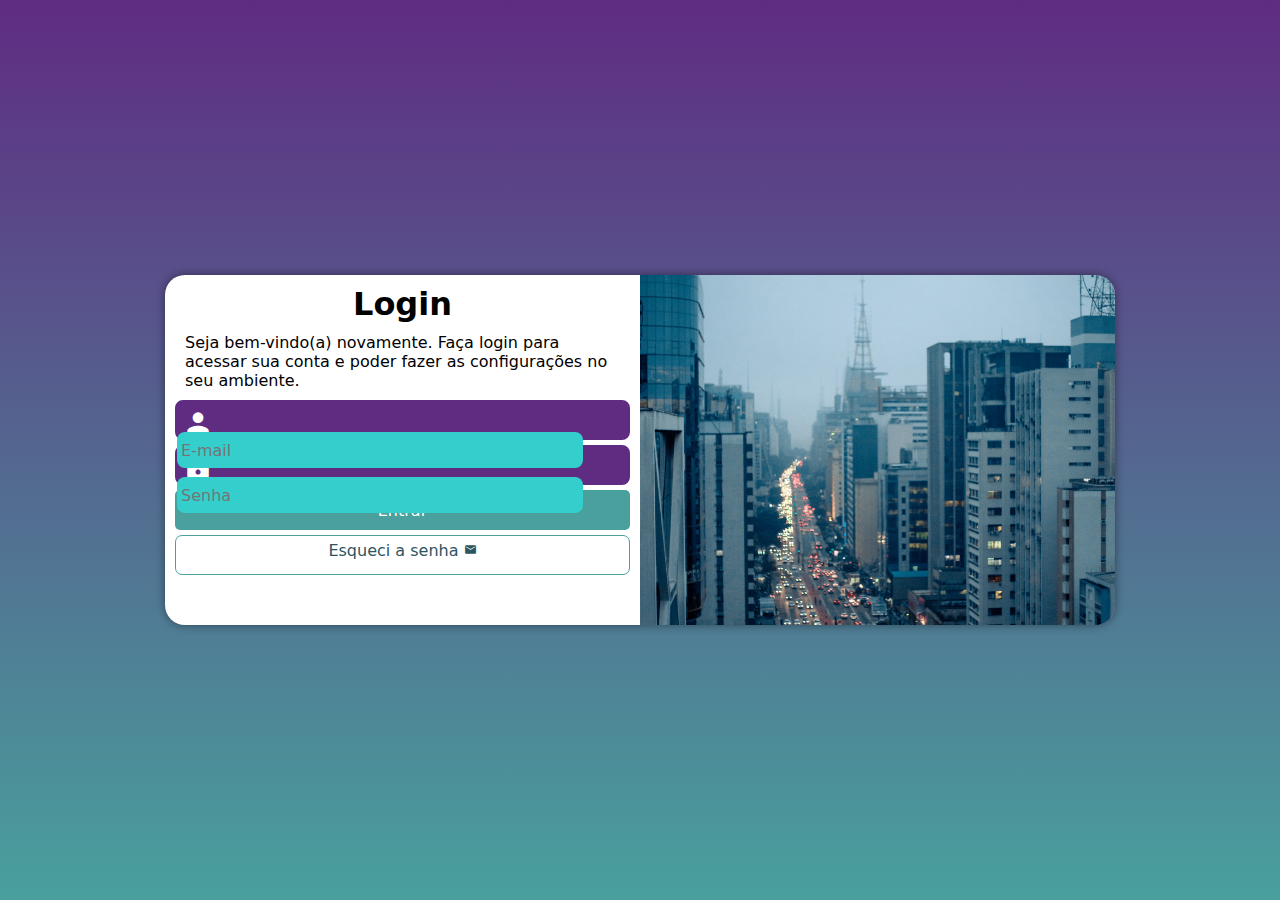
<file: projeto-login/index.html>
<!DOCTYPE html>
<html lang="pt-br">

<head>
    <meta charset="UTF-8">
    <meta http-equiv="X-UA-Compatible" content="IE=edge">
    <meta name="viewport" content="width=device-width, initial-scale=1.0">
    <title>Login</title>
    <link href="https://fonts.googleapis.com/icon?family=Material+Icons" rel="stylesheet">
    <link rel="stylesheet" href="css/style.css">
    <link rel="stylesheet" href="css/media-queries.css">
</head>

<body>

    <main>

        <section id="login">

            <div id="imagem"></div>

            <div id="formulario">

                <h1>Login</h1>
                <p>
                    Seja bem-vindo(a) novamente. Faça login para acessar sua conta e poder fazer as configurações no seu
                    ambiente.
                </p>

                <form action="PHP/projeto.php" method="post" autocomplete="on">

                    <div class="campo">

                        <i class="material-icons">person</i>
                        <input type="email" name="login" id="ilogin" placeholder="E-mail" autocomplete="email" required
                            maxlength="30">
                        <label for="ilogin">Login</label>

                    </div>

                    <div class="campo">

                        <i class="material-icons">lock</i>
                        <input type="password" name="senha" id="isenha" placeholder="Senha"
                            autocomplete="current-password" required minlength="8" maxlength="20">
                        <label for="isenha">Senha</label>

                    </div>

                    <input type="submit" value="Entrar">
                    <a href="esqueci.html" class="botao">Esqueci a senha <i class="material-icons">mail</i></a>

                </form>

            </div>

        </section>

    </main>

</body>

</html>
</file>
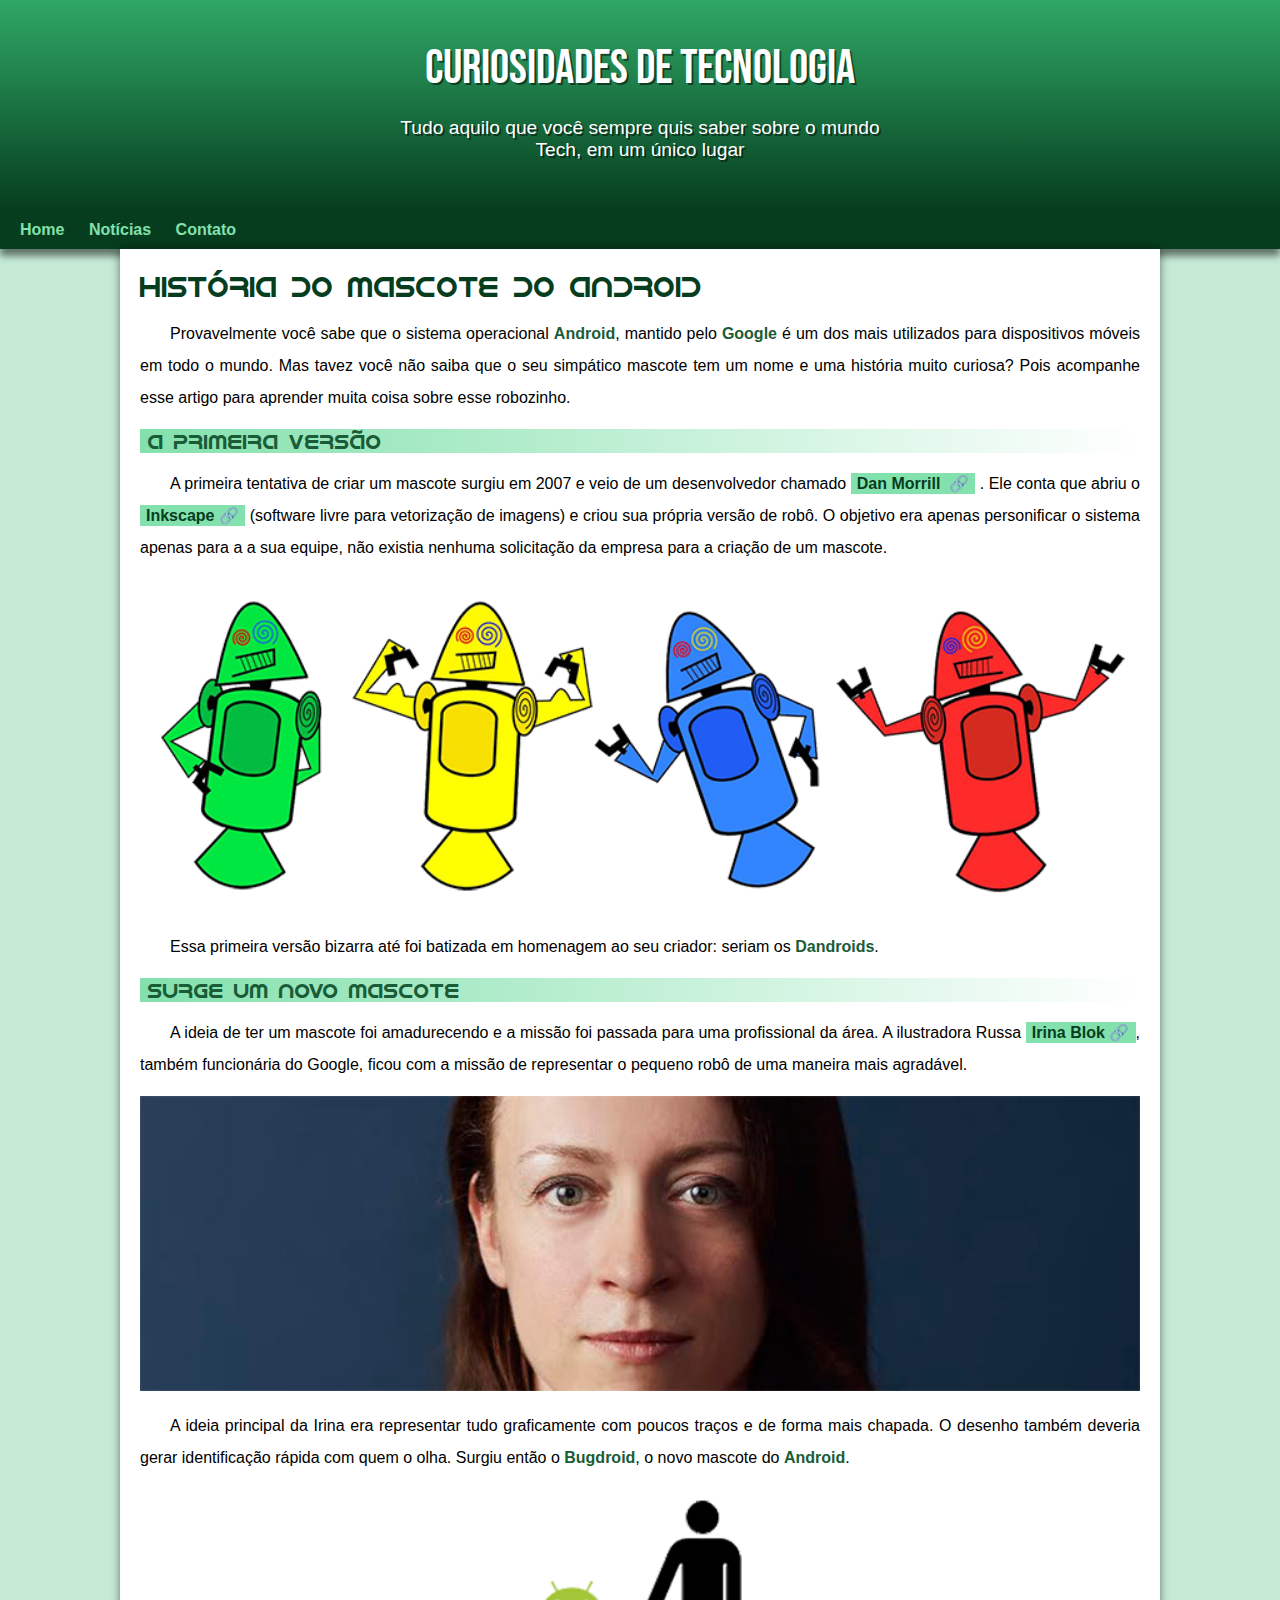
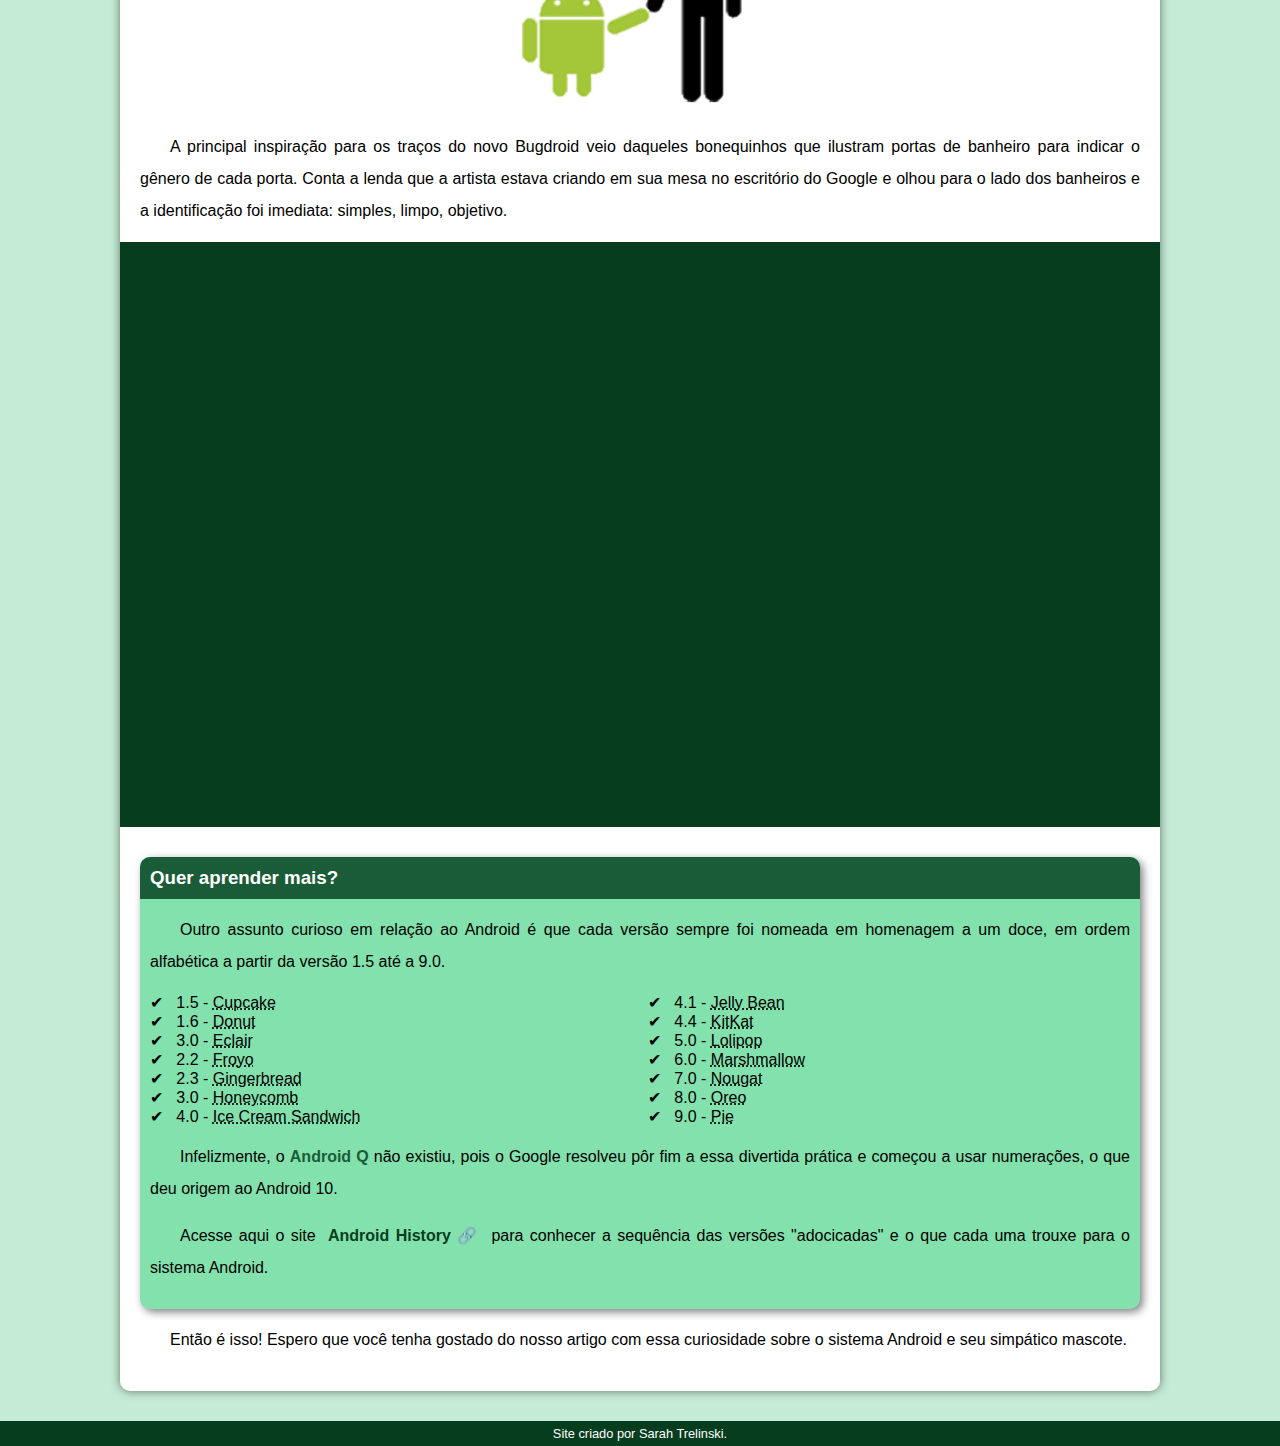
<file: projeto-android/projeto/index.html>
<!DOCTYPE html>
<html lang="pt-br">

<head>
    <meta charset="UTF-8">
    <meta http-equiv="X-UA-Compatible" content="IE=edge">
    <meta name="viewport" content="width=device-width, initial-scale=1.0">
    <title>Projeto</title>
    <link rel="shortcut icon" href="imagens/favicon.ico" type="image/x-icon">
    <link rel="stylesheet" href="css/style.css">
</head>

<body>

    <header>

        <h1>Curiosidades de Tecnologia</h1>

        <p>Tudo aquilo que você sempre quis saber sobre o mundo Tech, em um único lugar</p>

    </header>

    <nav>

        <a href="#">Home</a>
        <a href="#">Notícias</a>
        <a href="#">Contato</a>

    </nav>

    <main>

        <article>

            <h1>História do Mascote do Android</h1>

            <p>
                Provavelmente você sabe que o sistema operacional <strong>Android</strong>, mantido pelo
                <strong>Google</strong> é um dos mais utilizados para dispositivos móveis em todo o mundo. Mas tavez
                você não saiba que o seu simpático mascote tem um nome e uma história muito curiosa? Pois acompanhe esse
                artigo para aprender muita coisa sobre esse robozinho.
            </p>

            <h2>A primeira versão</h2>

            <p>
                A primeira tentativa de criar um mascote surgiu em 2007 e veio de um desenvolvedor chamado
                <a href="https://androidcommunity.com/dan-morrill-shows-us-the-android-mascot-that-almost-was-20130103/"
                    target="_blank" class="externo"> Dan Morrill
                </a>
                . Ele conta que abriu o <a href="https://inkscape.org/pt-br/" target="_blank" class="externo">
                    Inkscape</a> (software livre para vetorização de imagens) e criou sua própria versão de robô.
                O objetivo era apenas personificar o sistema apenas para a a sua equipe, não existia nenhuma solicitação
                da empresa para a criação de um mascote.
            </p>

            <picture>
                <source media="(max-width: 670px)" srcset="imagens/dan-droids-p.png">
                <img src="imagens/dan-droids.png" alt="Primeiro mascote do Android">
            </picture>

            <p>
                Essa primeira versão bizarra até foi batizada em homenagem ao seu criador: seriam os
                <strong>Dandroids</strong>.
            </p>

            <h2>Surge um novo mascote</h2>

            <p>
                A ideia de ter um mascote foi amadurecendo e a missão foi passada para uma profissional da área. A
                ilustradora Russa <a href="https://www.irinablok.com/android" target="_blank" class="externo">Irina
                    Blok</a>, também funcionária do Google, ficou com a missão de representar o pequeno robô de uma
                maneira mais agradável.
            </p>

            <picture>
                <source media="(max-width: 670px)" srcset="imagens/irina-blok-p.jpg">
                <img src="imagens/irina-blok.jpg" alt="Irina Blok criadora do Bugdroid">
            </picture>

            <p>
                A ideia principal da Irina era representar tudo graficamente com poucos traços e de forma mais
                chapada. O desenho também deveria gerar identificação rápida com quem o olha. Surgiu então o
                <strong>Bugdroid</strong>, o novo mascote do <strong>Android</strong>.
            </p>

            <img src="imagens/bugdroid.png" class="pequena" alt="Bugdroid">

            <p>
                A principal inspiração para os traços do novo Bugdroid veio daqueles bonequinhos que
                ilustram portas de banheiro para indicar o gênero de cada porta. Conta a lenda que a artista estava
                criando em sua mesa no escritório do Google e olhou para o lado dos banheiros e a
                identificação foi imediata: simples, limpo, objetivo.
            </p>

            <div class="video">
                <iframe width="560" height="315" src="https://www.youtube.com/embed/l2UDgpLz20M"
                    title="YouTube video player" frameborder="0"
                    allow="accelerometer; autoplay; clipboard-write; encrypted-media; gyroscope; picture-in-picture; web-share"
                    allowfullscreen>
                </iframe>
            </div>

            <aside>

                <h3>Quer aprender mais?</h3>

                <p>
                    Outro assunto curioso em relação ao Android é que cada versão sempre foi nomeada em
                    homenagem a um doce, em ordem alfabética a partir da versão 1.5 até a 9.0.
                </p>

                <ul>
                    <li>
                        1.5 - <abbr title="Bolo de Copo">Cupcake</abbr>
                    </li>
                    <li>
                        1.6 - <abbr title="Rosquinha">Donut</abbr>
                    </li>
                    <li>
                        3.0 - <abbr title="Bomba">Eclair</abbr>
                    </li>
                    <li>
                        2.2 - <abbr title="Iorgute Congelado"> Froyo</abbr>
                    </li>
                    <li>
                        2.3 - <abbr title="Biscoito de Gingibre">Gingerbread</abbr>
                    </li>
                    <li>
                        3.0 - <abbr title="Favo de Mel">Honeycomb</abbr>
                    </li>
                    <li>
                        4.0 - <abbr title="Sanduíche de Sorvete">Ice Cream Sandwich</abbr>
                    </li>
                    <li>
                        4.1 - <abbr title="Jujuba">Jelly Bean</abbr>
                    </li>
                    <li>
                        4.4 - <abbr title="KitKat">KitKat</abbr>
                    </li>
                    <li>
                        5.0 - <abbr title="Pirulito">Lolipop</abbr>
                    </li>
                    <li>
                        6.0 - <abbr title="Marshmallow">Marshmallow</abbr>
                    </li>
                    <li>
                        7.0 - <abbr title="Torrone">Nougat</abbr>
                    </li>
                    <li>
                        8.0 - <abbr title="Oreo">Oreo</abbr>
                    </li>
                    <li>
                        9.0 - <abbr title="Torta">Pie</abbr>
                    </li>
                </ul>

                <p>
                    Infelizmente, o <strong>Android Q</strong> não existiu, pois o Google resolveu pôr
                    fim a essa divertida prática e começou a usar numerações, o que deu origem ao Android 10.
                </p>

                <p>
                    Acesse aqui o site
                    <a href="https://www.android.com/inpl/en_uk/history" target="_blank" class="externo"> Android
                        History</a> para conhecer a sequência das versões "adocicadas" e o que cada uma trouxe para o
                    sistema Android.
                </p>

            </aside>

            <p>
                Então é isso! Espero que você tenha gostado do nosso artigo com essa curiosidade sobre o
                sistema Android e seu simpático mascote.
            </p>

        </article>

    </main>

    <footer>

        <p>Site criado por Sarah Trelinski.</p>

    </footer>

</body>

</html>
</file>
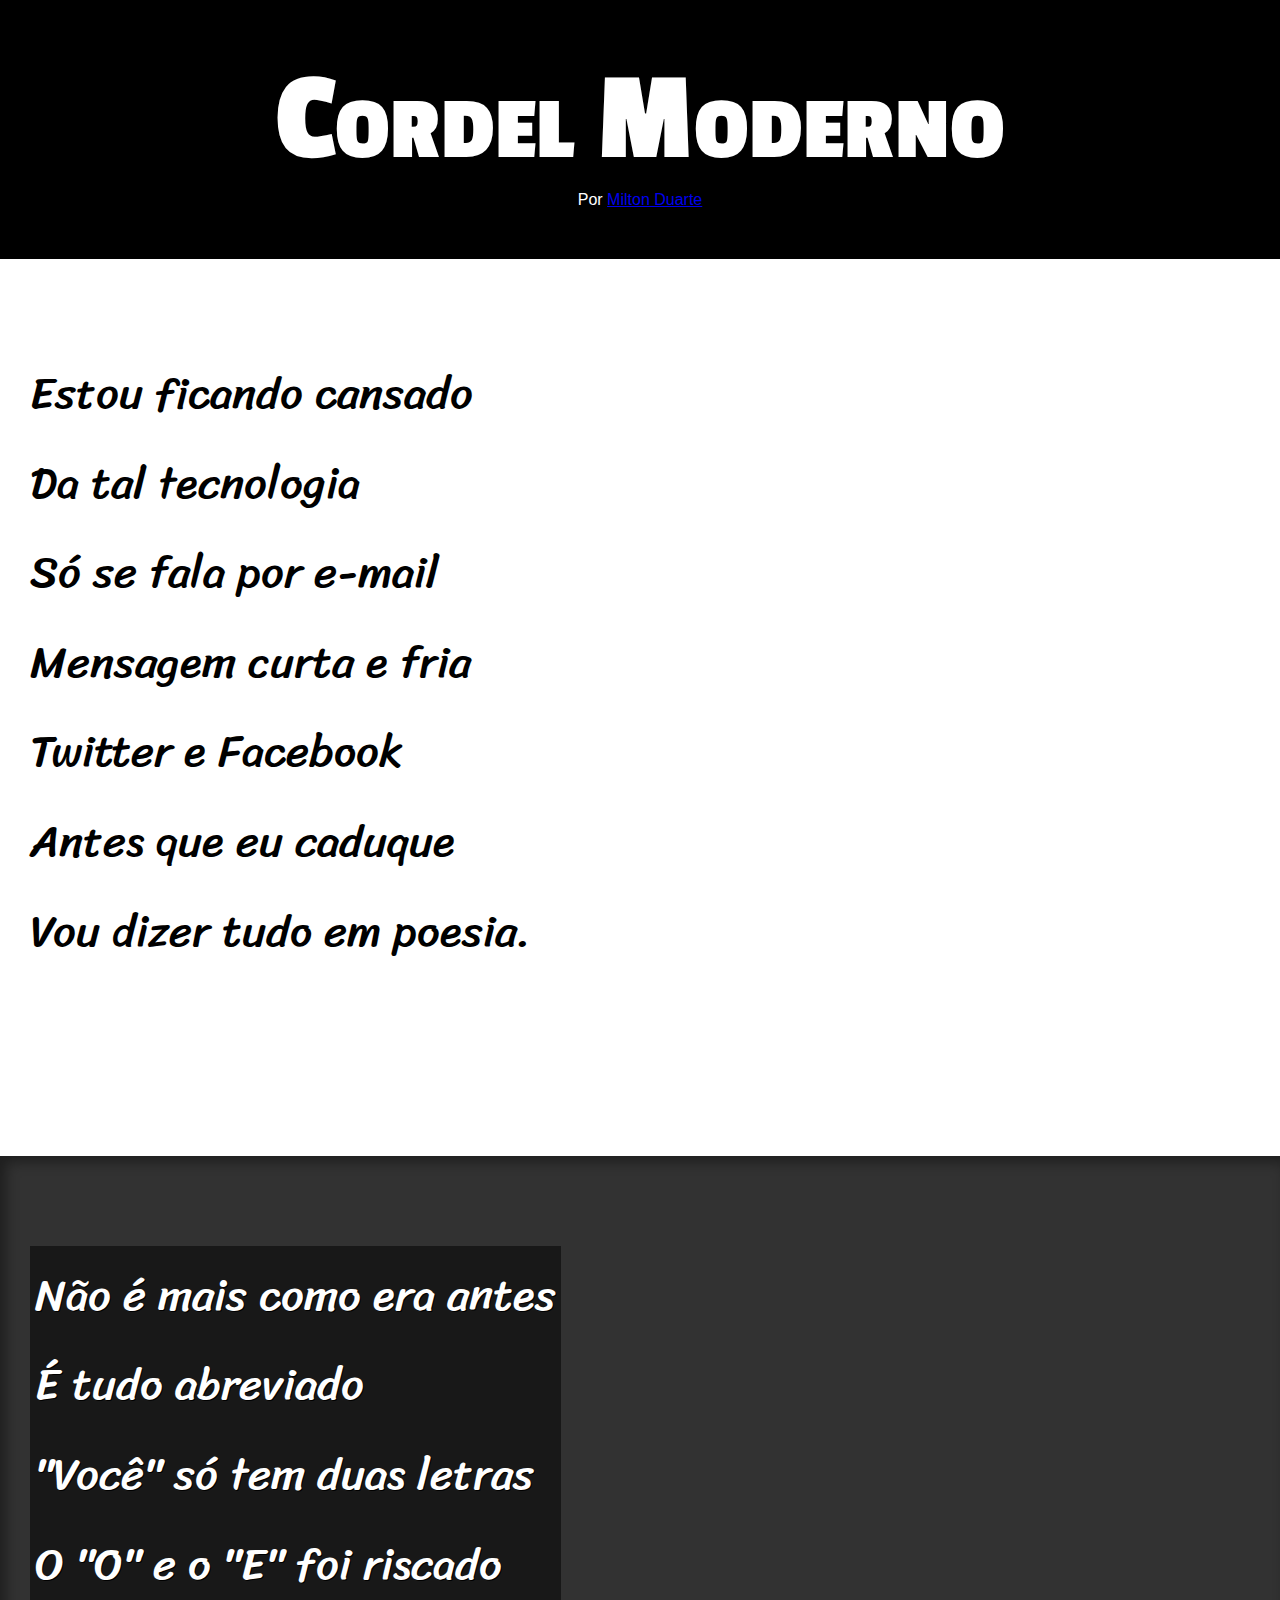
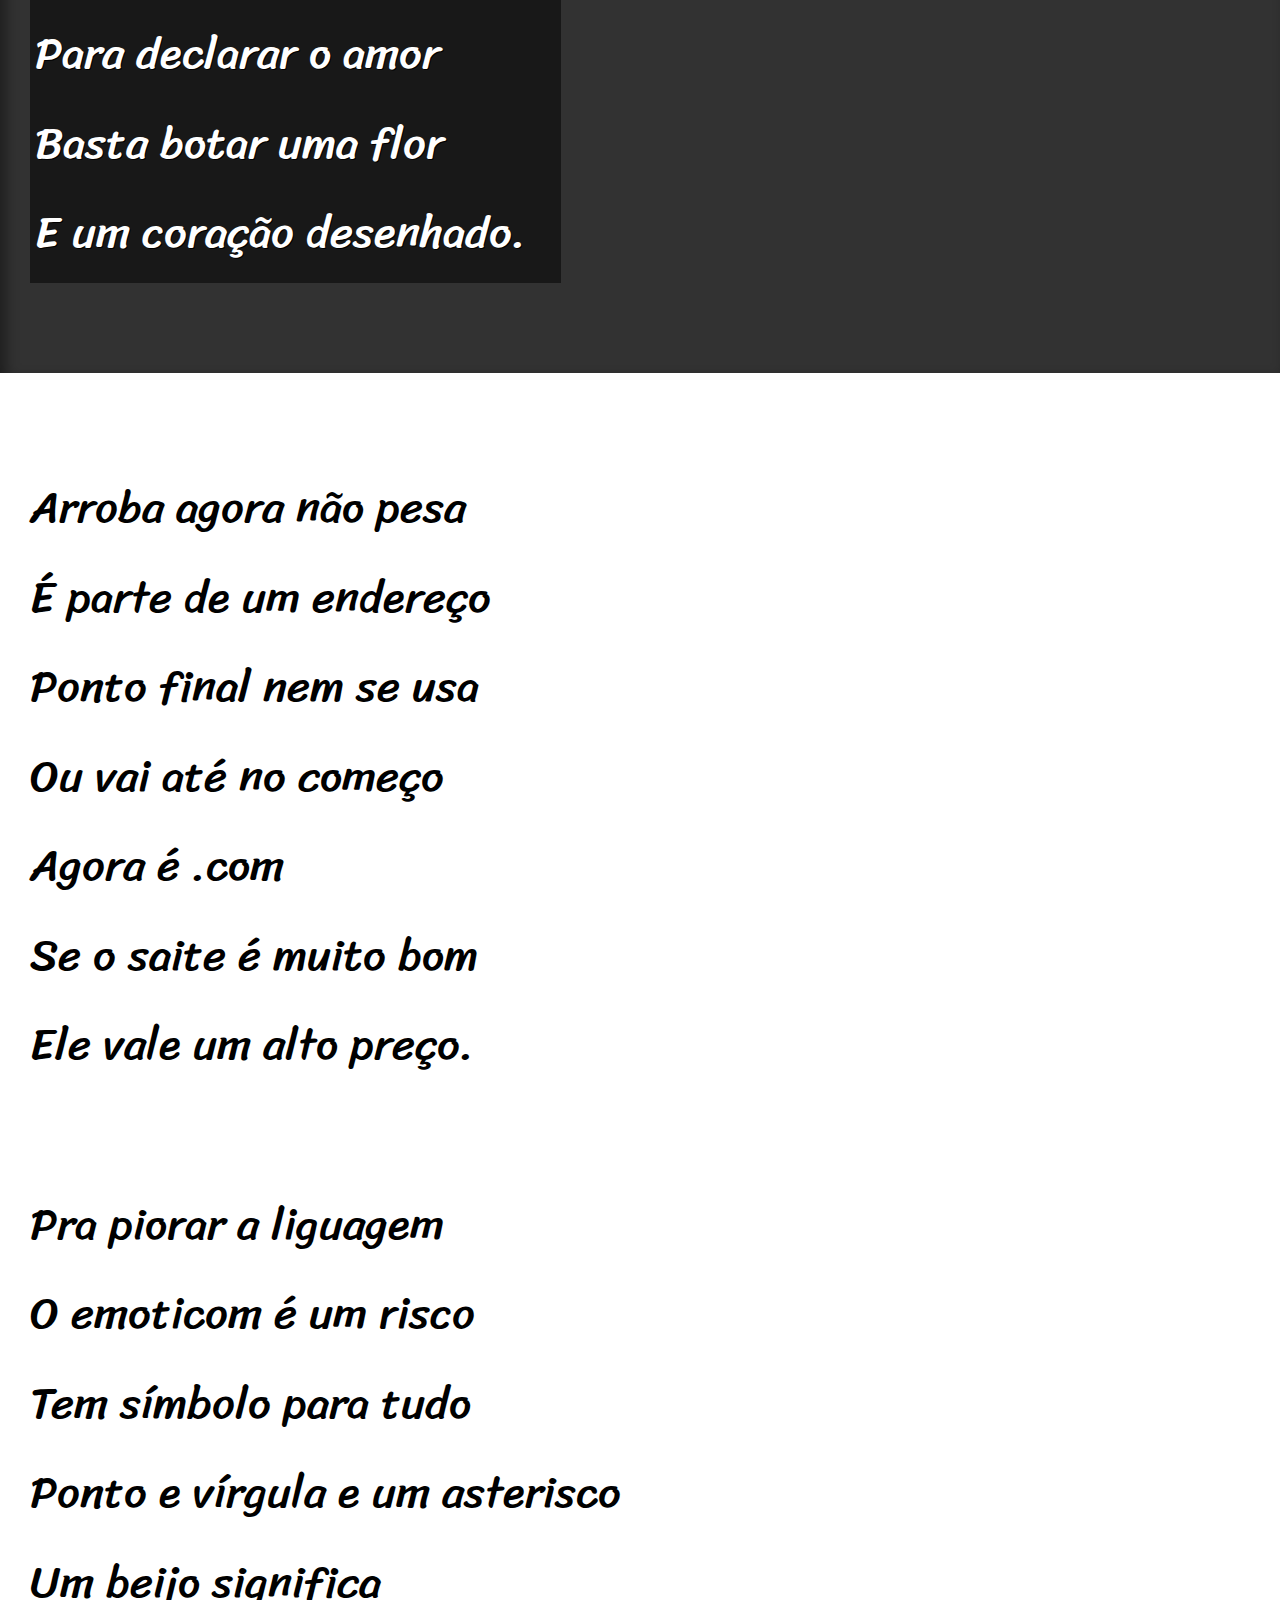
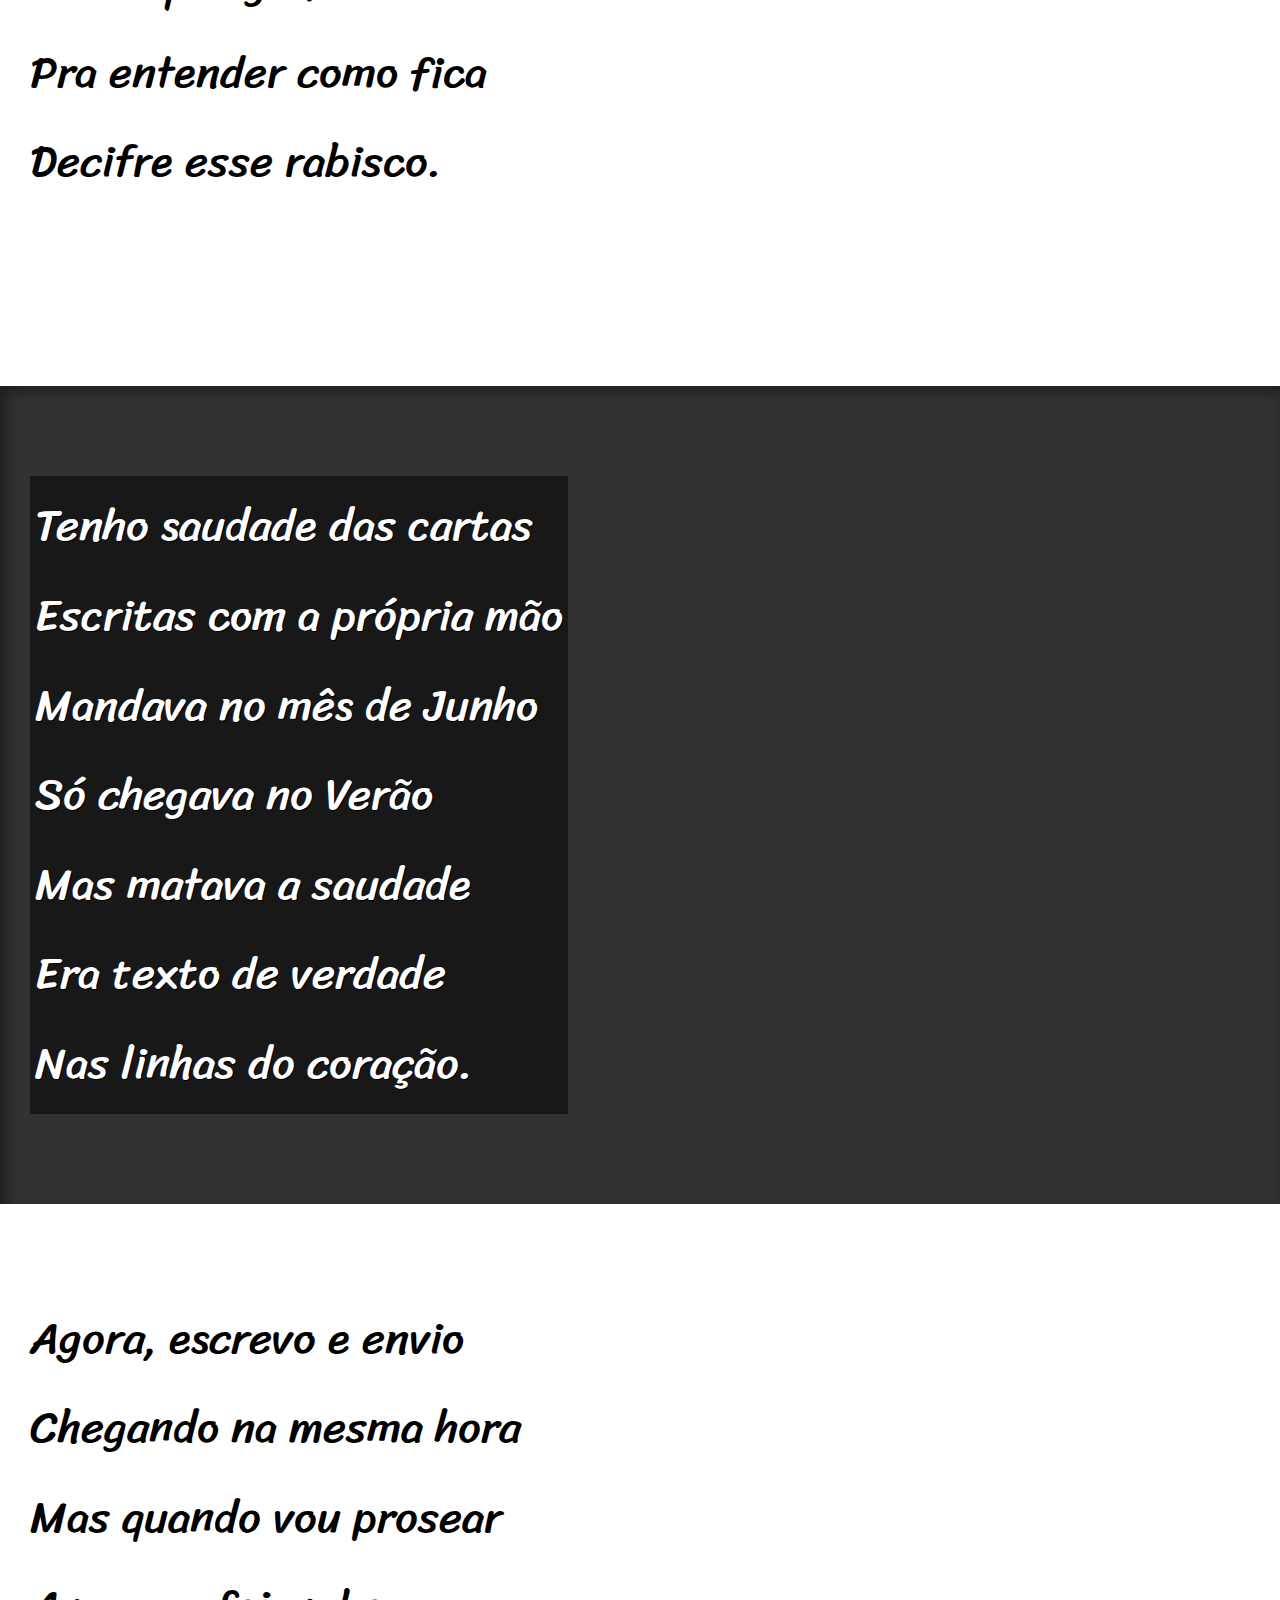
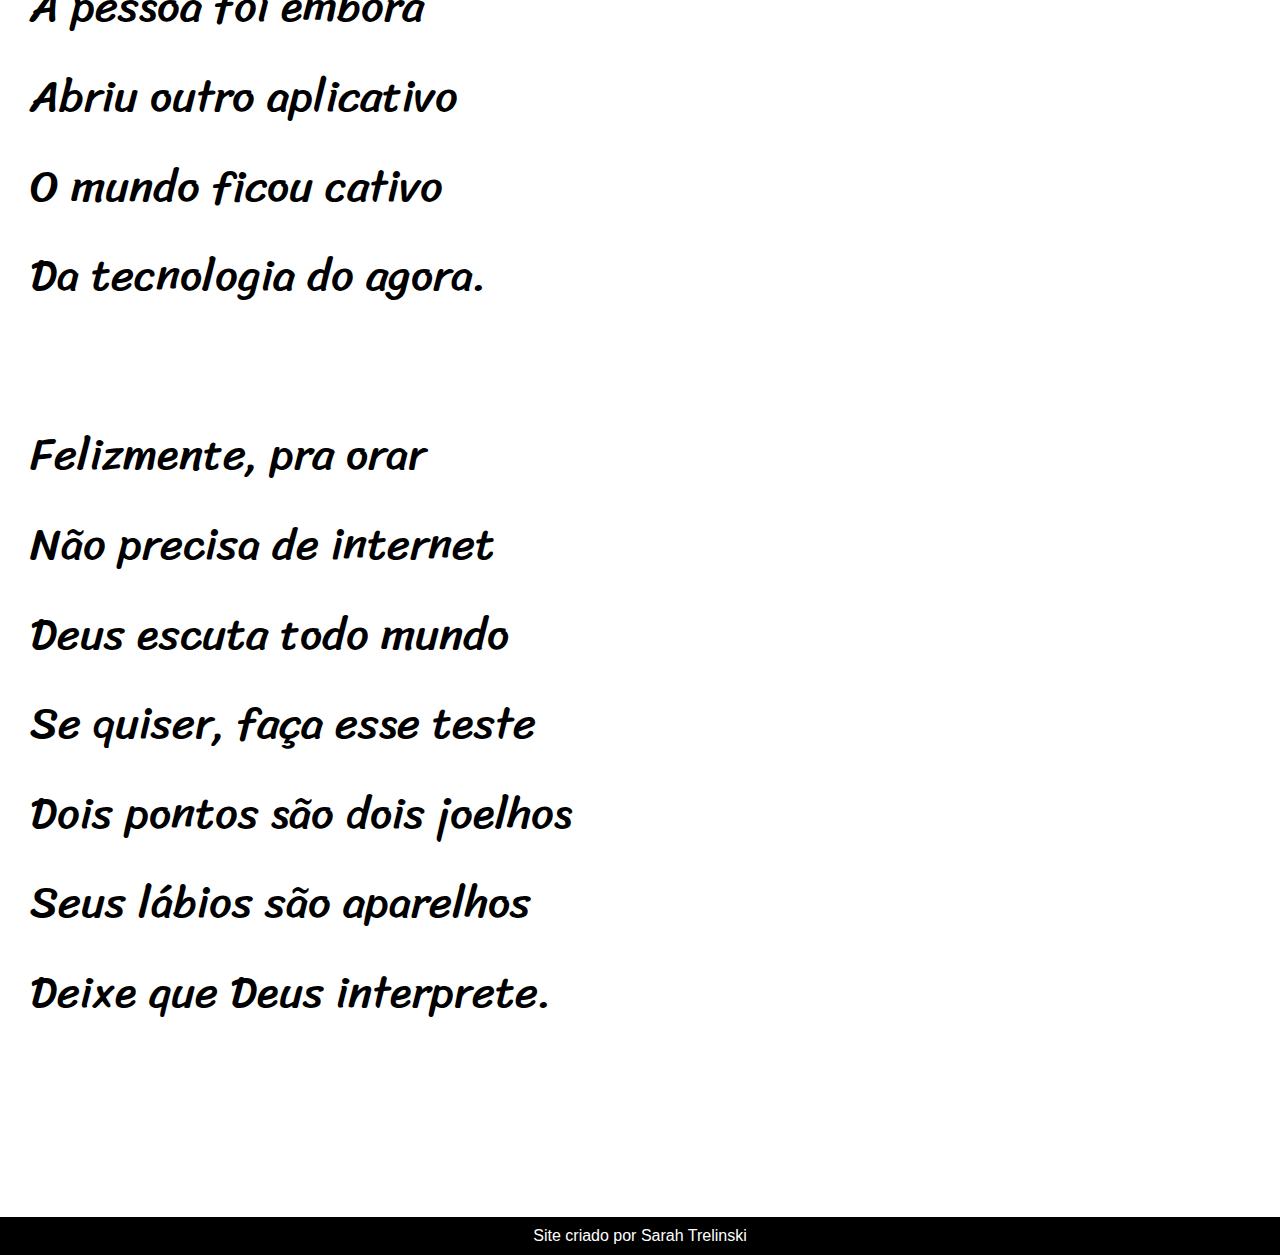
<file: projeto-cordel/projeto/index.html>
<!DOCTYPE html>
<html lang="pt-br">

<head>
    <meta charset="UTF-8">
    <meta http-equiv="X-UA-Compatible" content="IE=edge">
    <meta name="viewport" content="width=device-width, initial-scale=1.0">
    <title>Cordel Moderno</title>
    <link rel="stylesheet" href="css/style.css">
</head>

<body>

    <header>

        <h1>Cordel Moderno</h1>
        <p>
            Por <a href="https://www.recantodasletras.com.br/poesias/3186743" target="_blank">Milton Duarte</a>
        </p>


    </header>

    <section class="normal">

        <p>
            Estou ficando cansado <br>
            Da tal tecnologia <br>
            Só se fala por e-mail <br>
            Mensagem curta e fria <br>
            Twitter e Facebook <br>
            Antes que eu caduque <br>
            Vou dizer tudo em poesia.
        </p>

    </section>

    <section class="imagem" id="img01">

        <p>
            Não é mais como era antes <br>
            É tudo abreviado <br>
            "Você" só tem duas letras <br>
            O "O" e o "E" foi riscado <br>
            Para declarar o amor <br>
            Basta botar uma flor <br>
            E um coração desenhado.
        </p>

    </section>

    <section class="normal">

        <p>
            Arroba agora não pesa <br>
            É parte de um endereço <br>
            Ponto final nem se usa <br>
            Ou vai até no começo <br>
            Agora é .com <br>
            Se o saite é muito bom <br>
            Ele vale um alto preço.
        </p>

        <p>
            Pra piorar a liguagem <br>
            O emoticom é um risco <br>
            Tem símbolo para tudo <br>
            Ponto e vírgula e um asterisco <br>
            Um beijo significa <br>
            Pra entender como fica <br>
            Decifre esse rabisco.
        </p>

    </section>

    <section class="imagem" id="img02">

        <p>
            Tenho saudade das cartas <br>
            Escritas com a própria mão <br>
            Mandava no mês de Junho <br>
            Só chegava no Verão <br>
            Mas matava a saudade <br>
            Era texto de verdade <br>
            Nas linhas do coração.
        </p>

    </section>

    <section class="normal">

        <p>
            Agora, escrevo e envio <br>
            Chegando na mesma hora <br>
            Mas quando vou prosear <br>
            A pessoa foi embora <br>
            Abriu outro aplicativo <br>
            O mundo ficou cativo <br>
            Da tecnologia do agora.
        </p>

        <p>
            Felizmente, pra orar <br>
            Não precisa de internet <br>
            Deus escuta todo mundo <br>
            Se quiser, faça esse teste <br>
            Dois pontos são dois joelhos <br>
            Seus lábios são aparelhos <br>
            Deixe que Deus interprete.
        </p>

    </section>

    <footer>

        <p>Site criado por Sarah Trelinski</p>

    </footer>

</body>

</html>
</file>
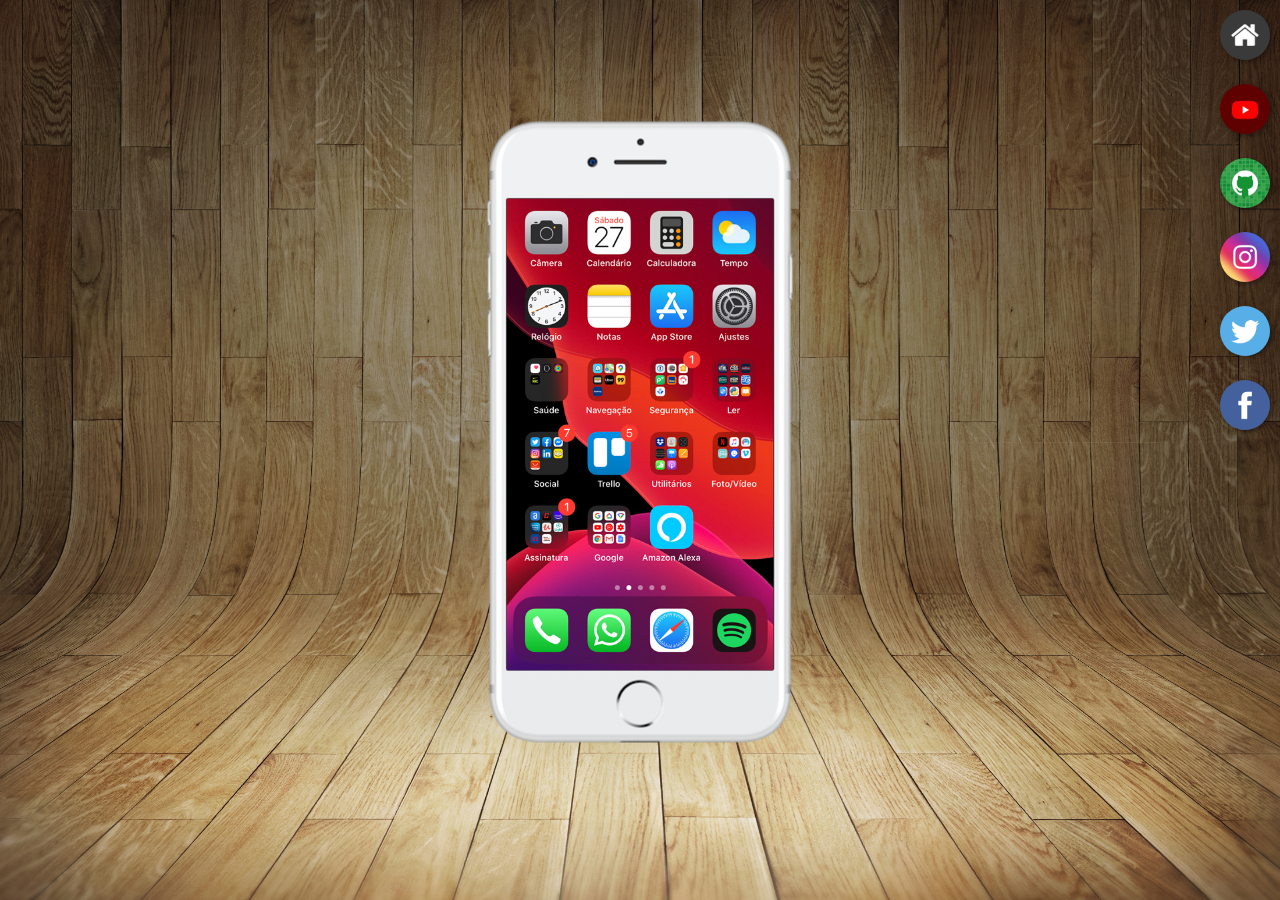
<file: projeto-redes-sociais/projeto/index.html>
<!DOCTYPE html>
<html lang="pt-br">

<head>
    <meta charset="UTF-8">
    <meta http-equiv="X-UA-Compatible" content="IE=edge">
    <meta name="viewport" content="width=device-width, initial-scale=1.0">
    <title>Redes Sociais</title>
    <link rel="stylesheet" href="css/projeto.css">
</head>

<body>

    <main>

        <section id="telefone">

            <iframe id="tela" src="home.html" name="tela" frameborder="0">
                Seu navegador não é compatível com isso.
            </iframe>

        </section>

        <section id="redes-sociais">

            <a href="home.html" target="tela"><img src="imagens/logo-home.jpg" alt=""></a> <br>
            <a href="youtube.html" target="tela"><img src="imagens/logo-youtube.jpg" alt=""></a> <br>
            <a href="github.html" target="tela"><img src="imagens/logo-github.jpg" alt=""></a> <br>
            <a href="instagram.html" target="tela"><img src="imagens/logo-instagram.jpg" alt=""></a> <br>
            <a href="twitter.html" target="tela"><img src="imagens/logo-twitter.jpg" alt=""></a> <br>
            <a href="facebook.html" target="tela"><img src="imagens/logo-facebook.jpg" alt=""></a> <br>

        </section>

    </main>
    <br>
</body>

</html>
</file>
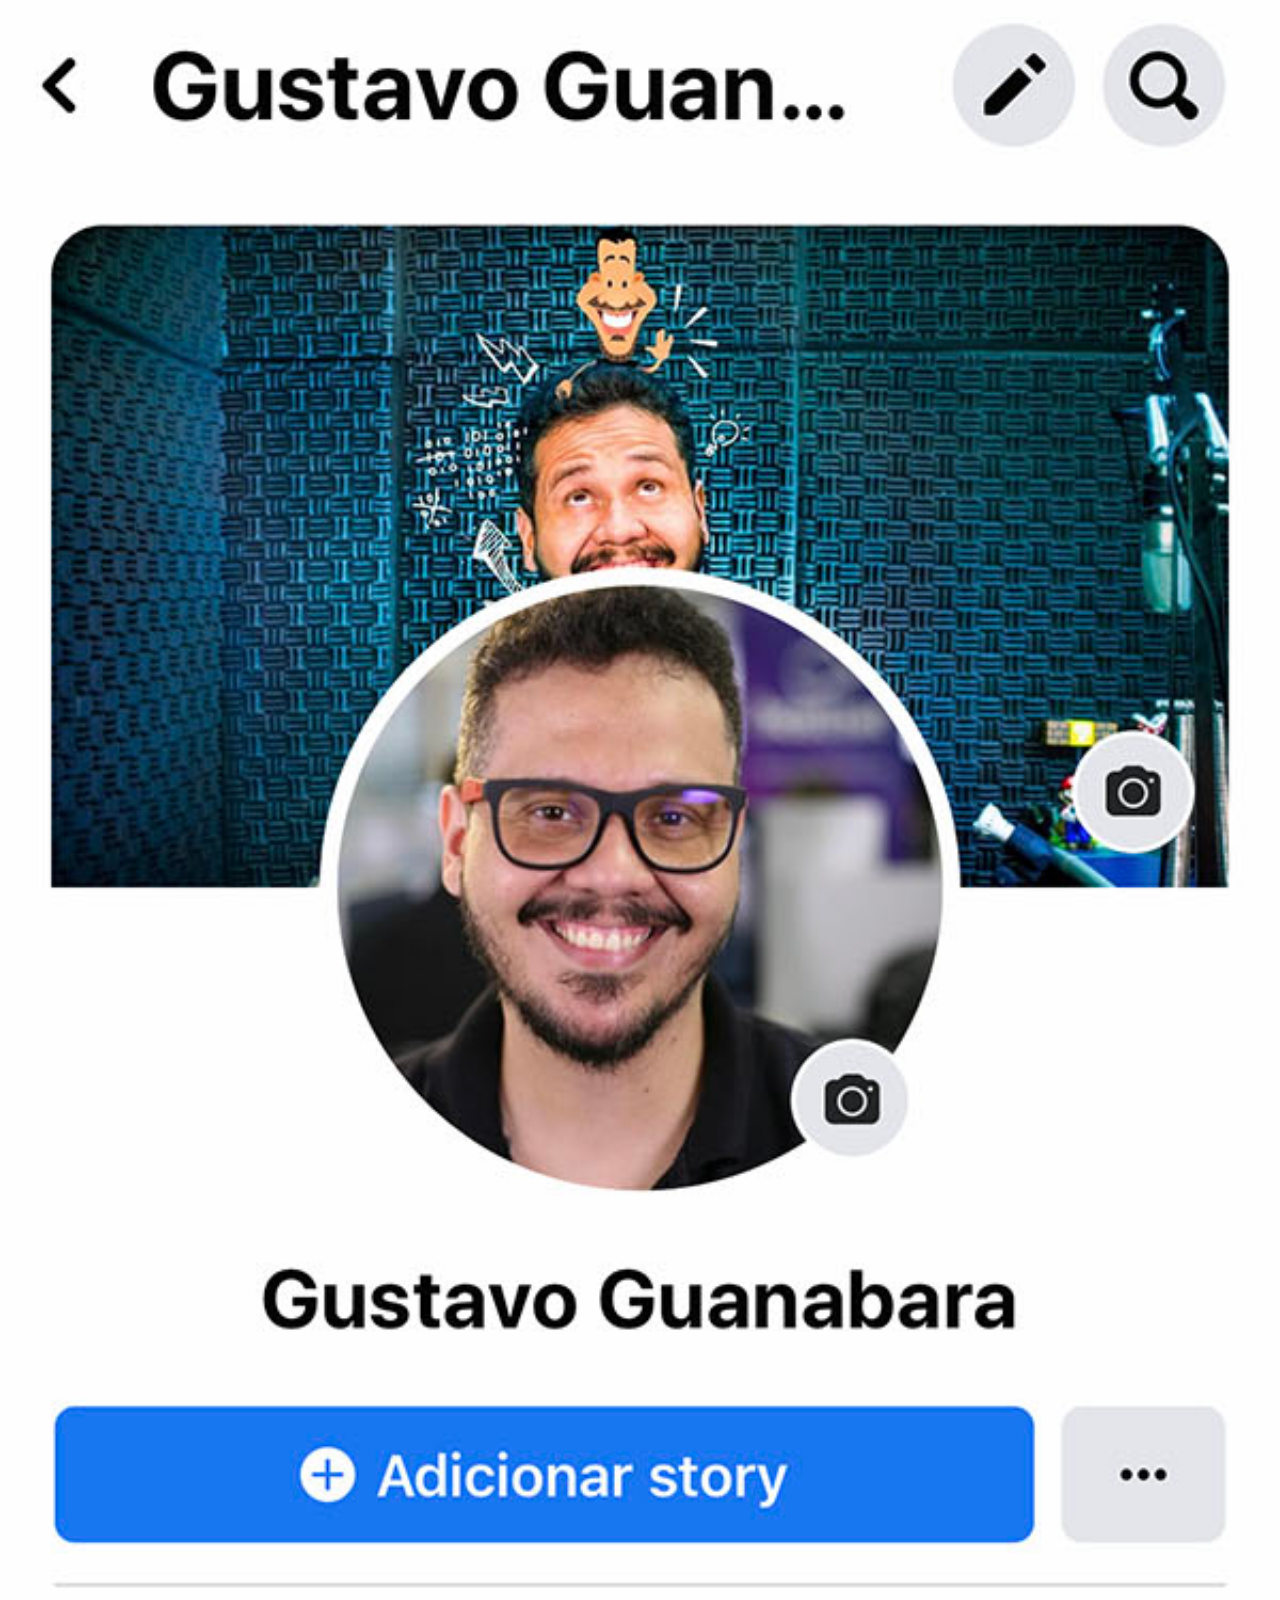
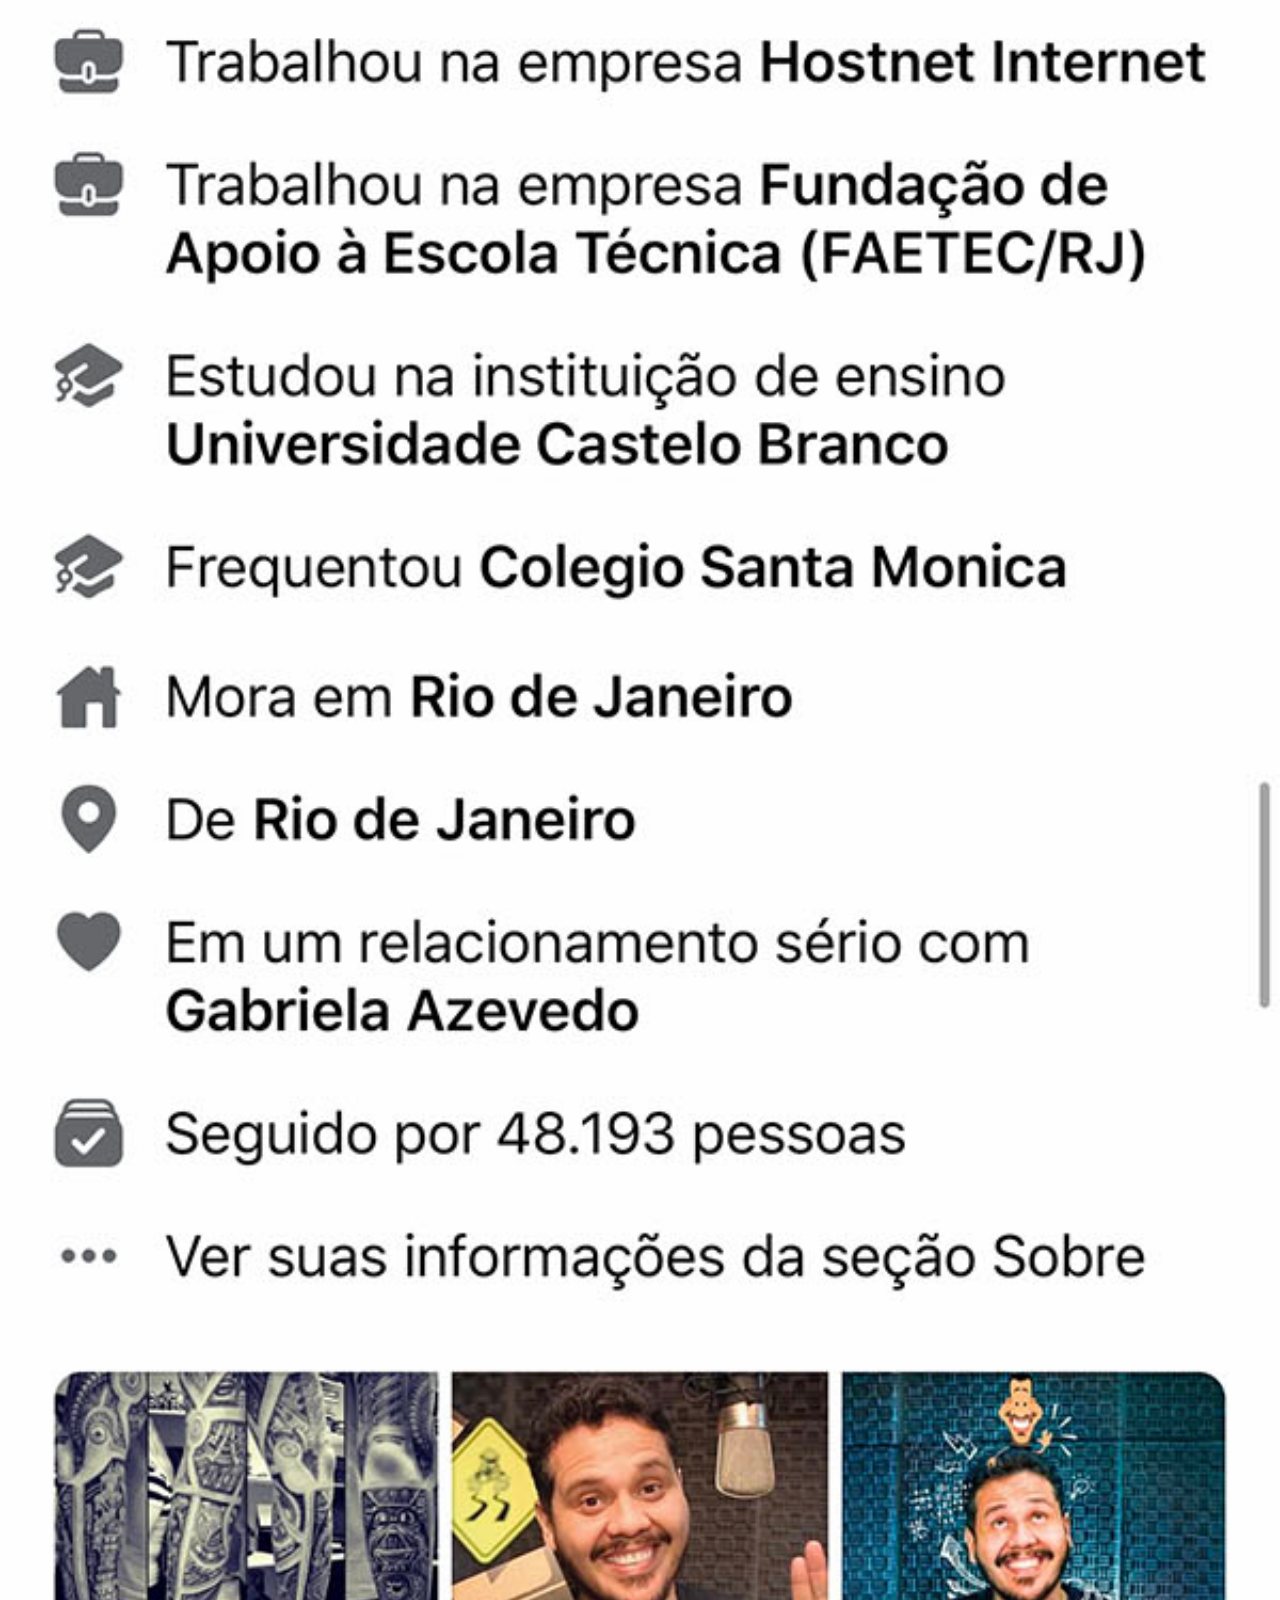
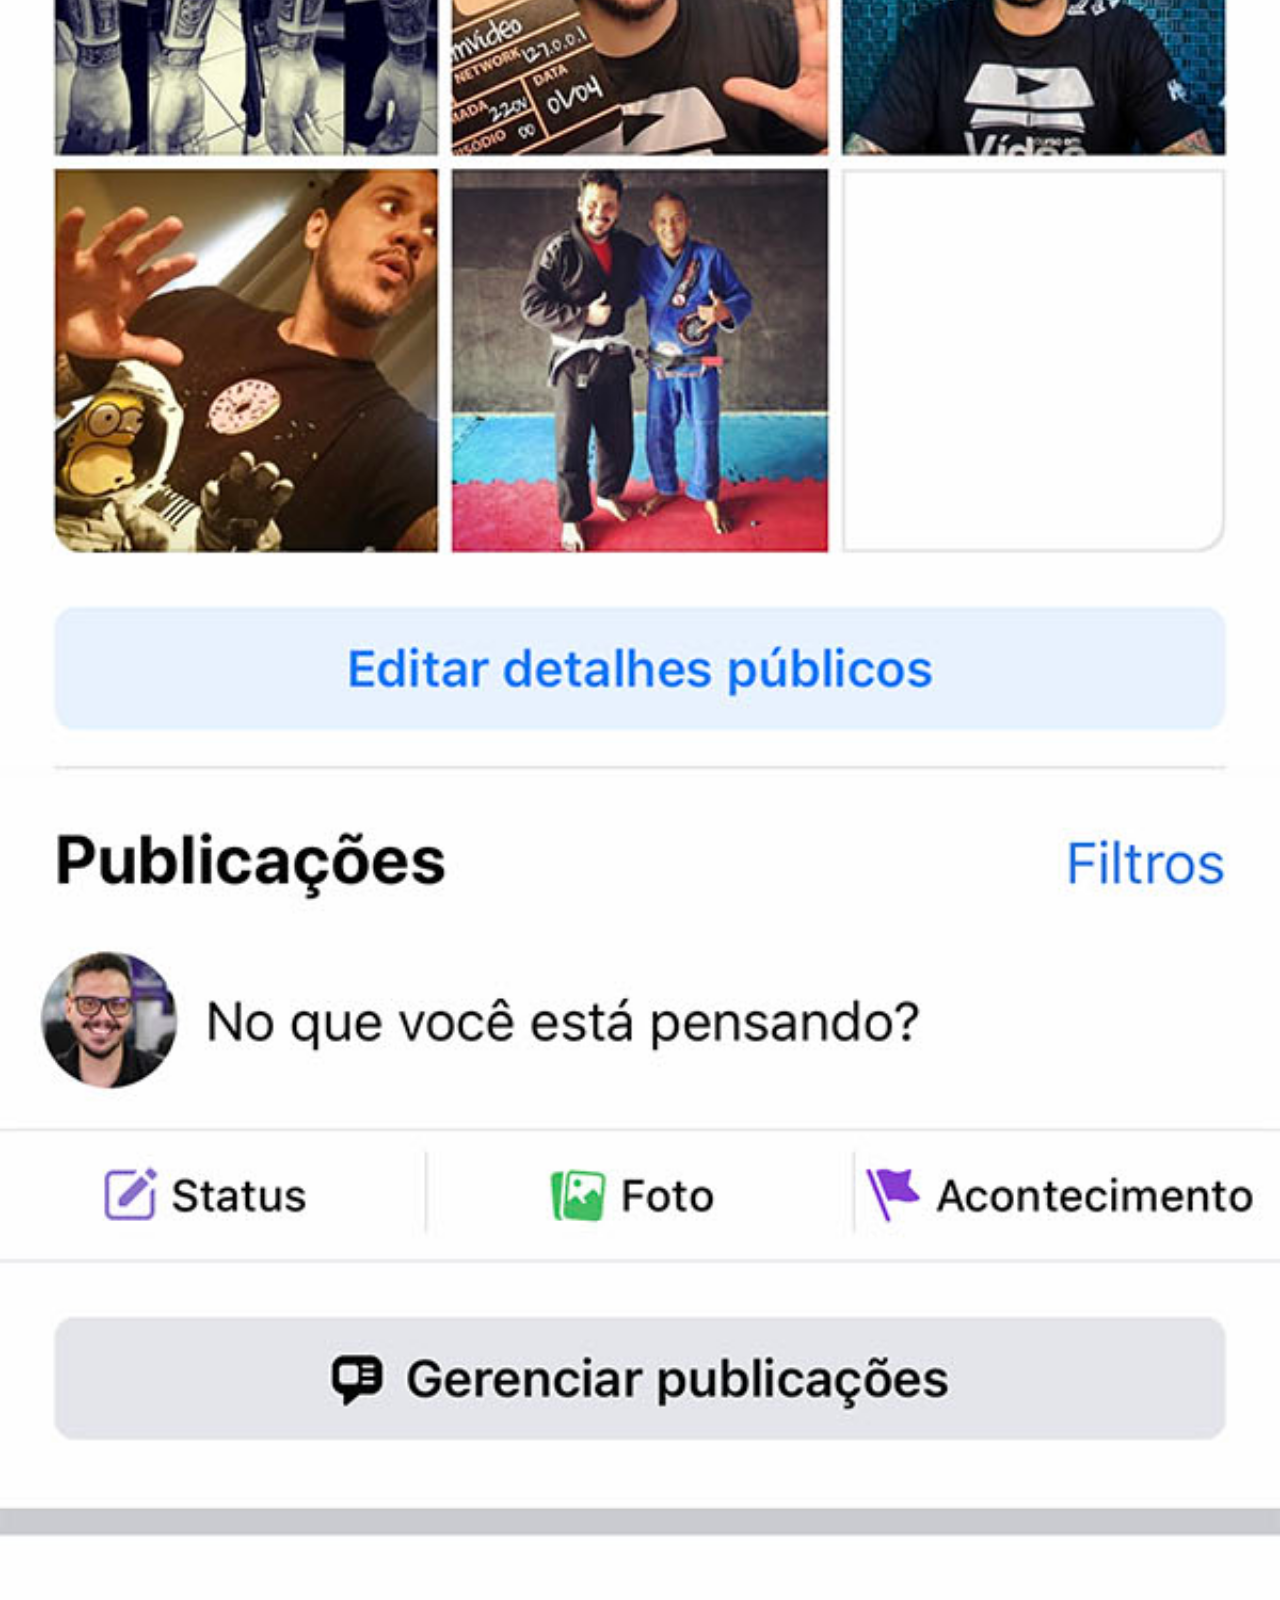
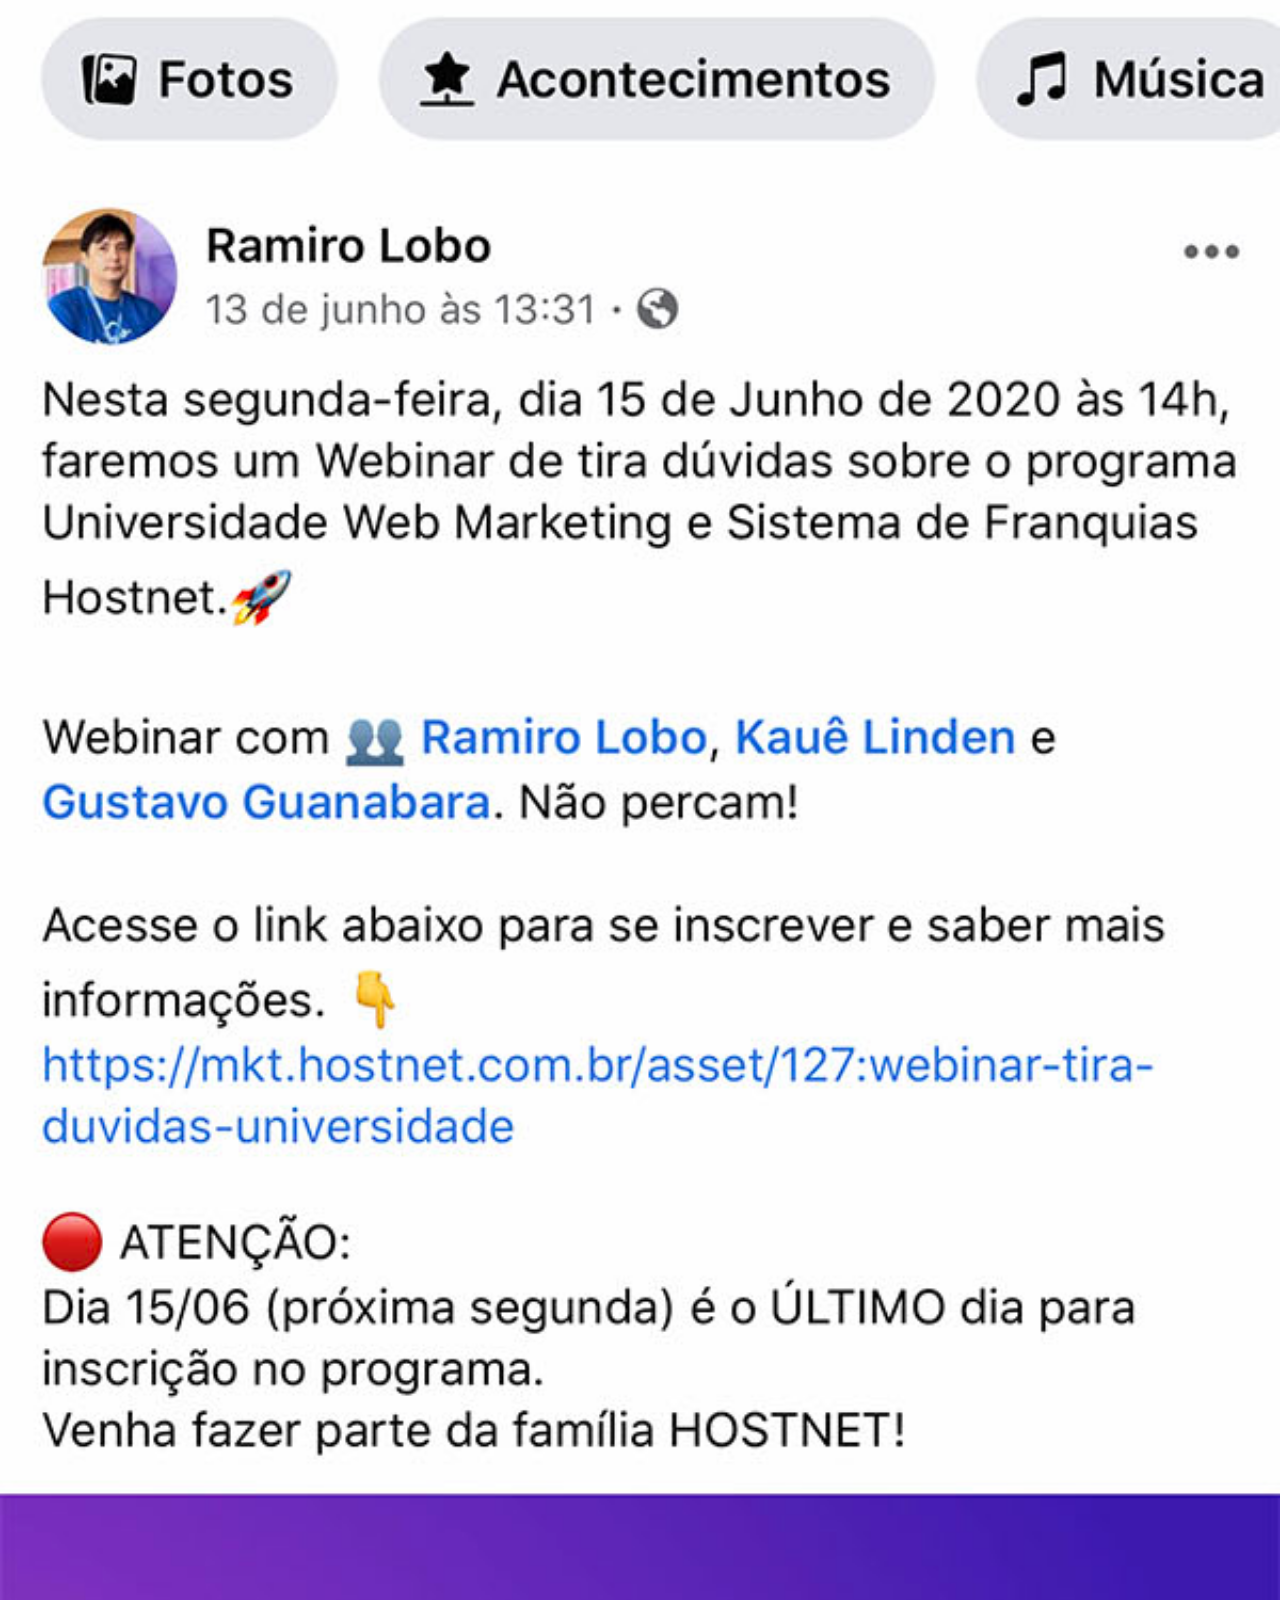
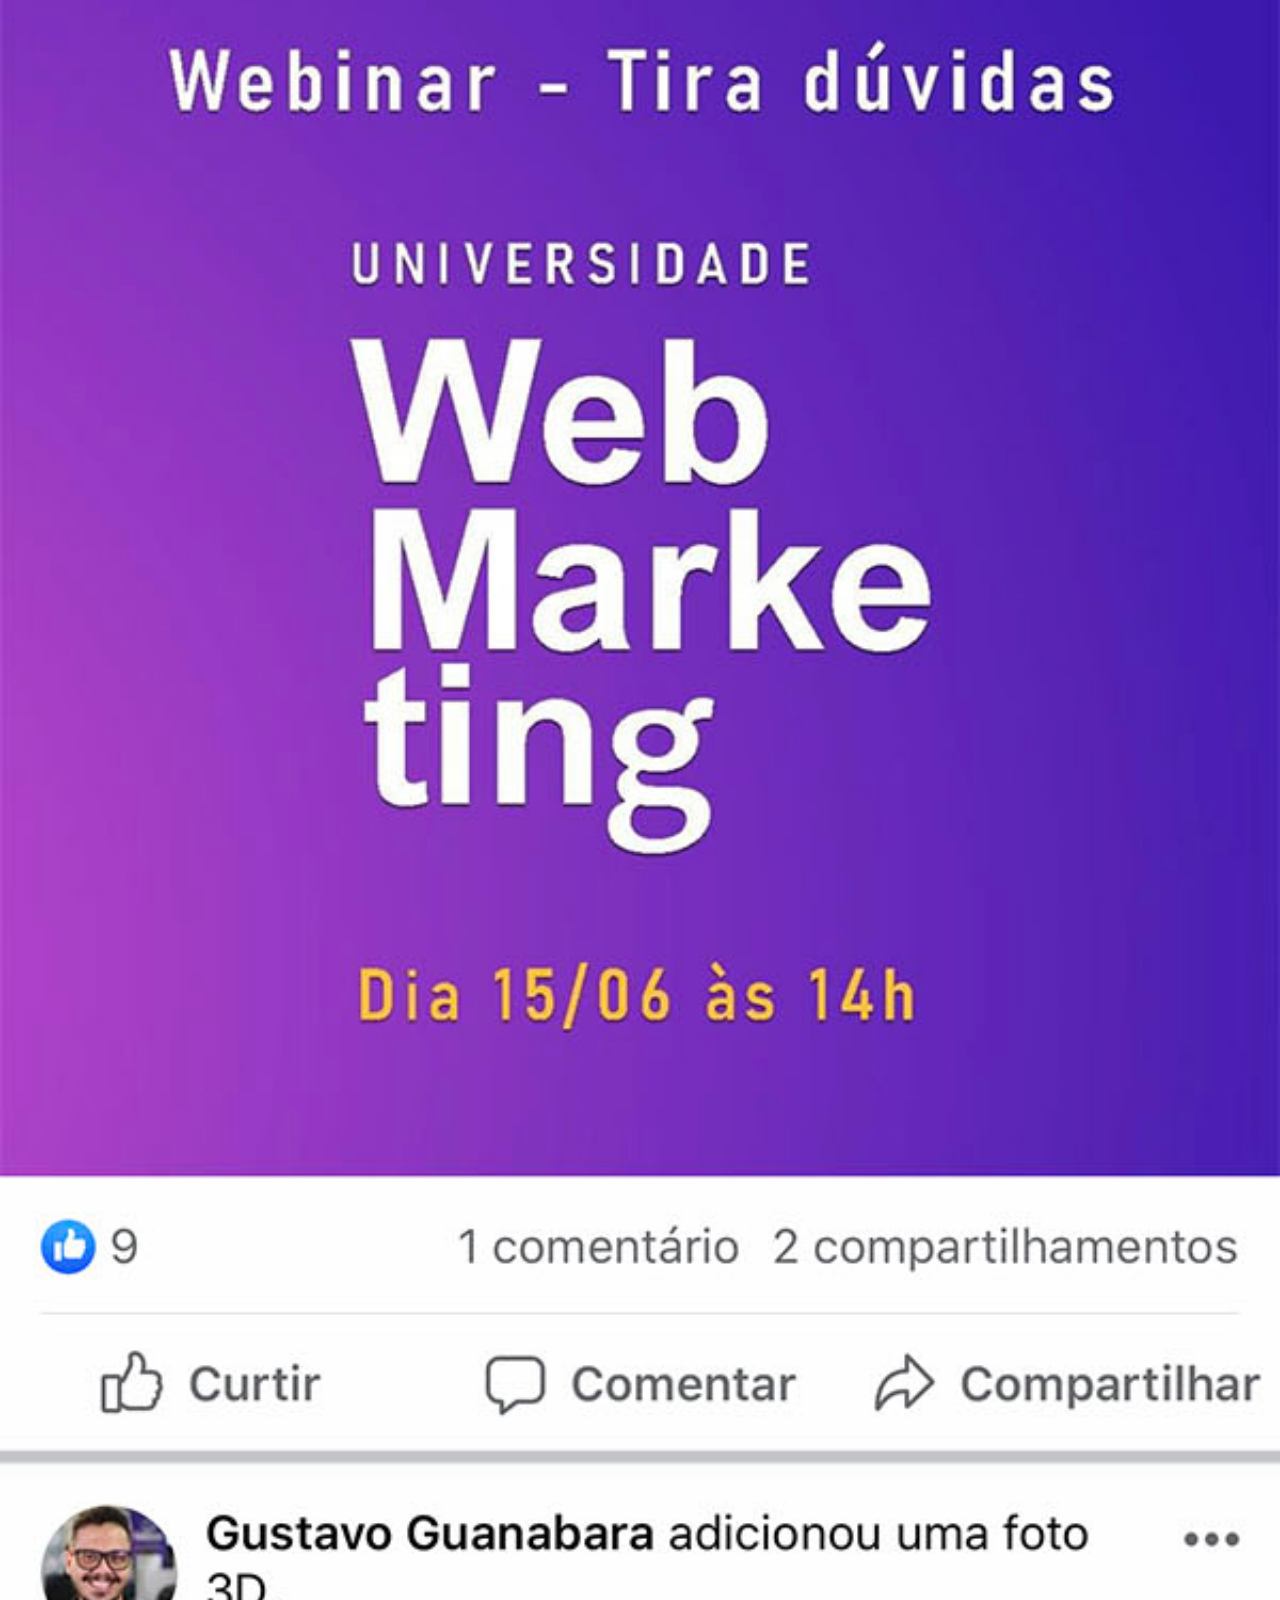
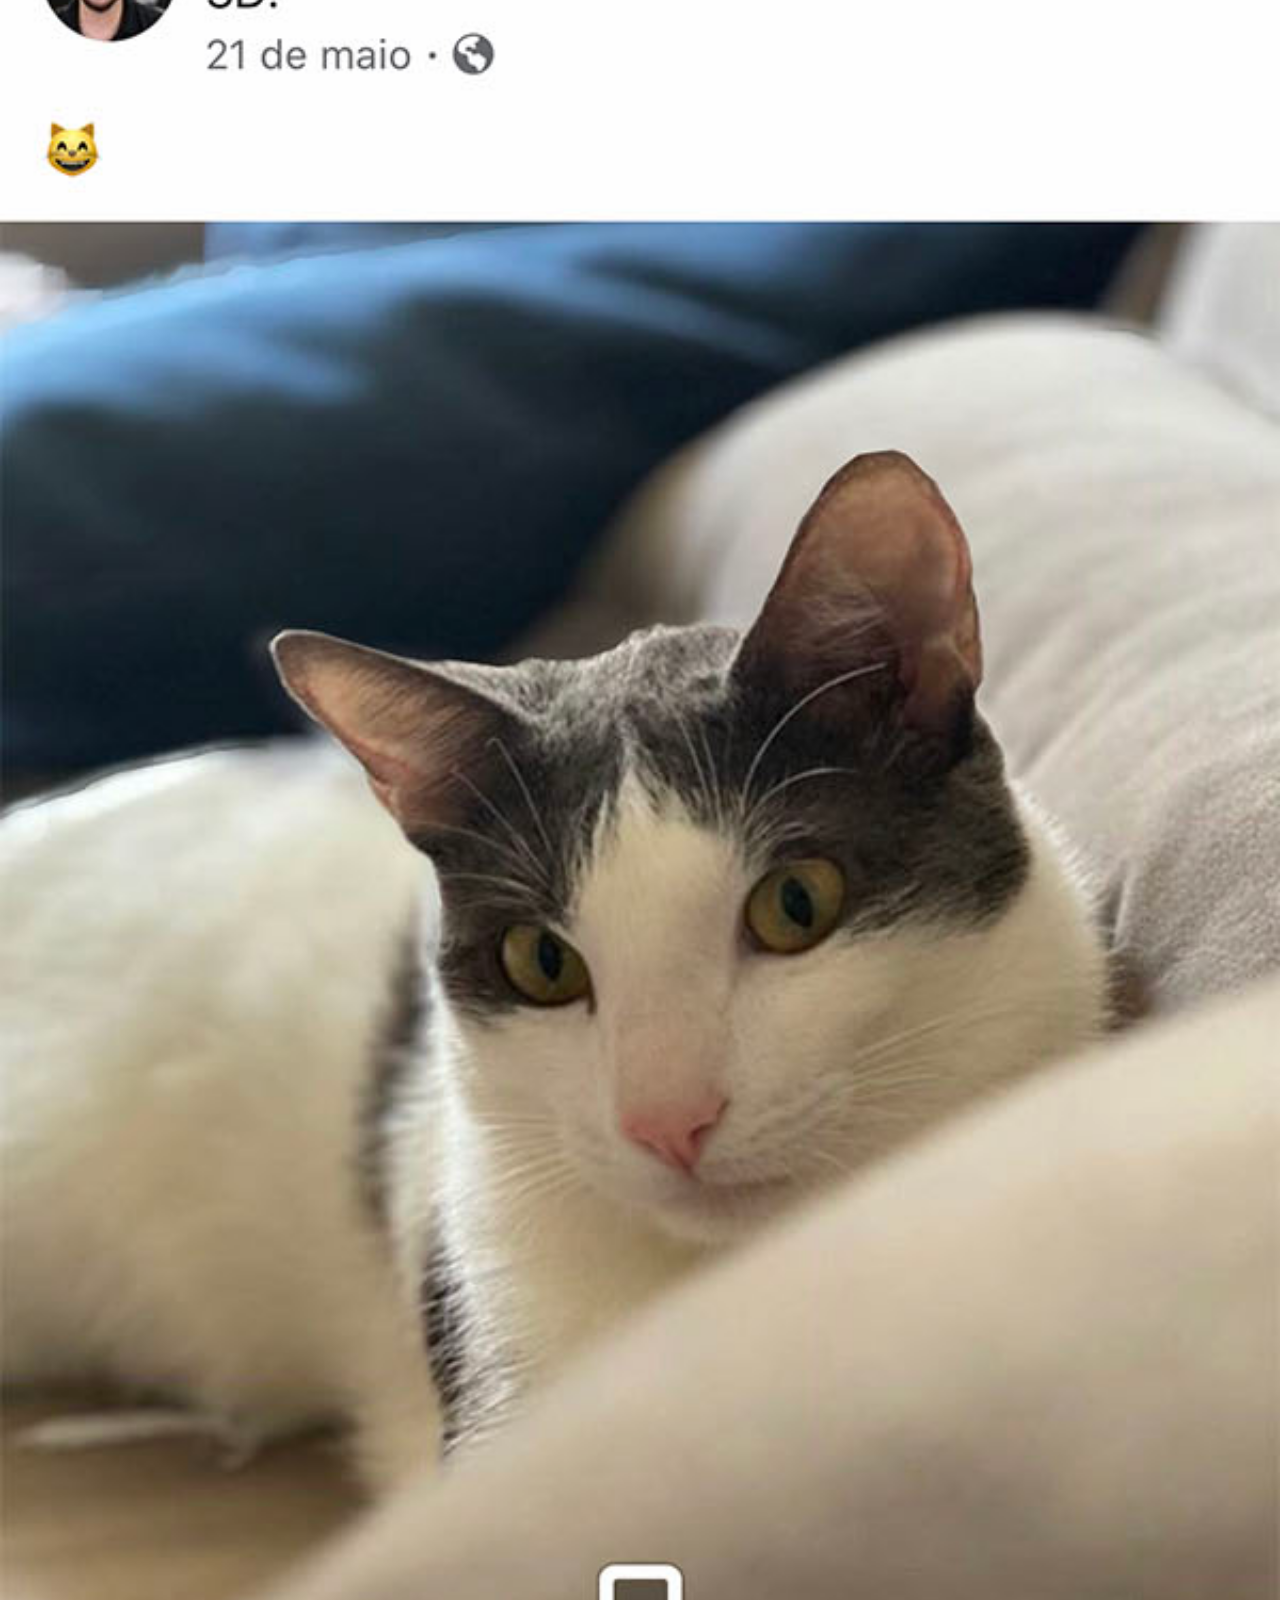
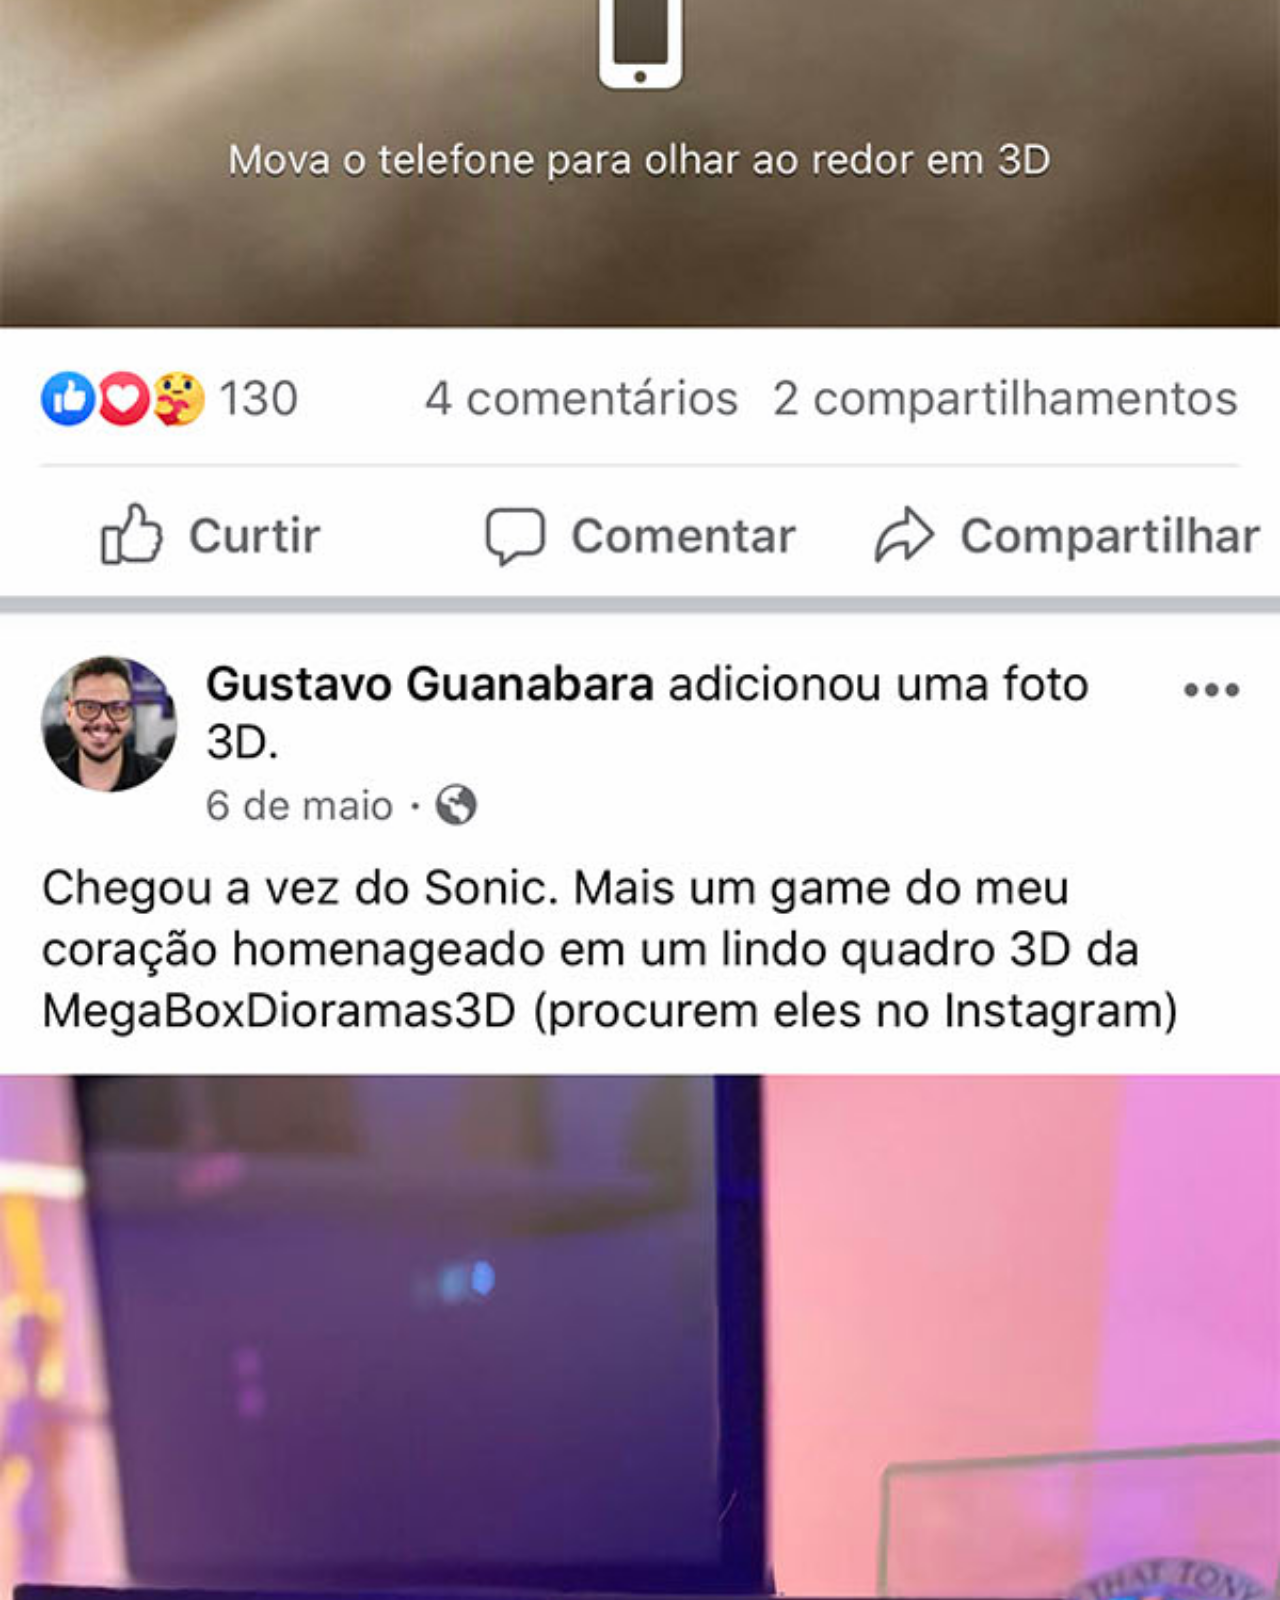
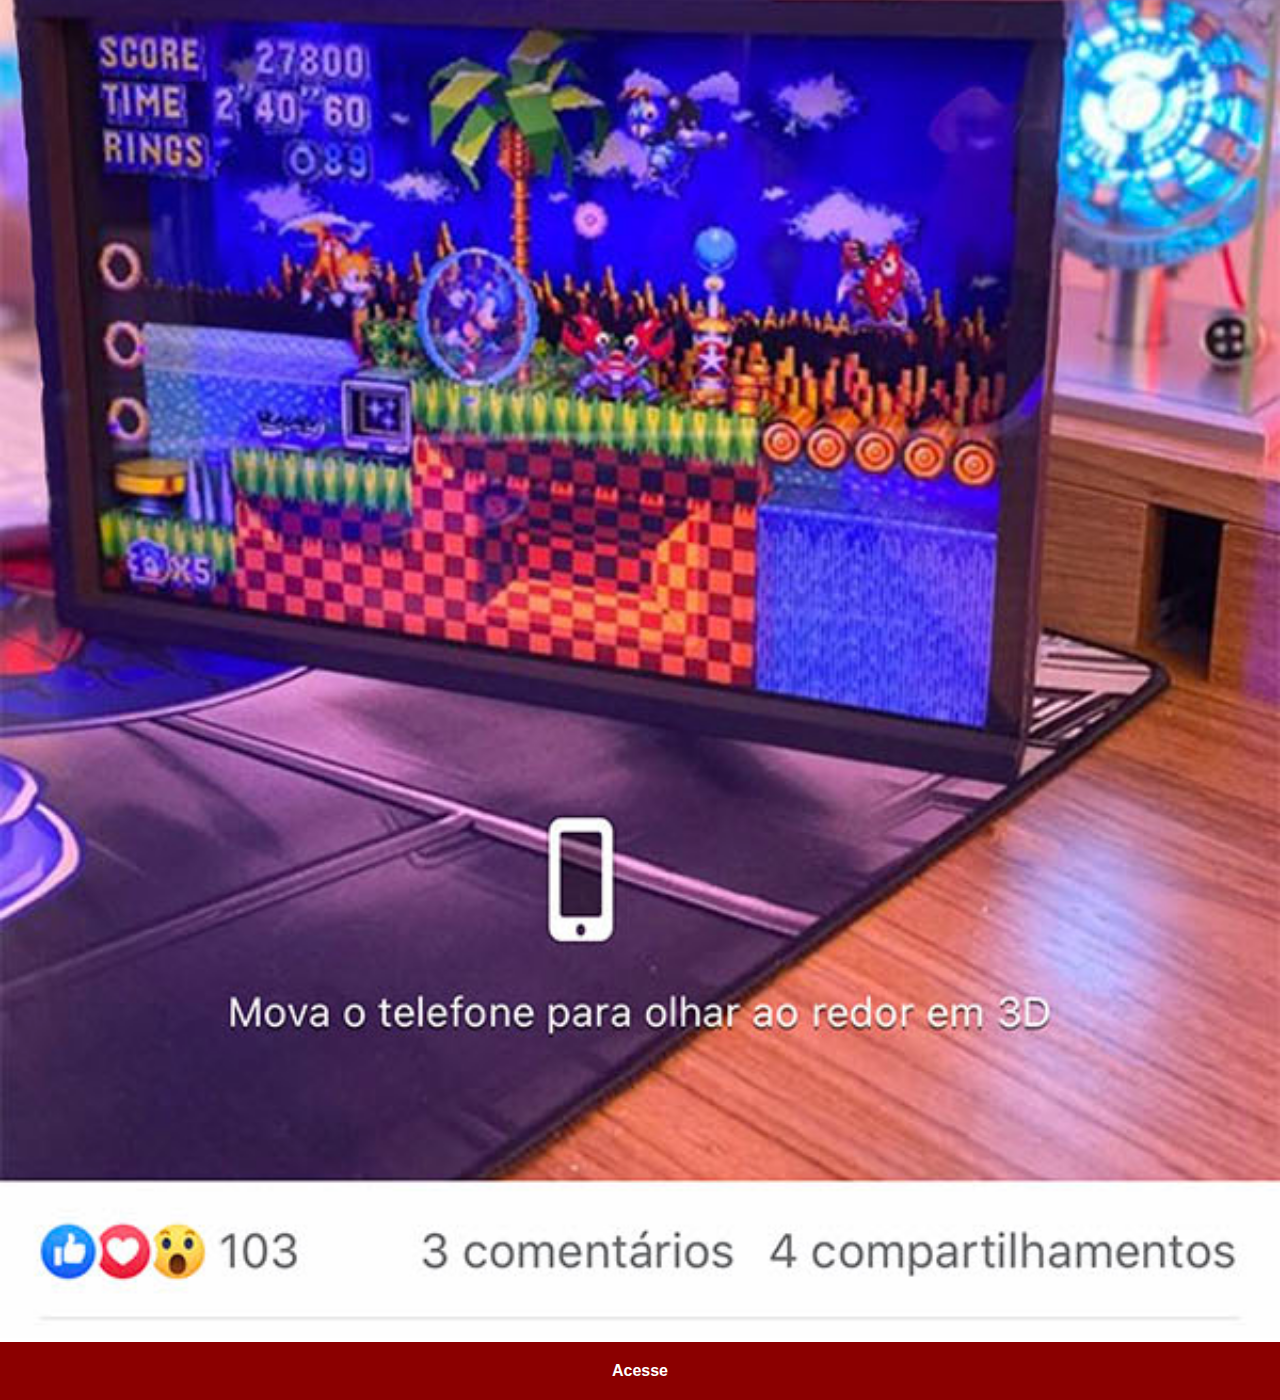
<file: projeto-redes-sociais/projeto/facebook.html>
<!DOCTYPE html>
<html lang="pt-br">

<head>
    <meta charset="UTF-8">
    <meta http-equiv="X-UA-Compatible" content="IE=edge">
    <meta name="viewport" content="width=device-width, initial-scale=1.0">
    <title>Facebook</title>
    <link rel="stylesheet" href="css/social.css">

</head>

<body>

    <img src="imagens/tela-facebook.jpg" alt="YouTube">

    <a href="https://www.facebook.com/gustavoguanabara/?locale=pt_BR" target="_blank">Acesse</a>

</body>

</html>
</file>
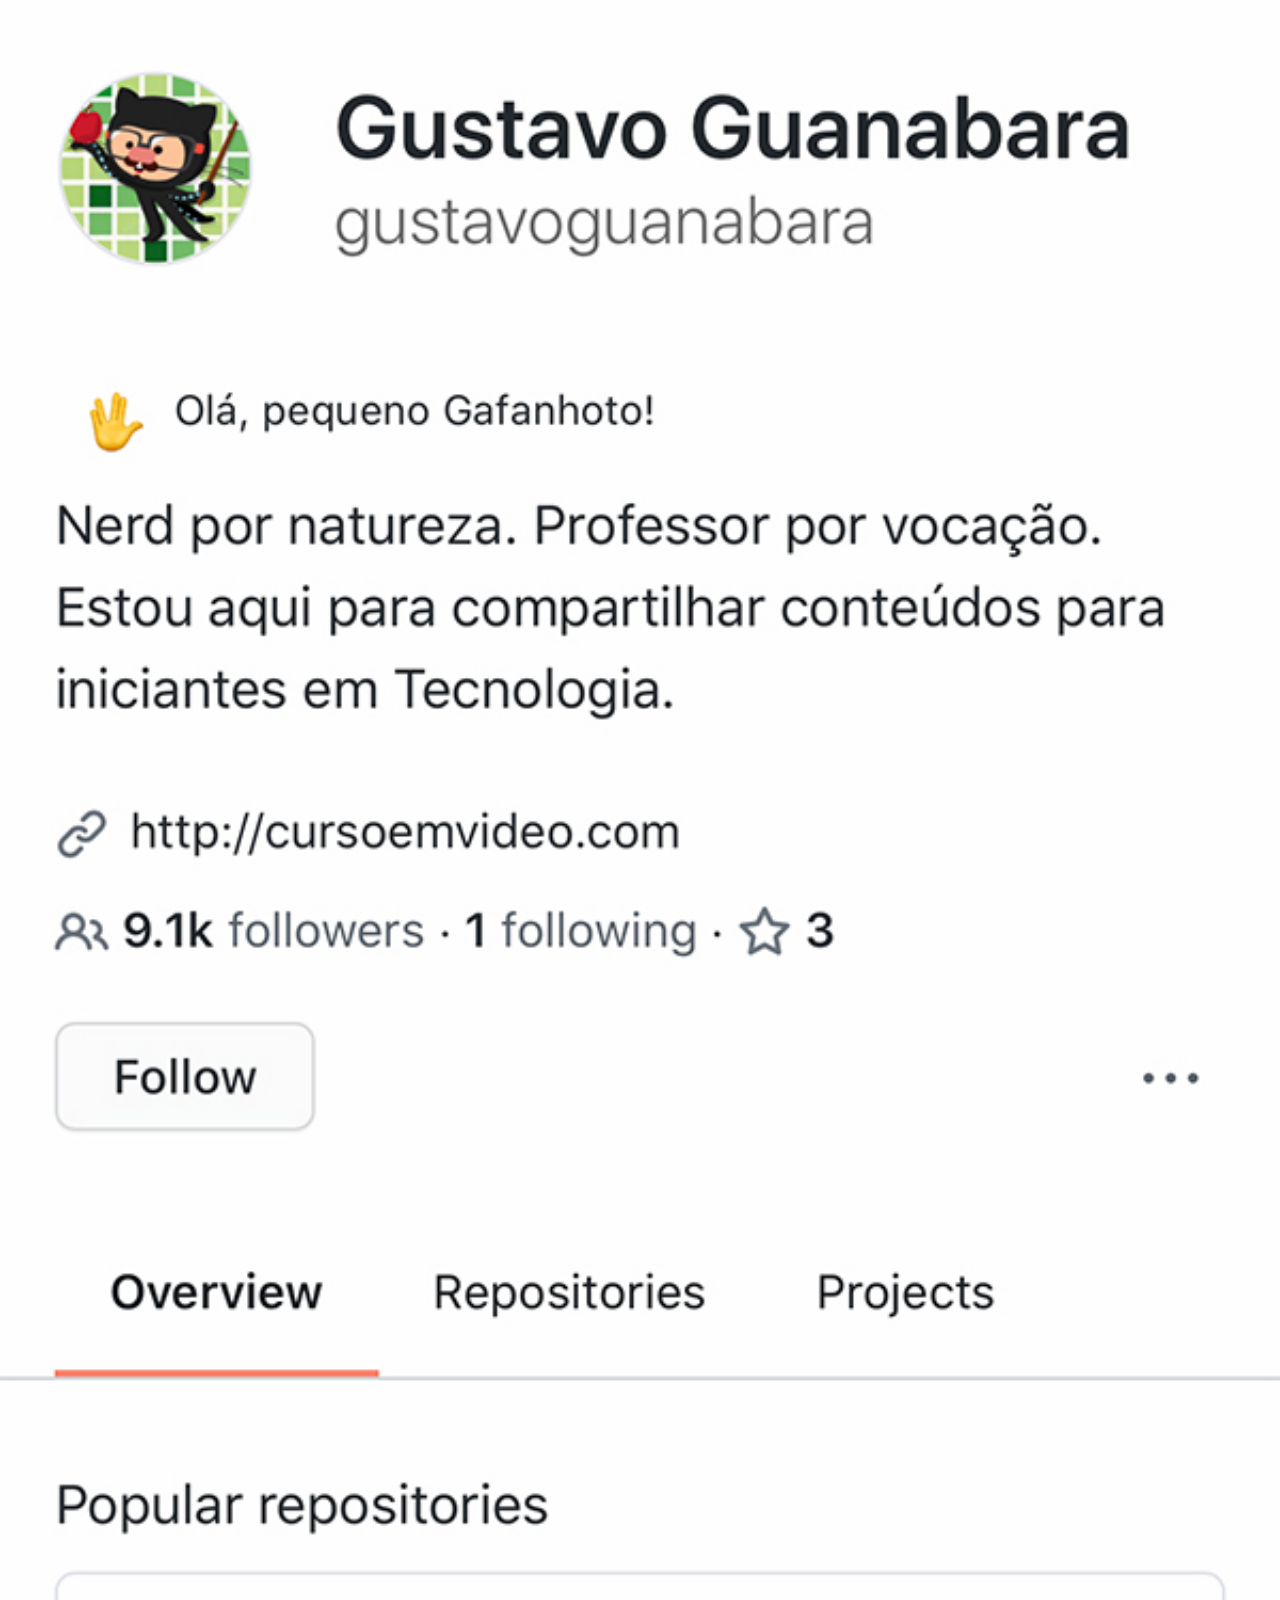
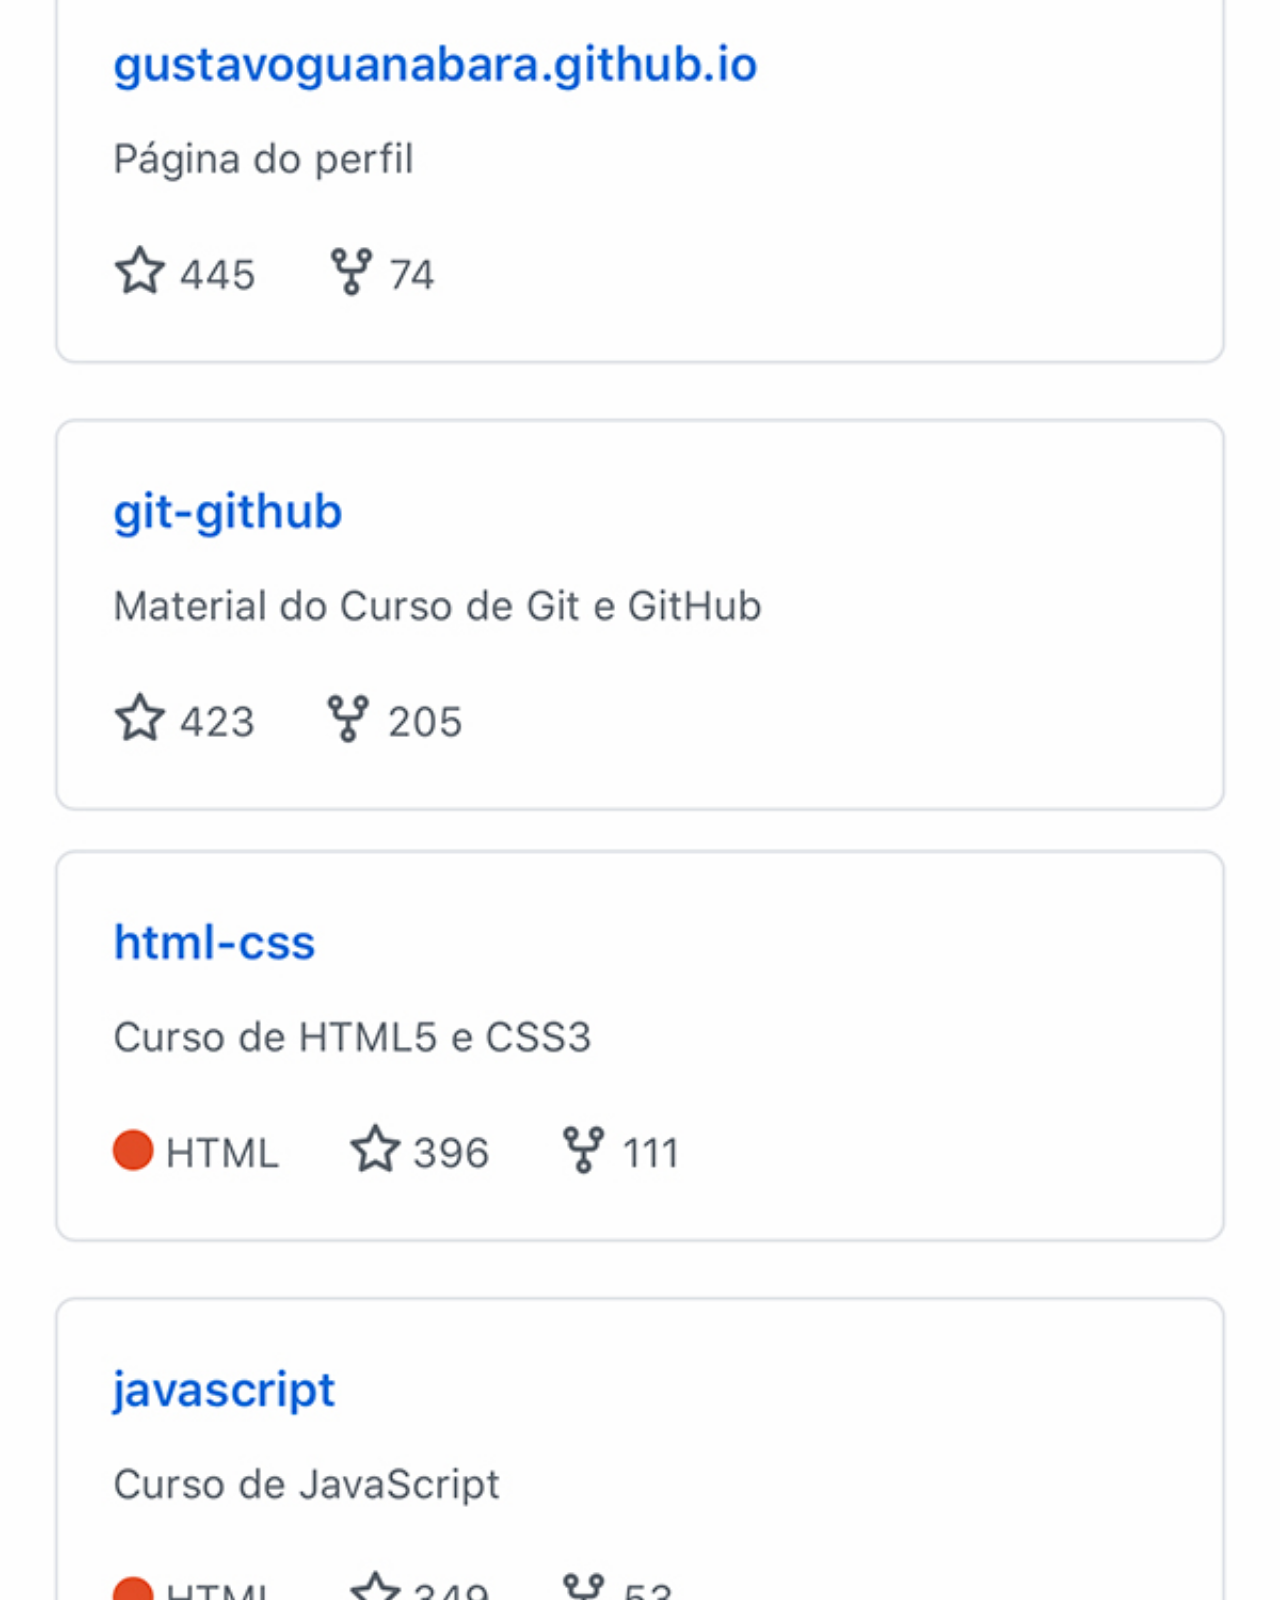
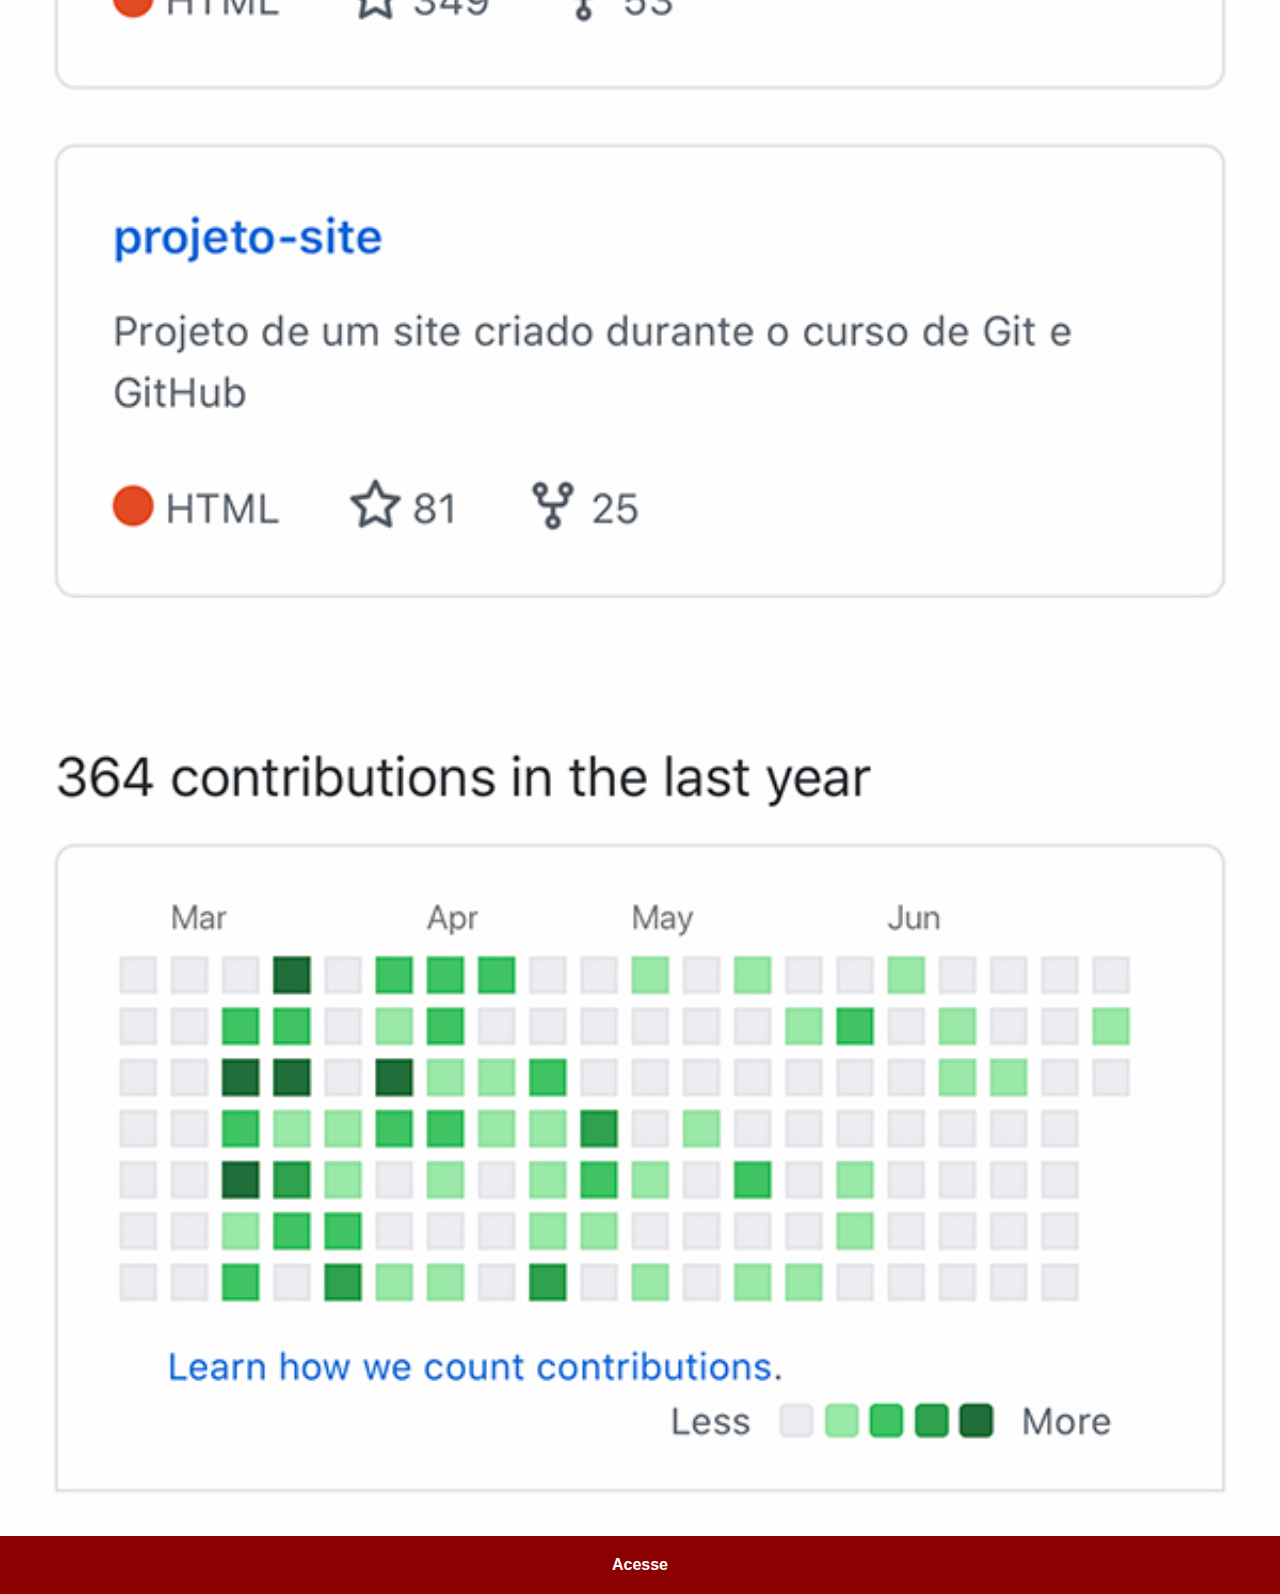
<file: projeto-redes-sociais/projeto/github.html>
<!DOCTYPE html>
<html lang="pt-br">

<head>
    <meta charset="UTF-8">
    <meta http-equiv="X-UA-Compatible" content="IE=edge">
    <meta name="viewport" content="width=device-width, initial-scale=1.0">
    <title>Github</title>
    <link rel="stylesheet" href="css/social.css">

</head>

<body>

    <img src="imagens/tela-github.jpg" alt="YouTube">

    <a href="https://github.com/gustavoguanabara" target="_blank">Acesse</a>

</body>

</html>
</file>
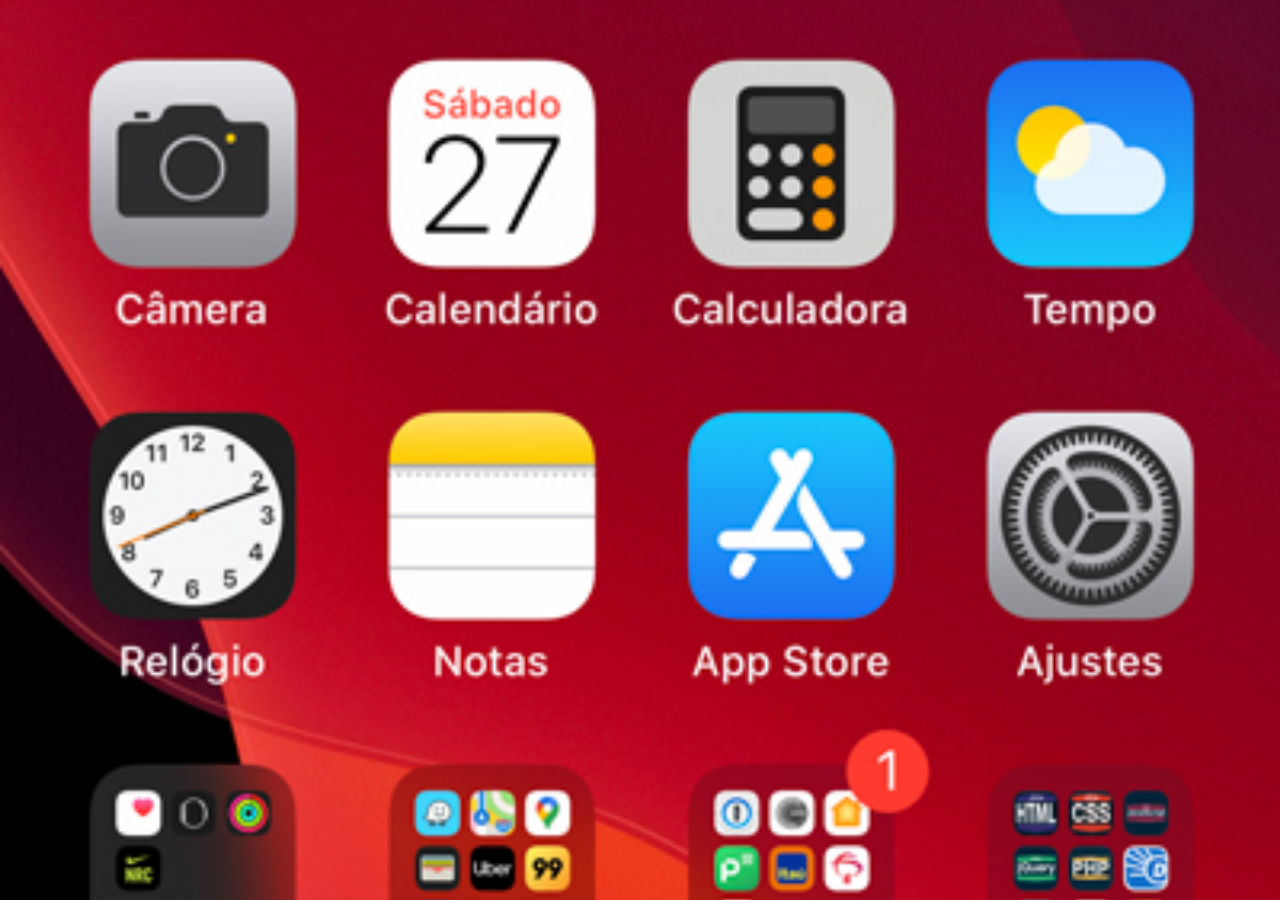
<file: projeto-redes-sociais/projeto/home.html>
<!DOCTYPE html>
<html lang="pt-br">

<head>
    <meta charset="UTF-8">
    <meta http-equiv="X-UA-Compatible" content="IE=edge">
    <meta name="viewport" content="width=device-width, initial-scale=1.0">
    <title>Home</title>
</head>

<style>
    * {
        margin: 0px;
        padding: 0px;
    }

    body {
        background: url('imagens/tela-home.jpg') no-repeat top center;
        background-color: rgb(0, 0, 0);
        background-size: cover;
        width: 100vw;
        height: 100vh;
    }
</style>

<body>

</body>

</html>
</file>
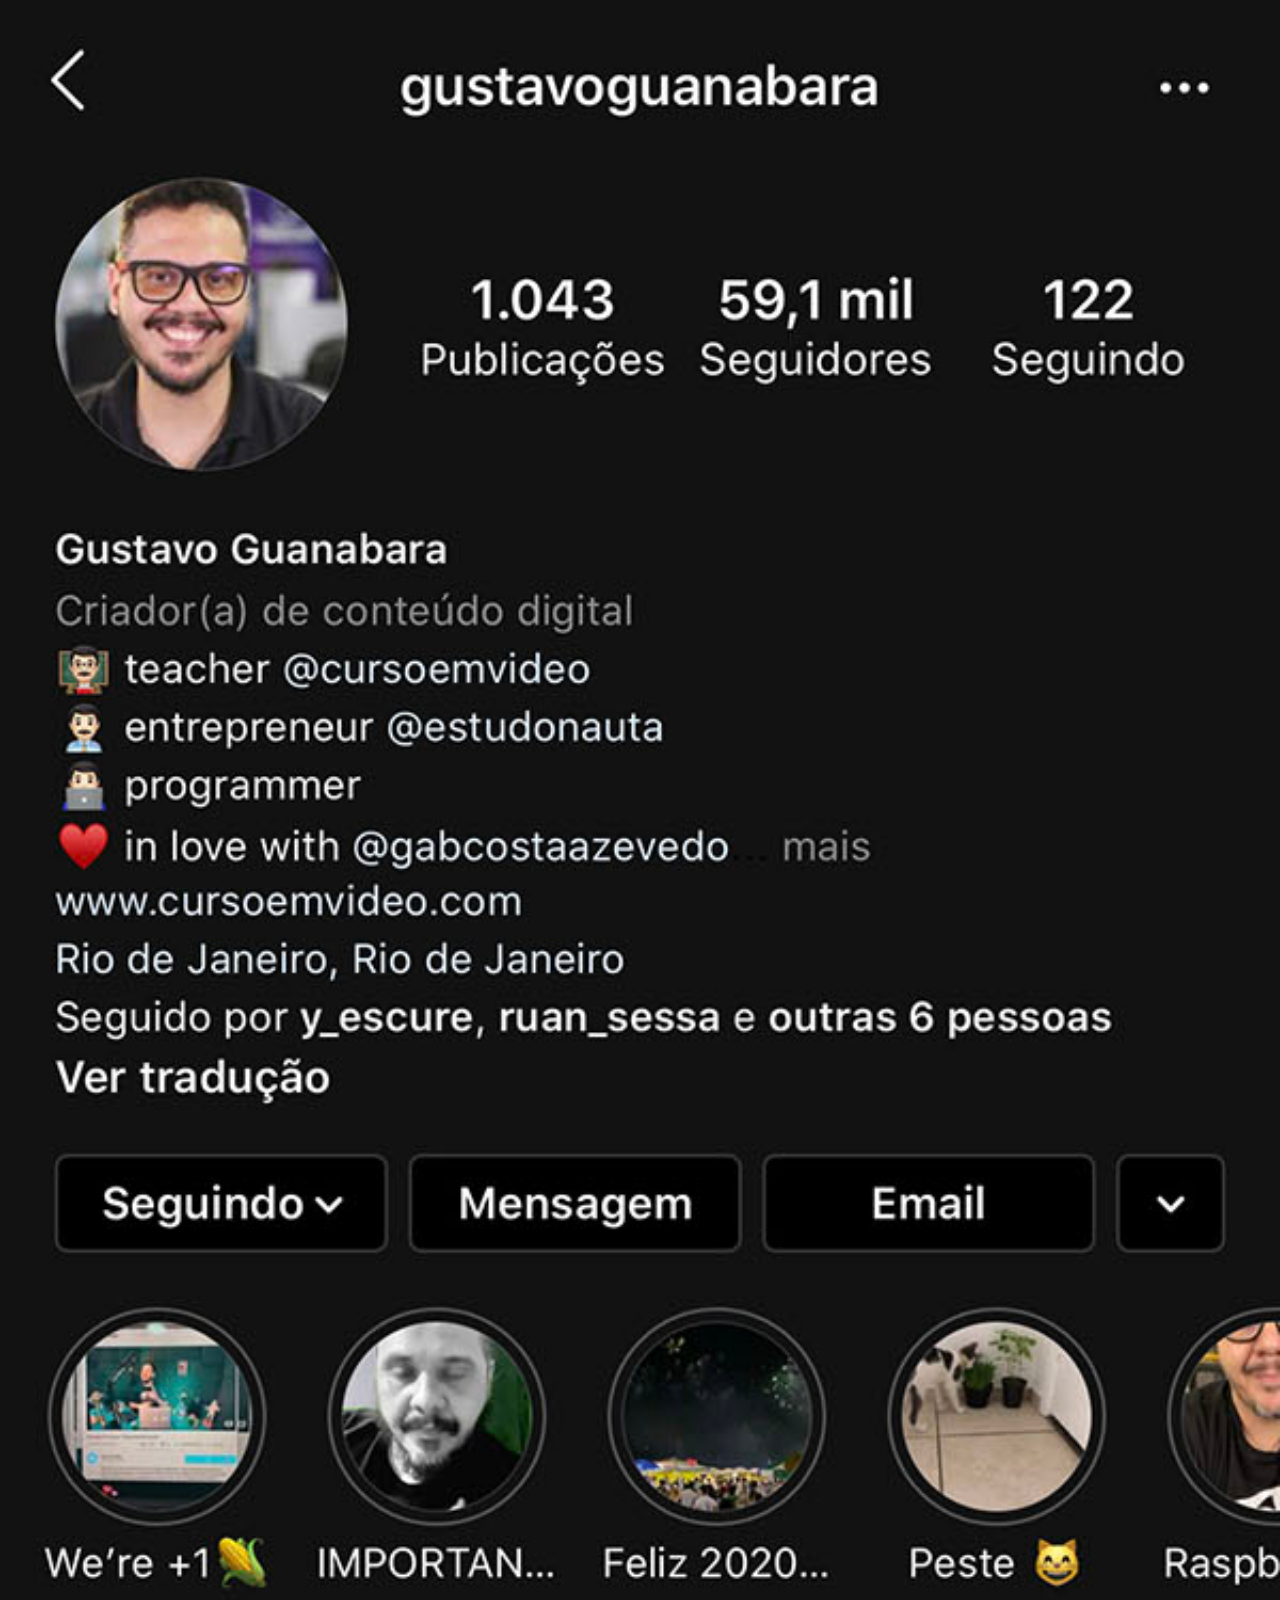
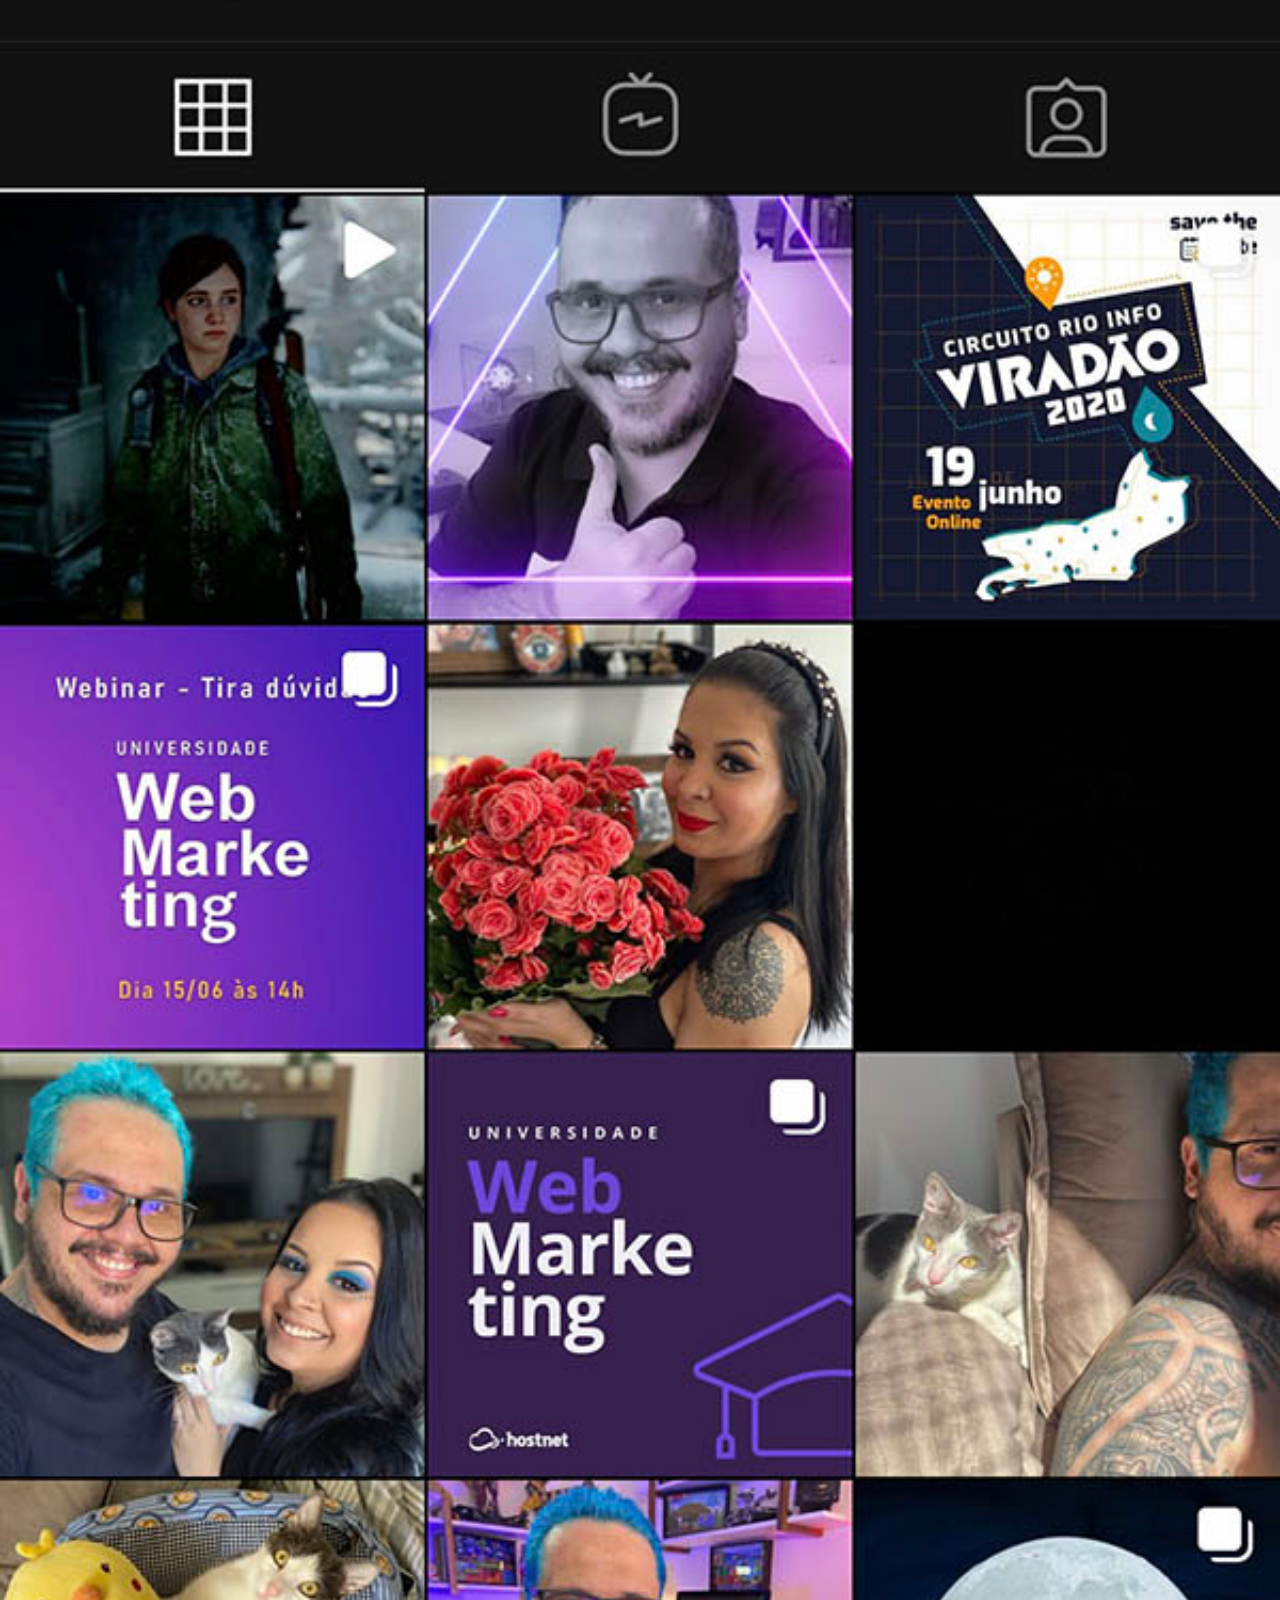
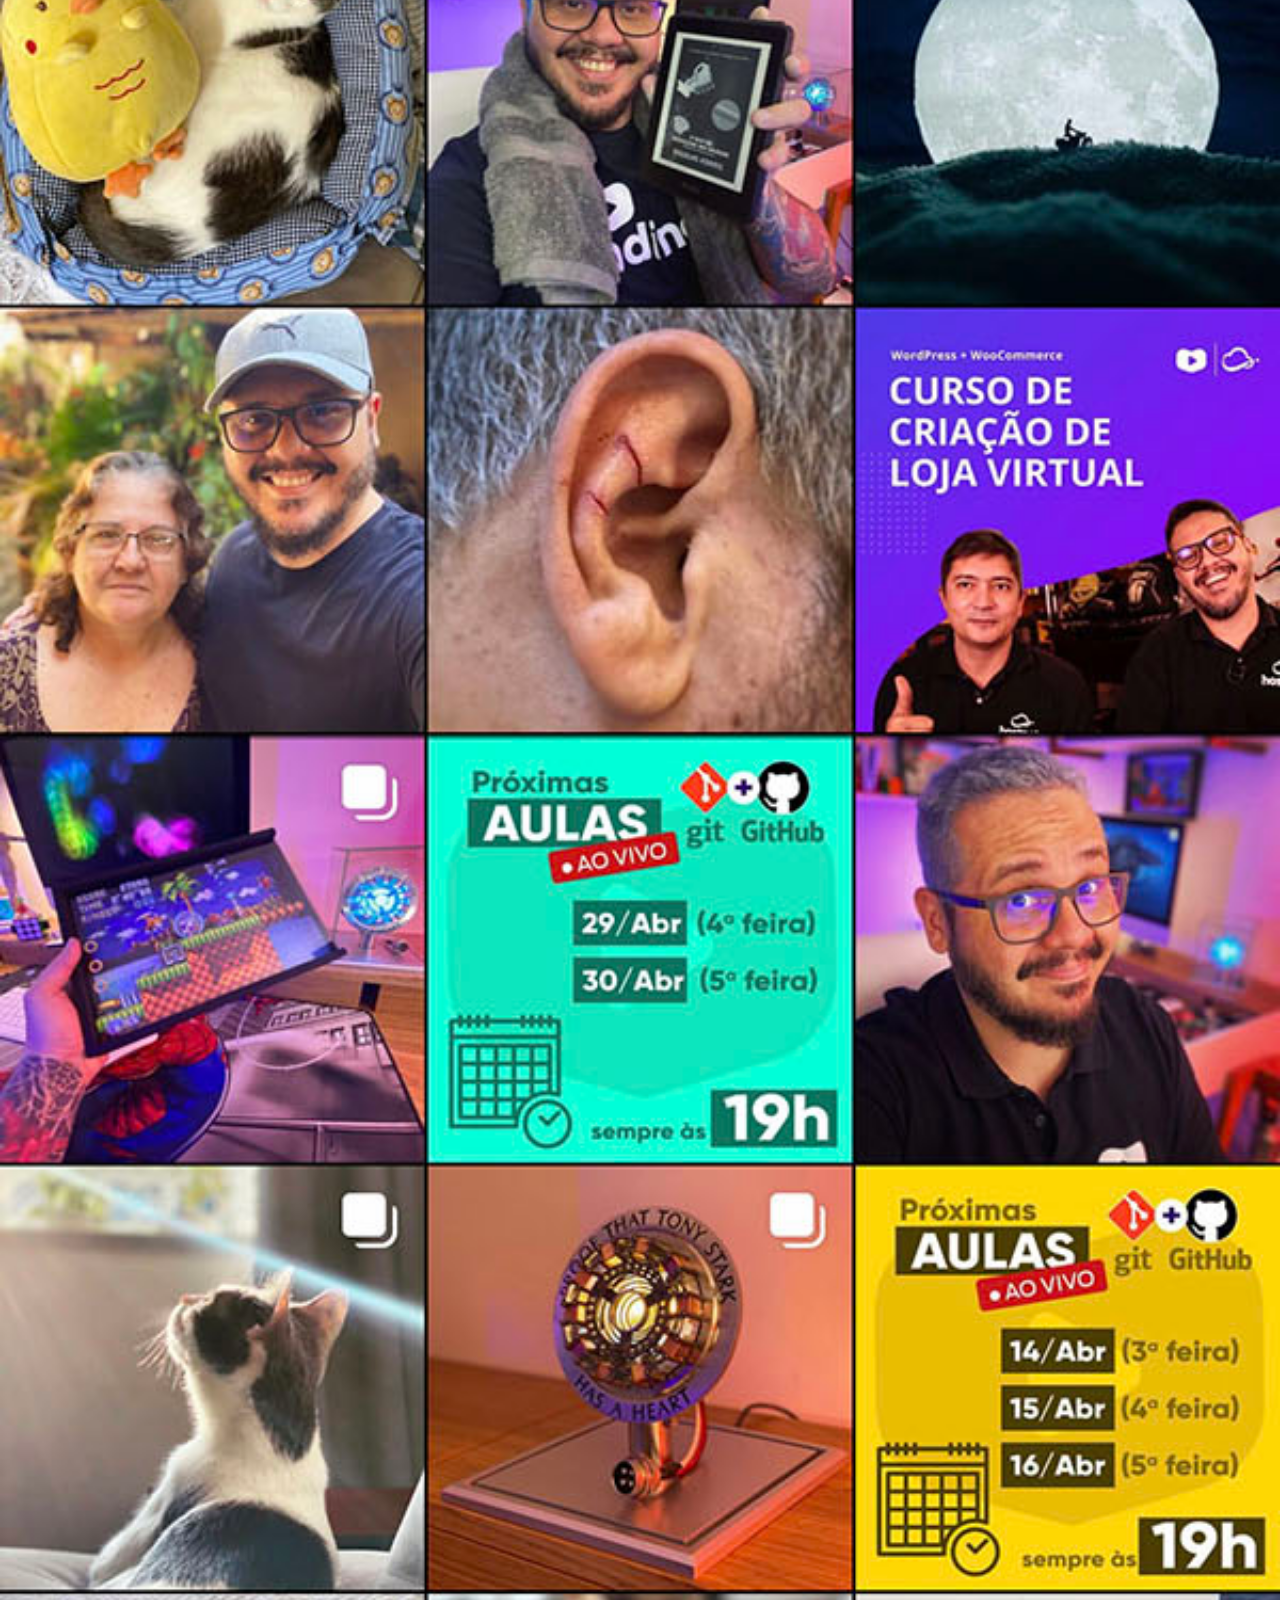
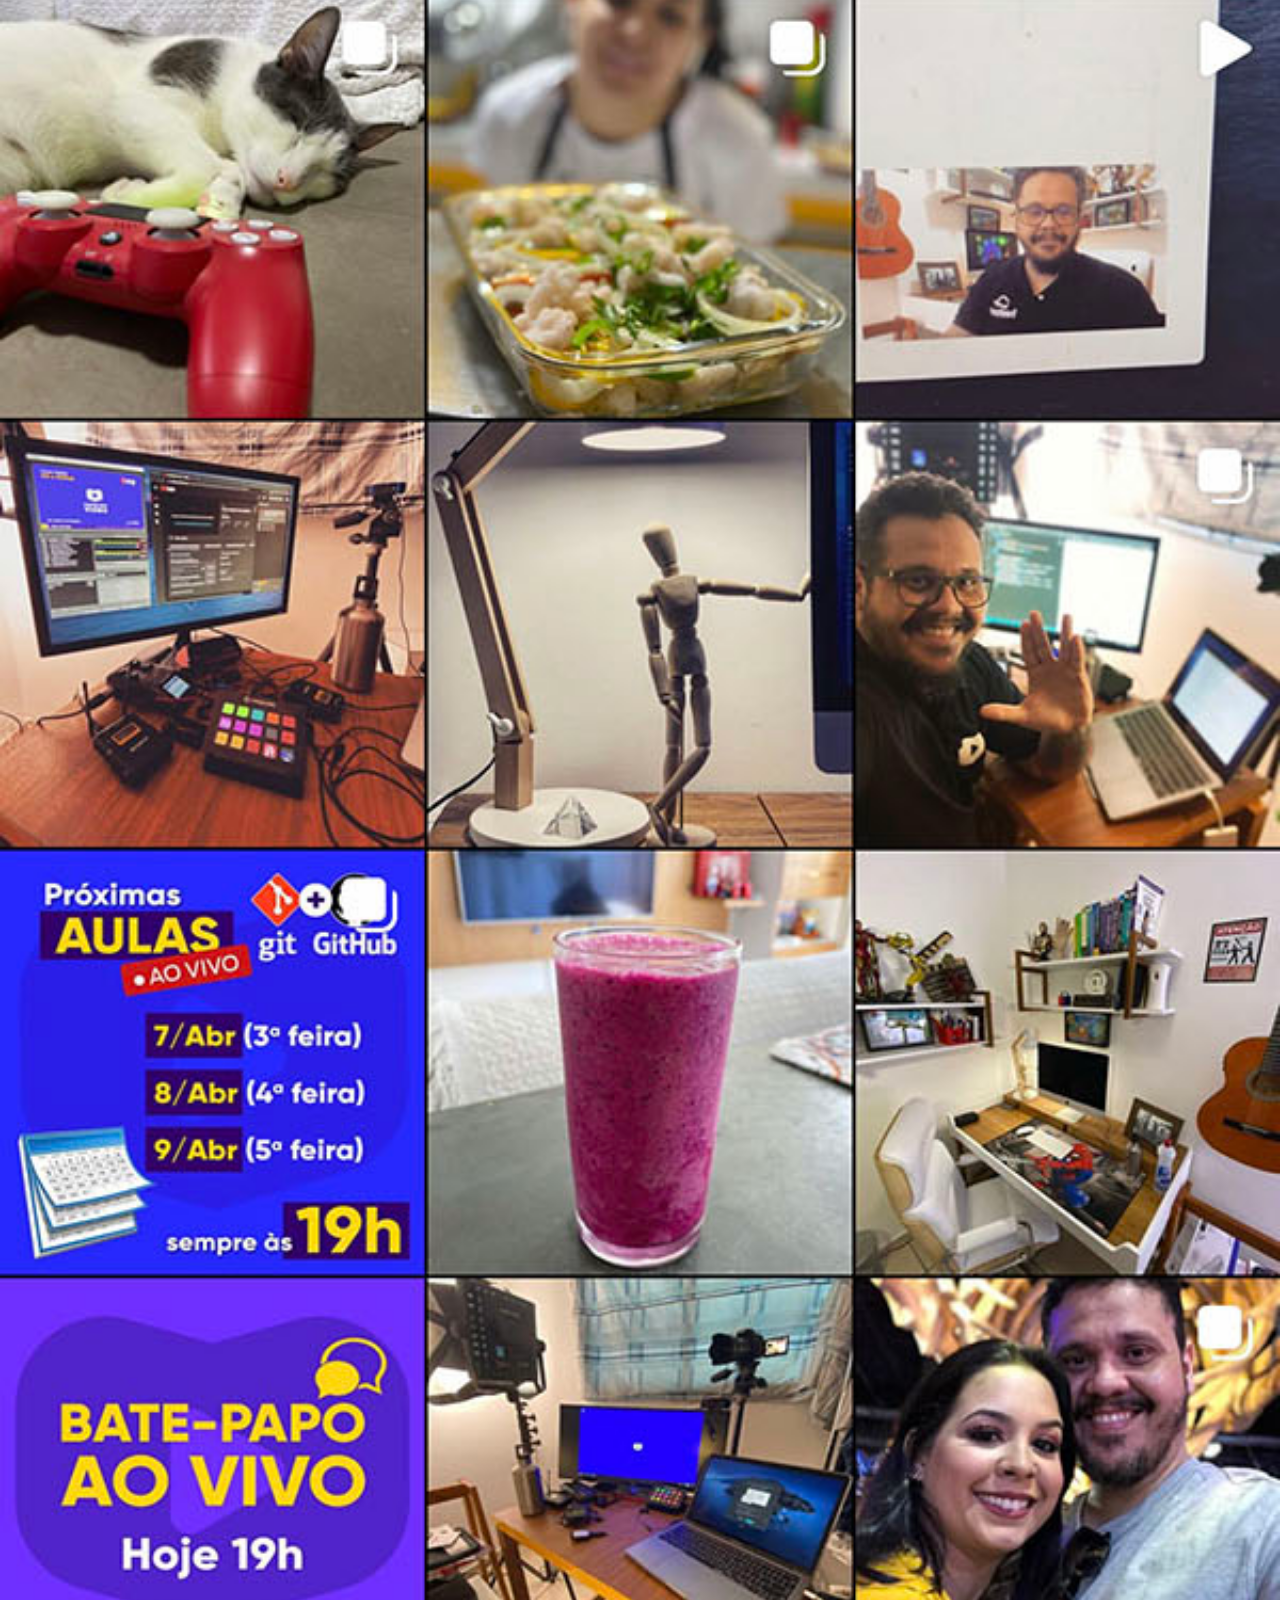
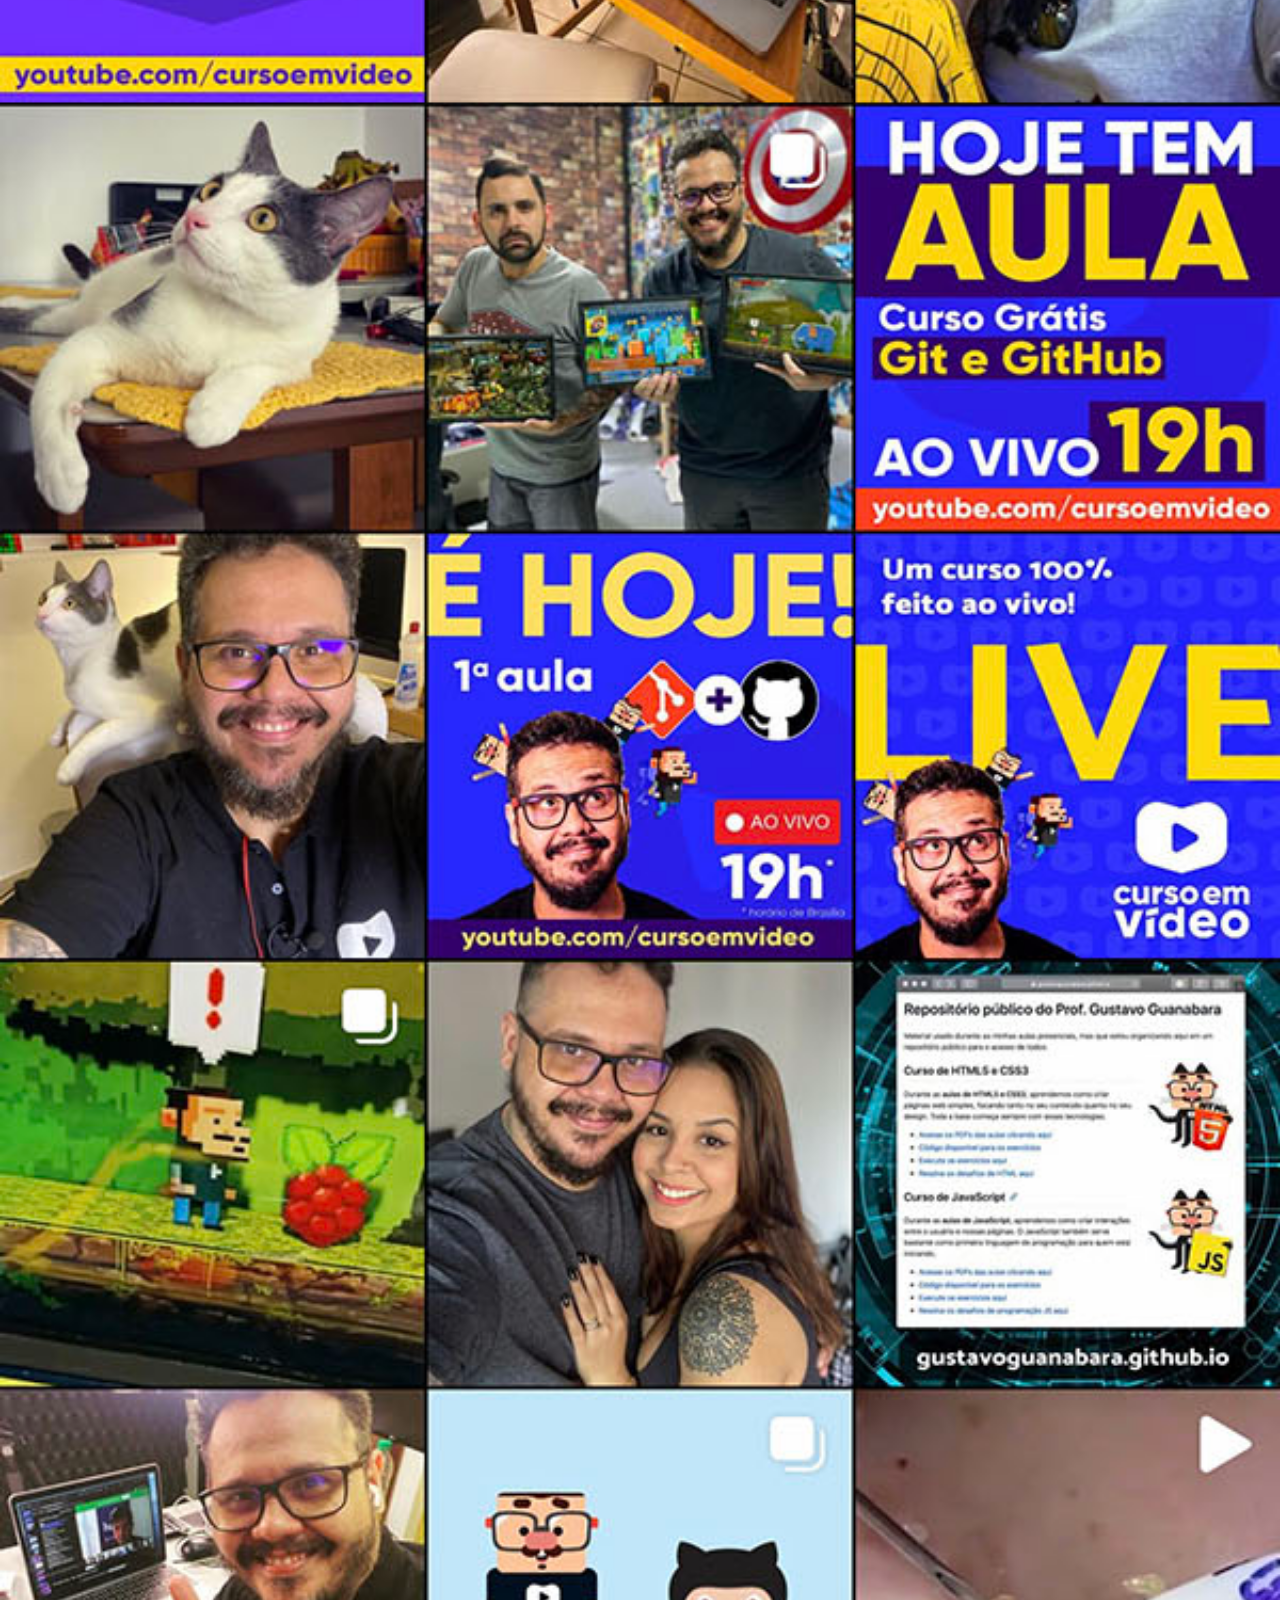
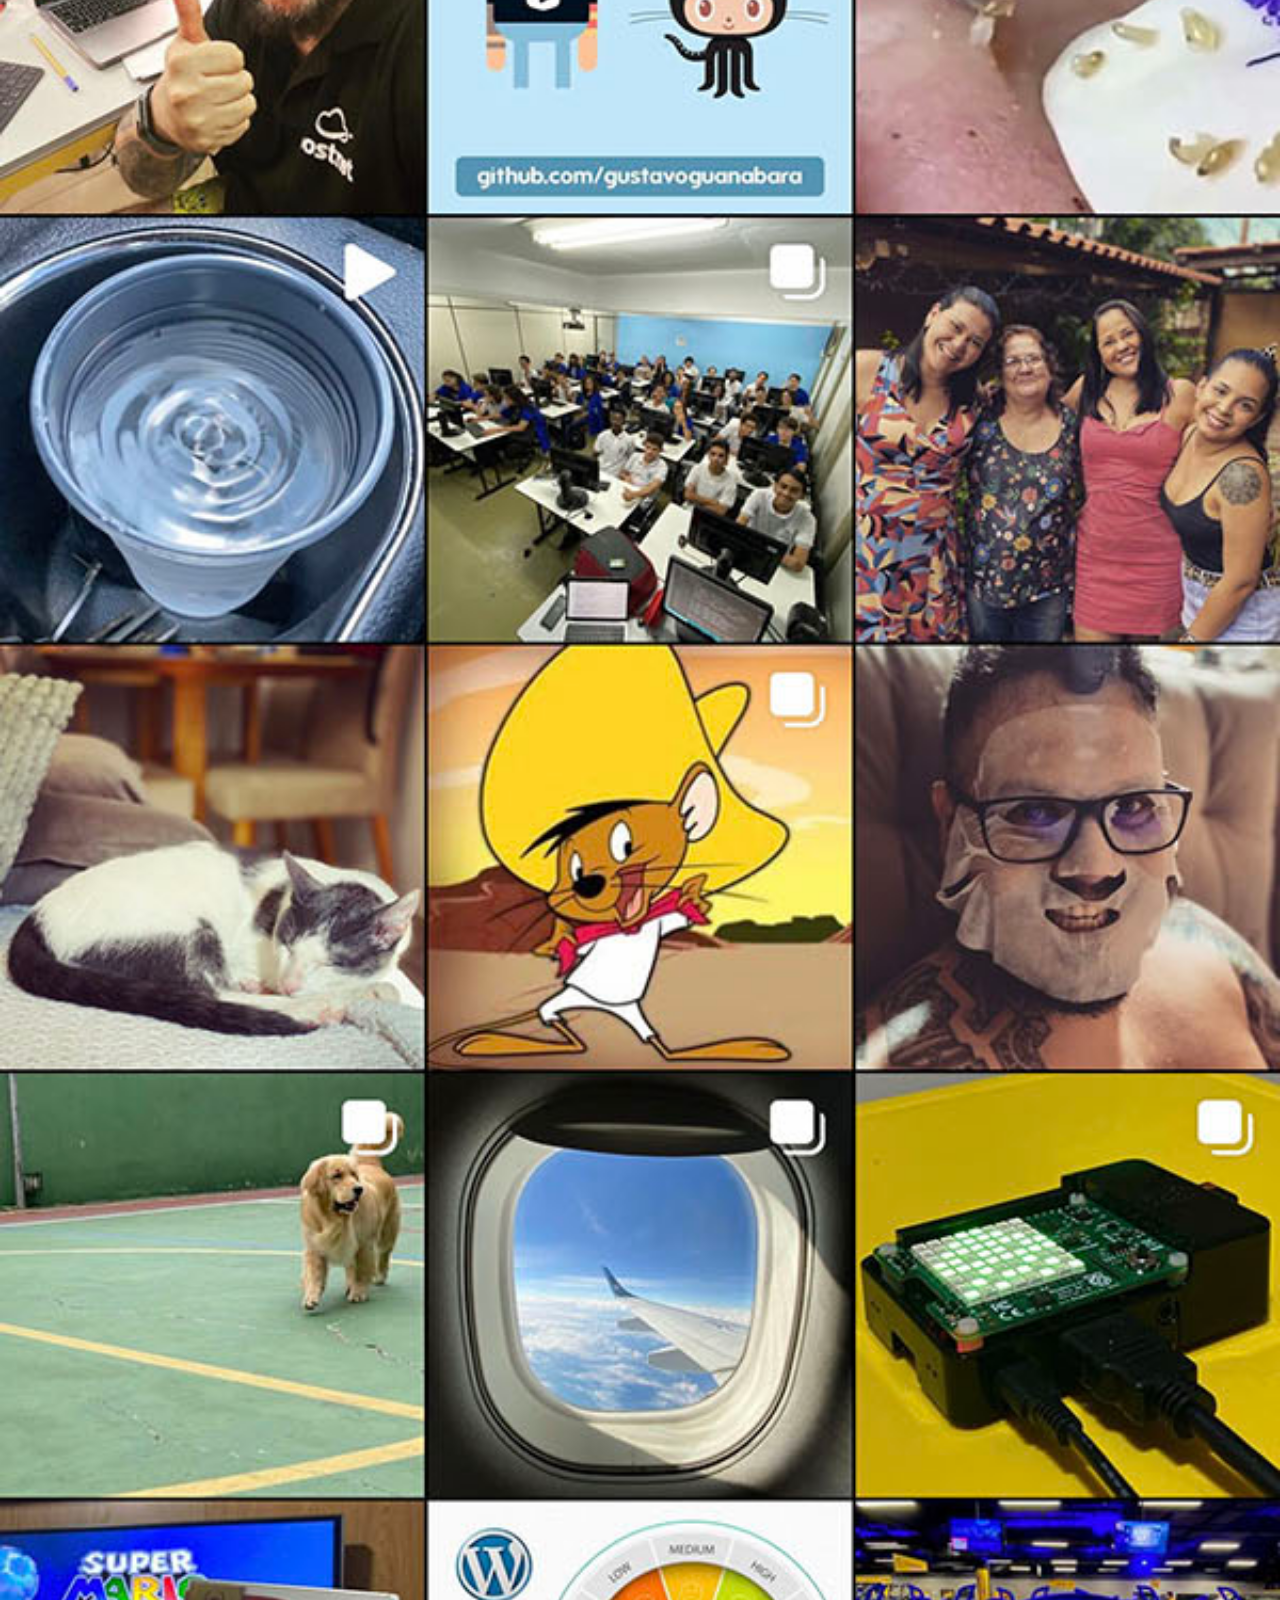
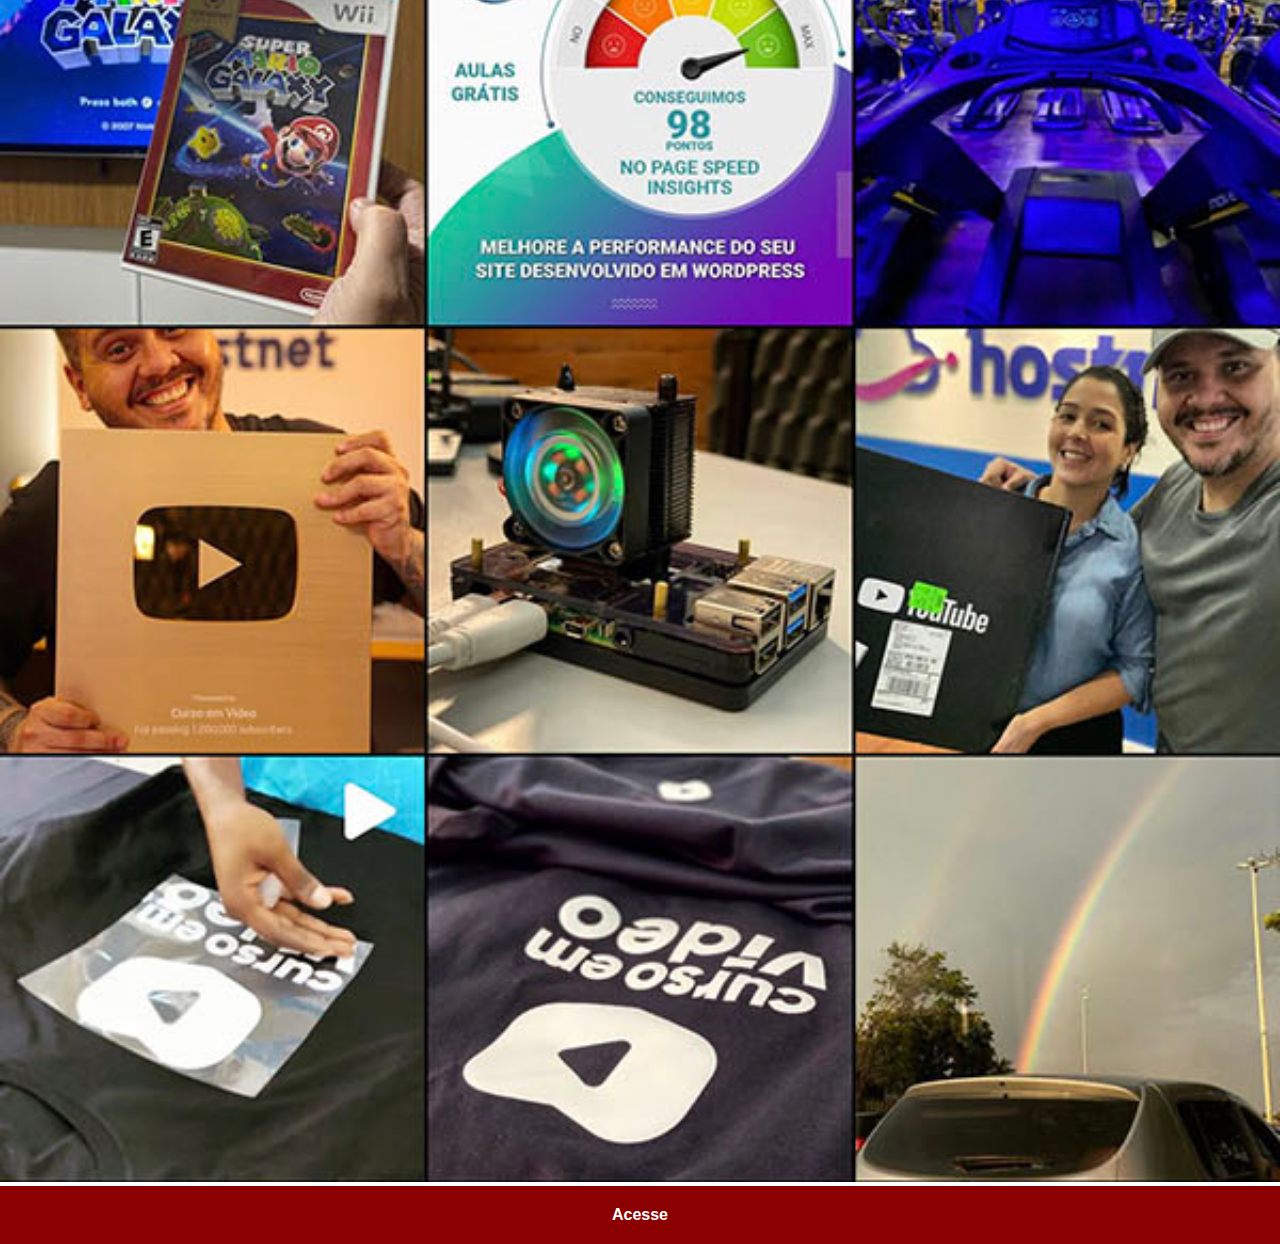
<file: projeto-redes-sociais/projeto/instagram.html>
<!DOCTYPE html>
<html lang="pt-br">

<head>
    <meta charset="UTF-8">
    <meta http-equiv="X-UA-Compatible" content="IE=edge">
    <meta name="viewport" content="width=device-width, initial-scale=1.0">
    <title>Instagram</title>
    <link rel="stylesheet" href="css/social.css">

</head>

<body>

    <img src="imagens/tela-instagram.jpg" alt="YouTube">

    <a href="https://www.instagram.com/gustavoguanabara/" target="_blank">Acesse</a>

</body>

</html>
</file>
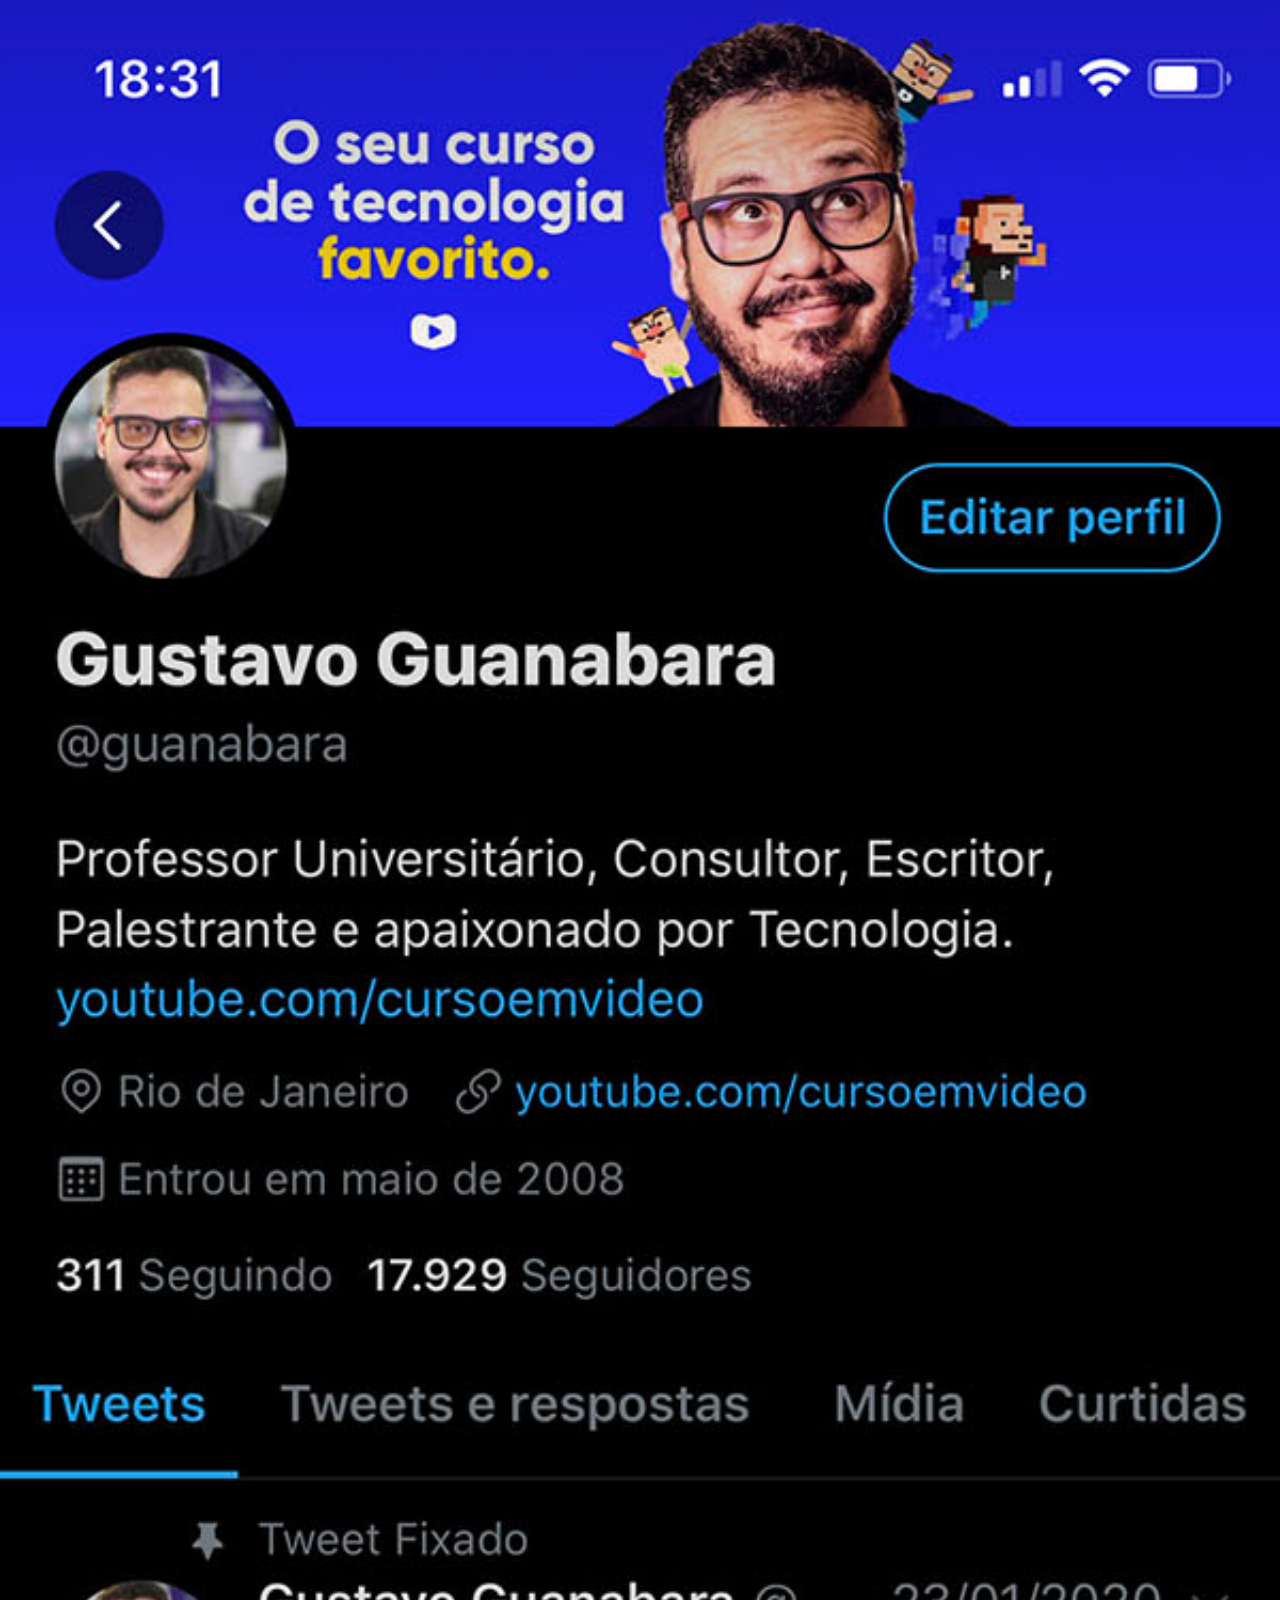
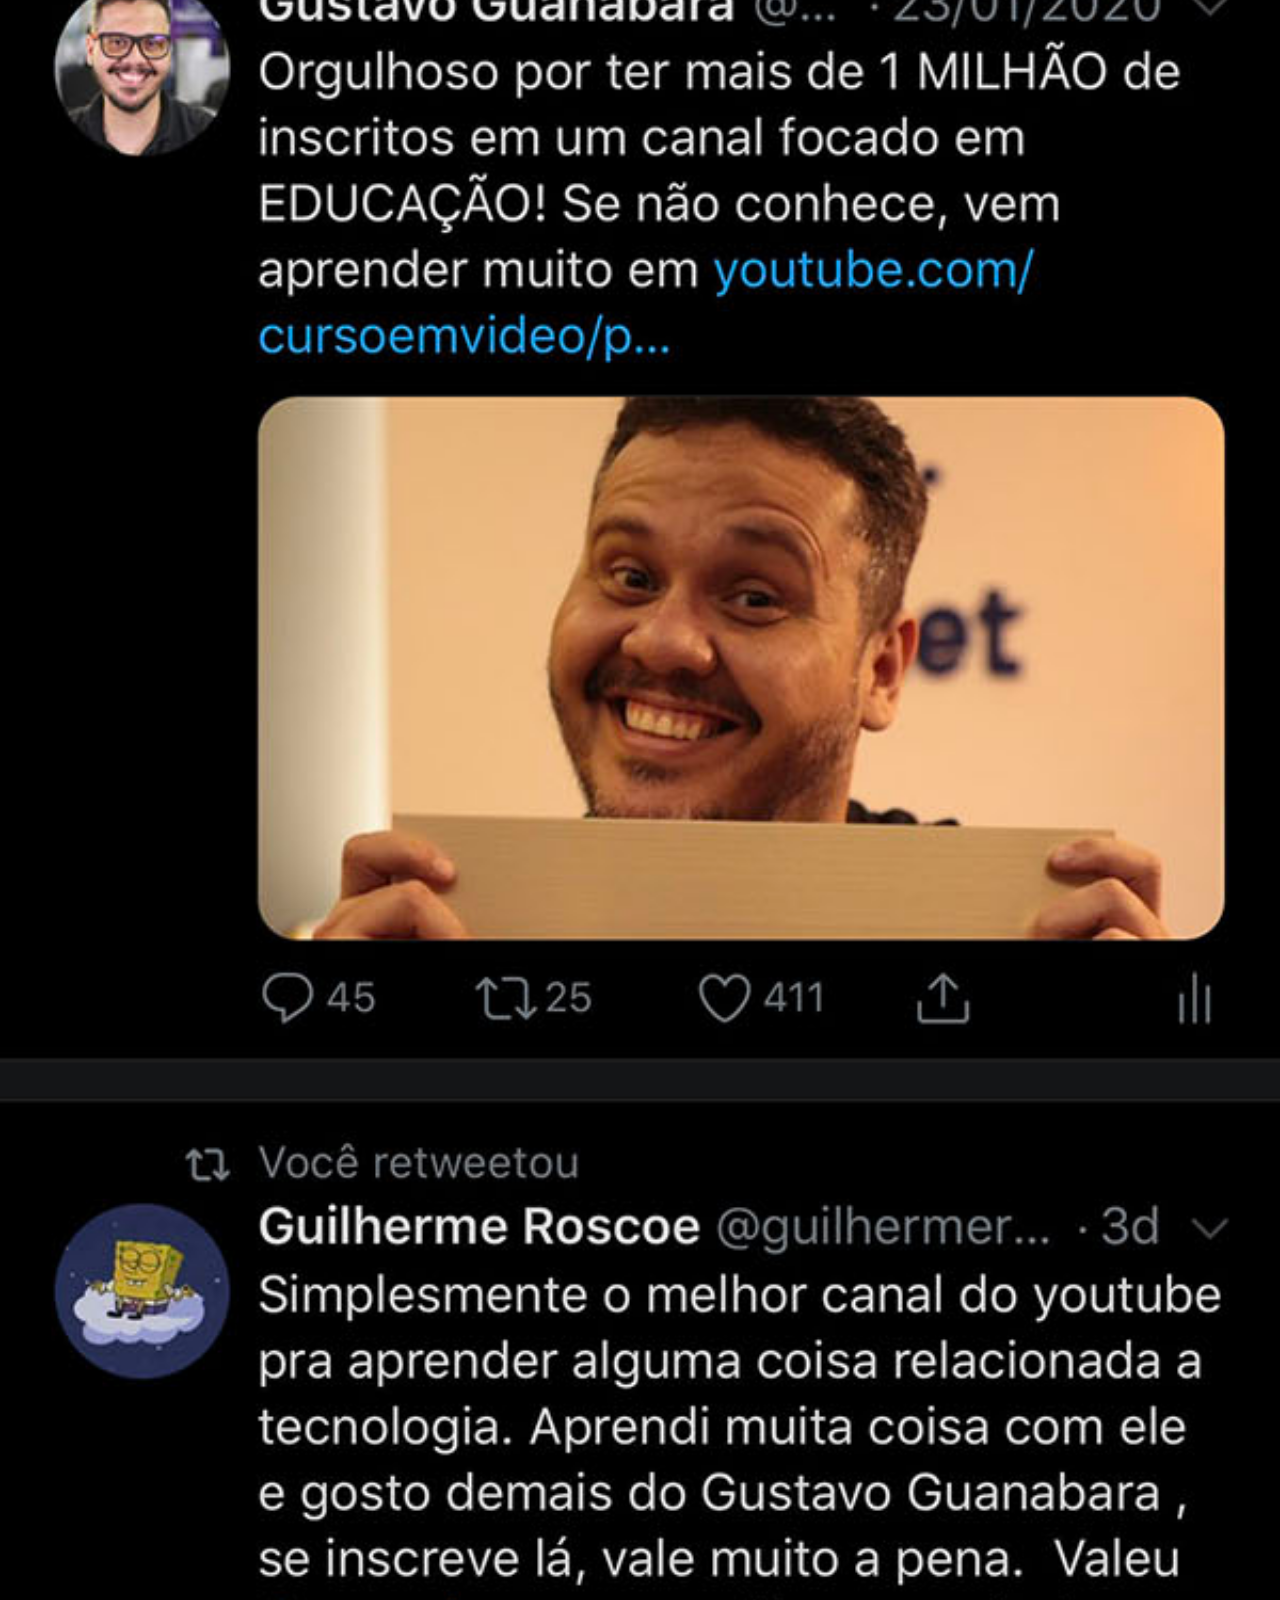
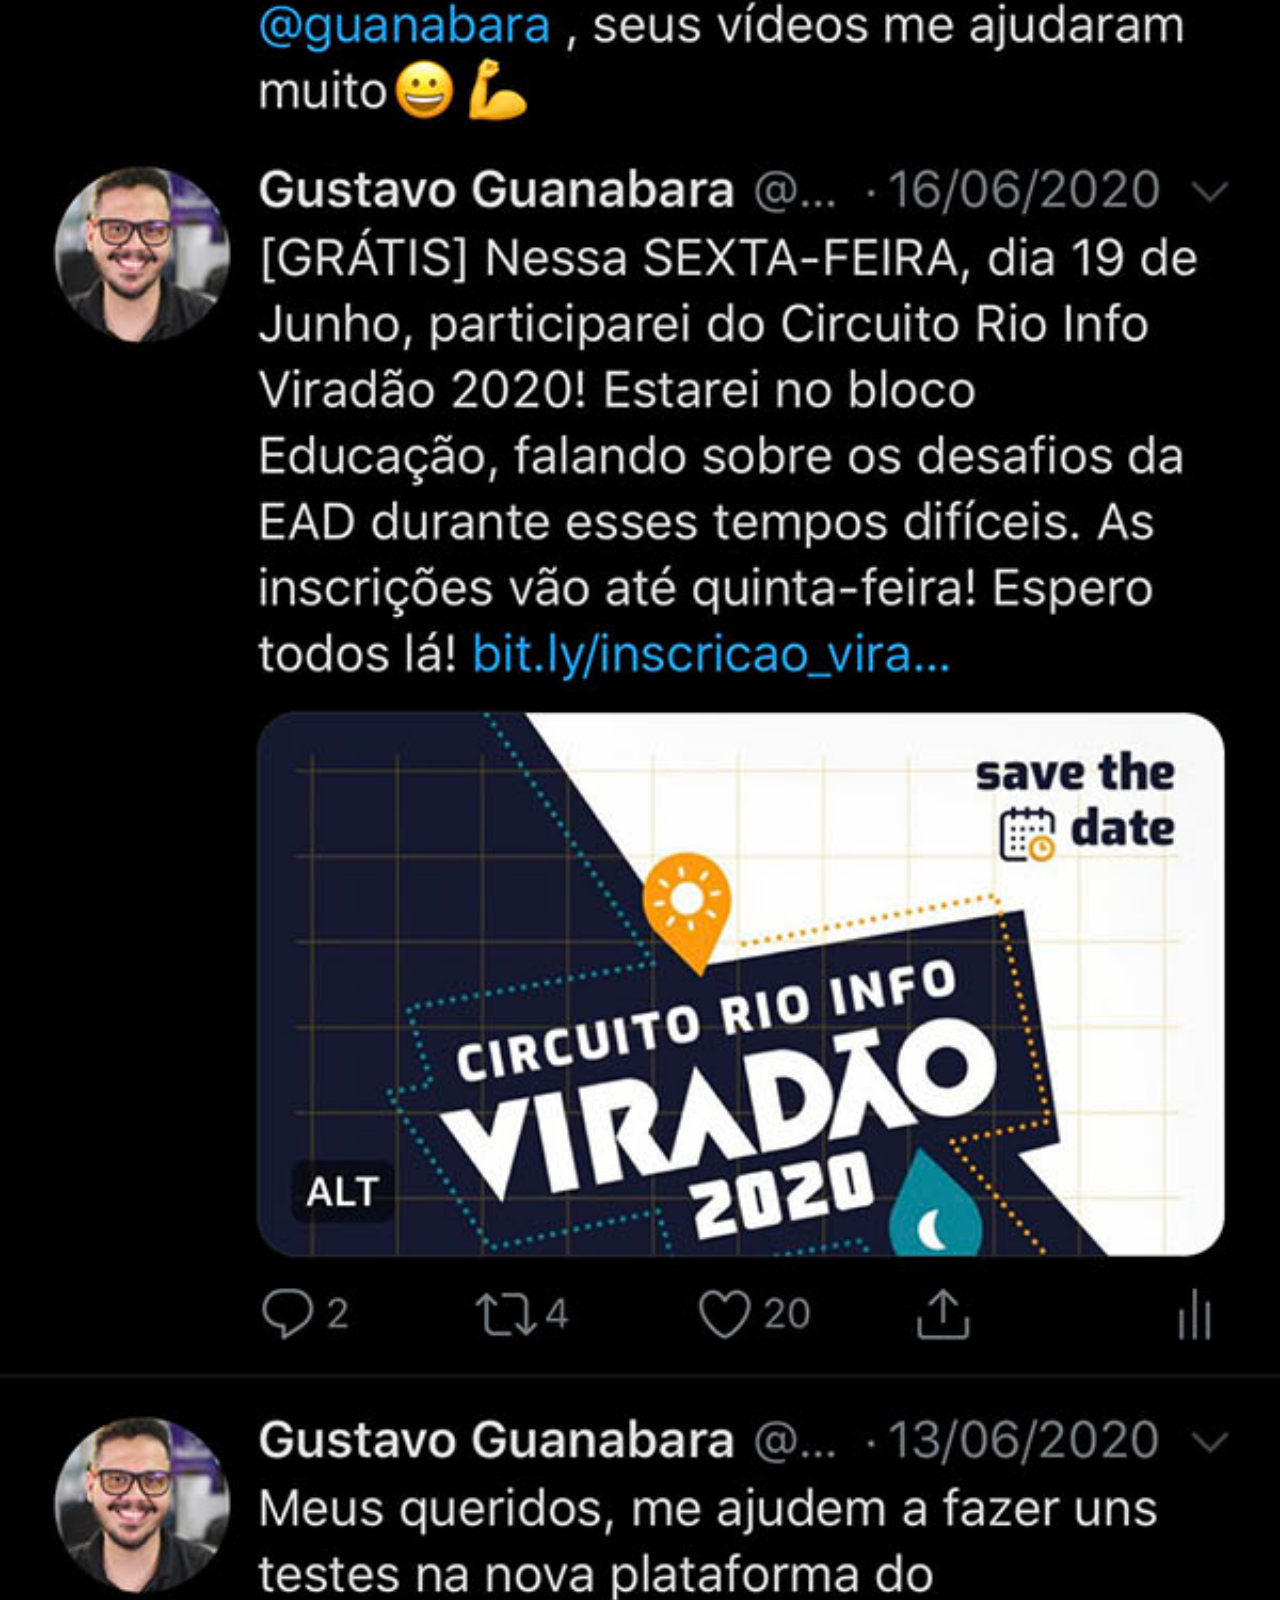
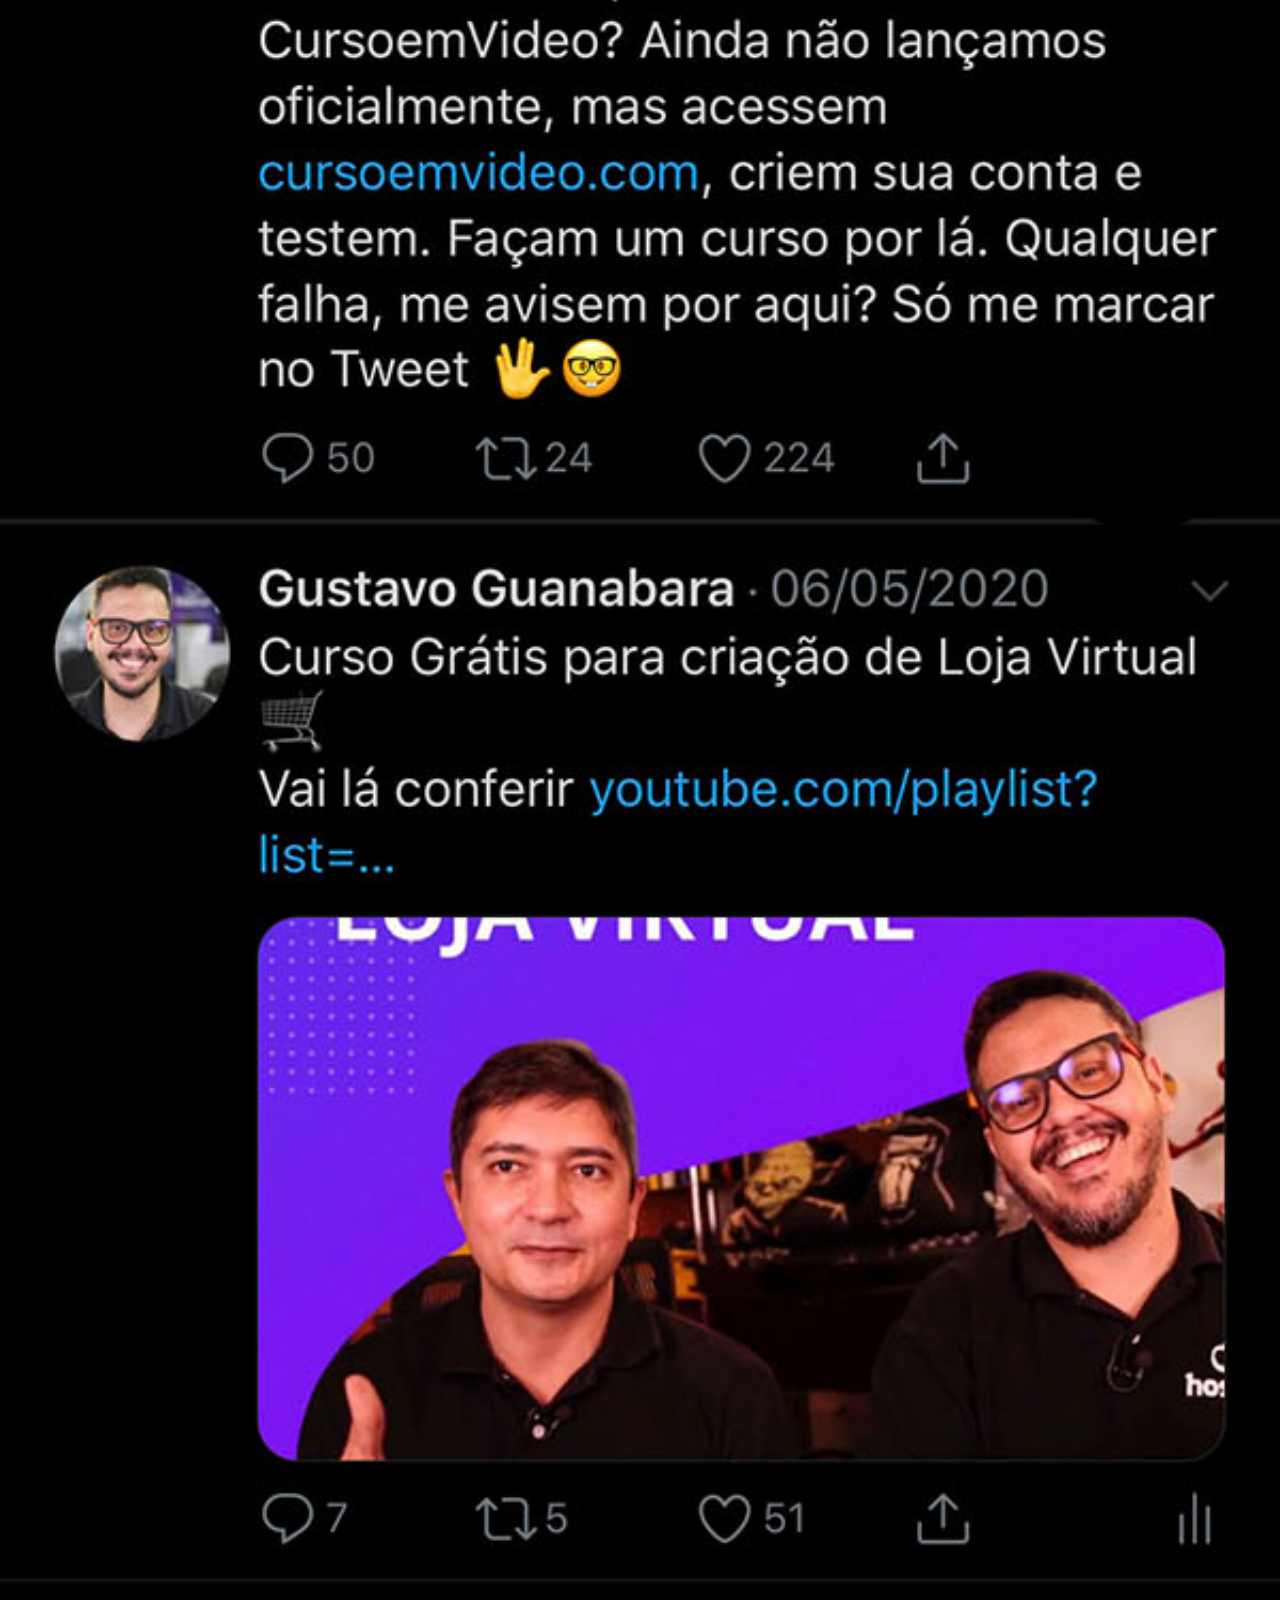
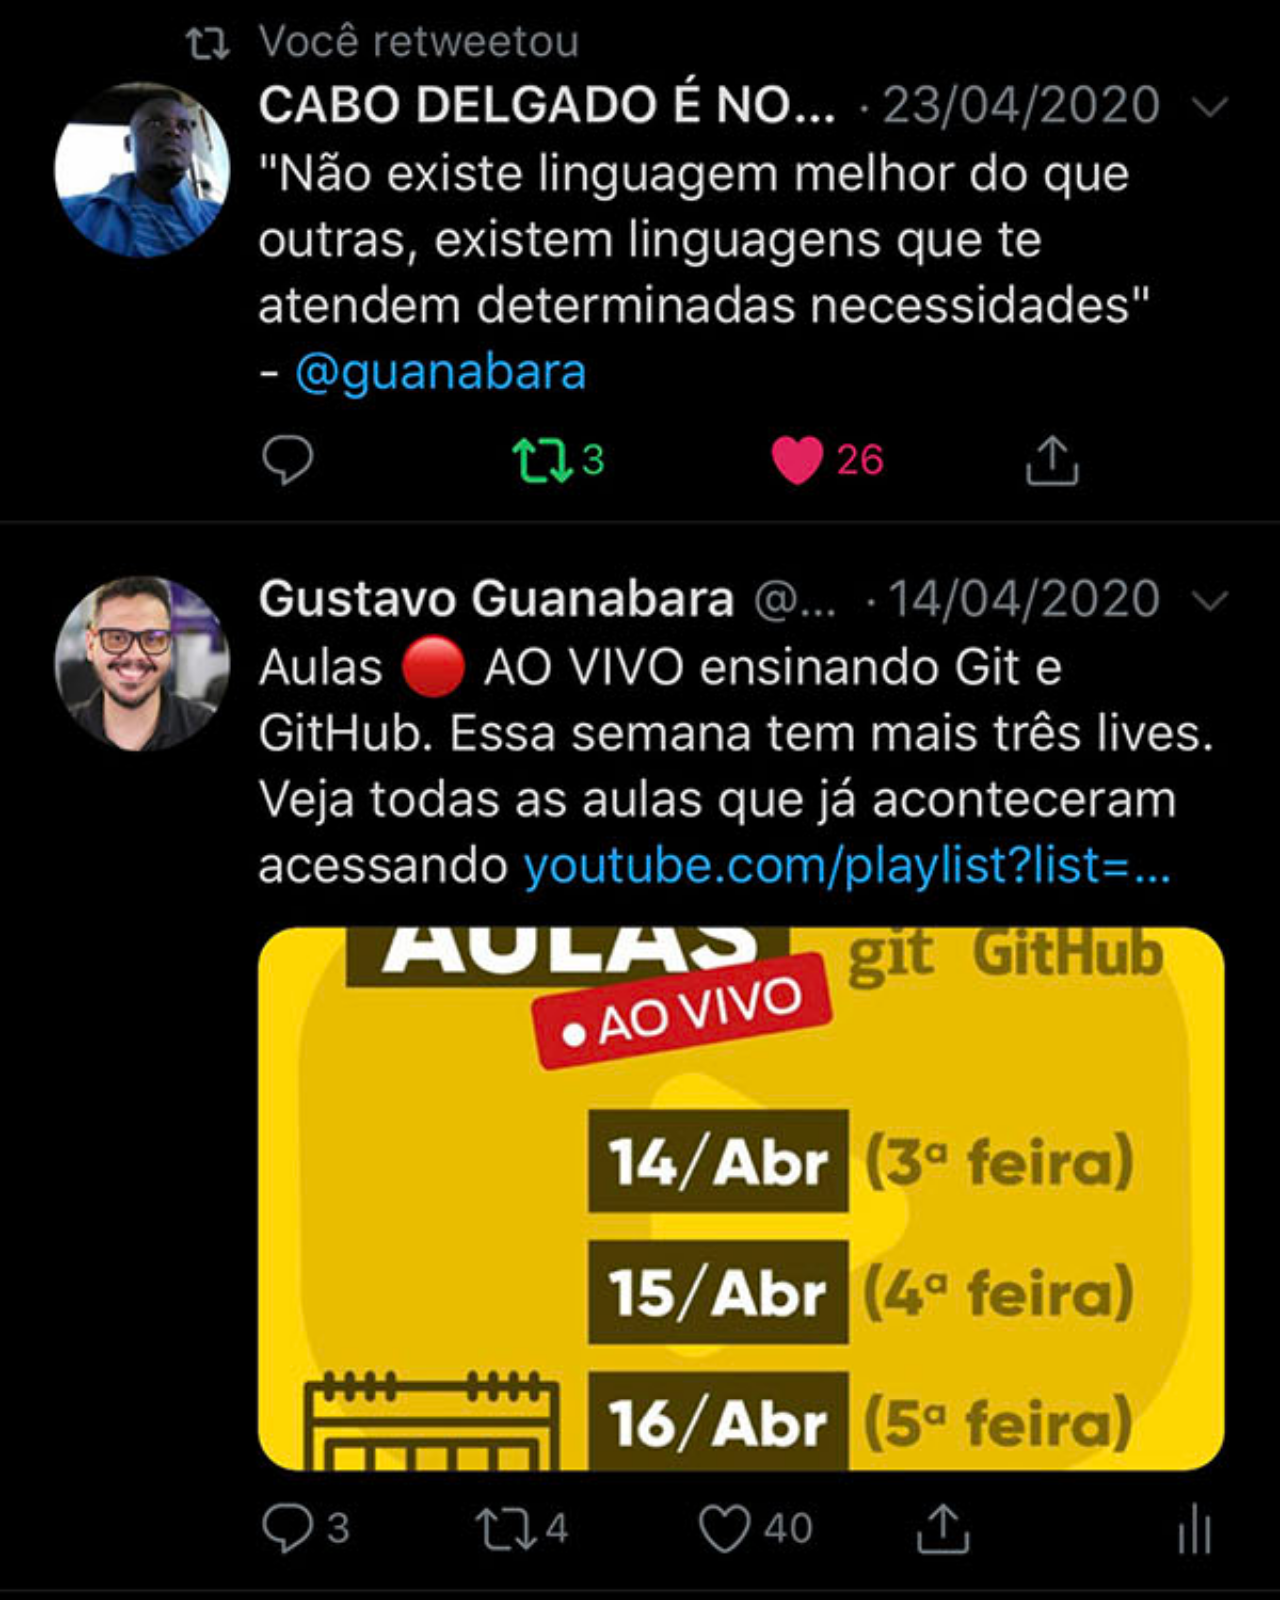
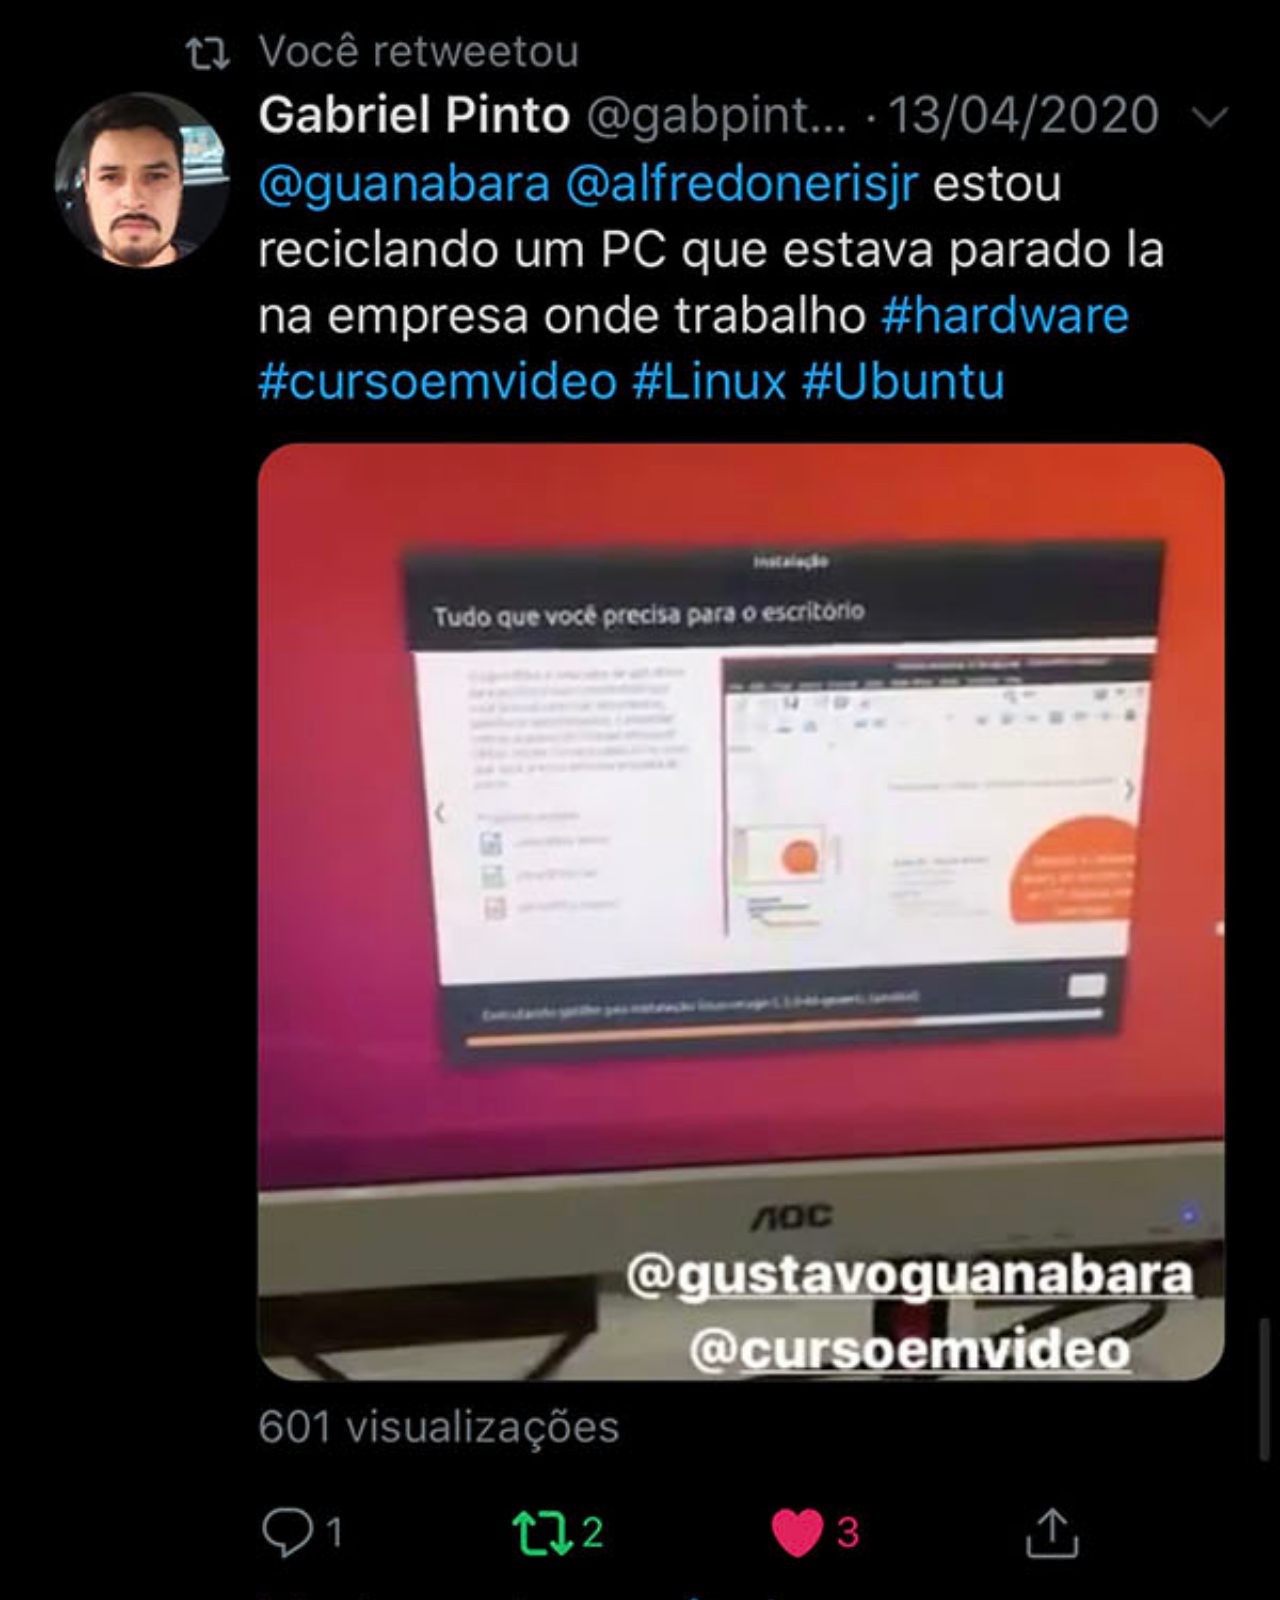
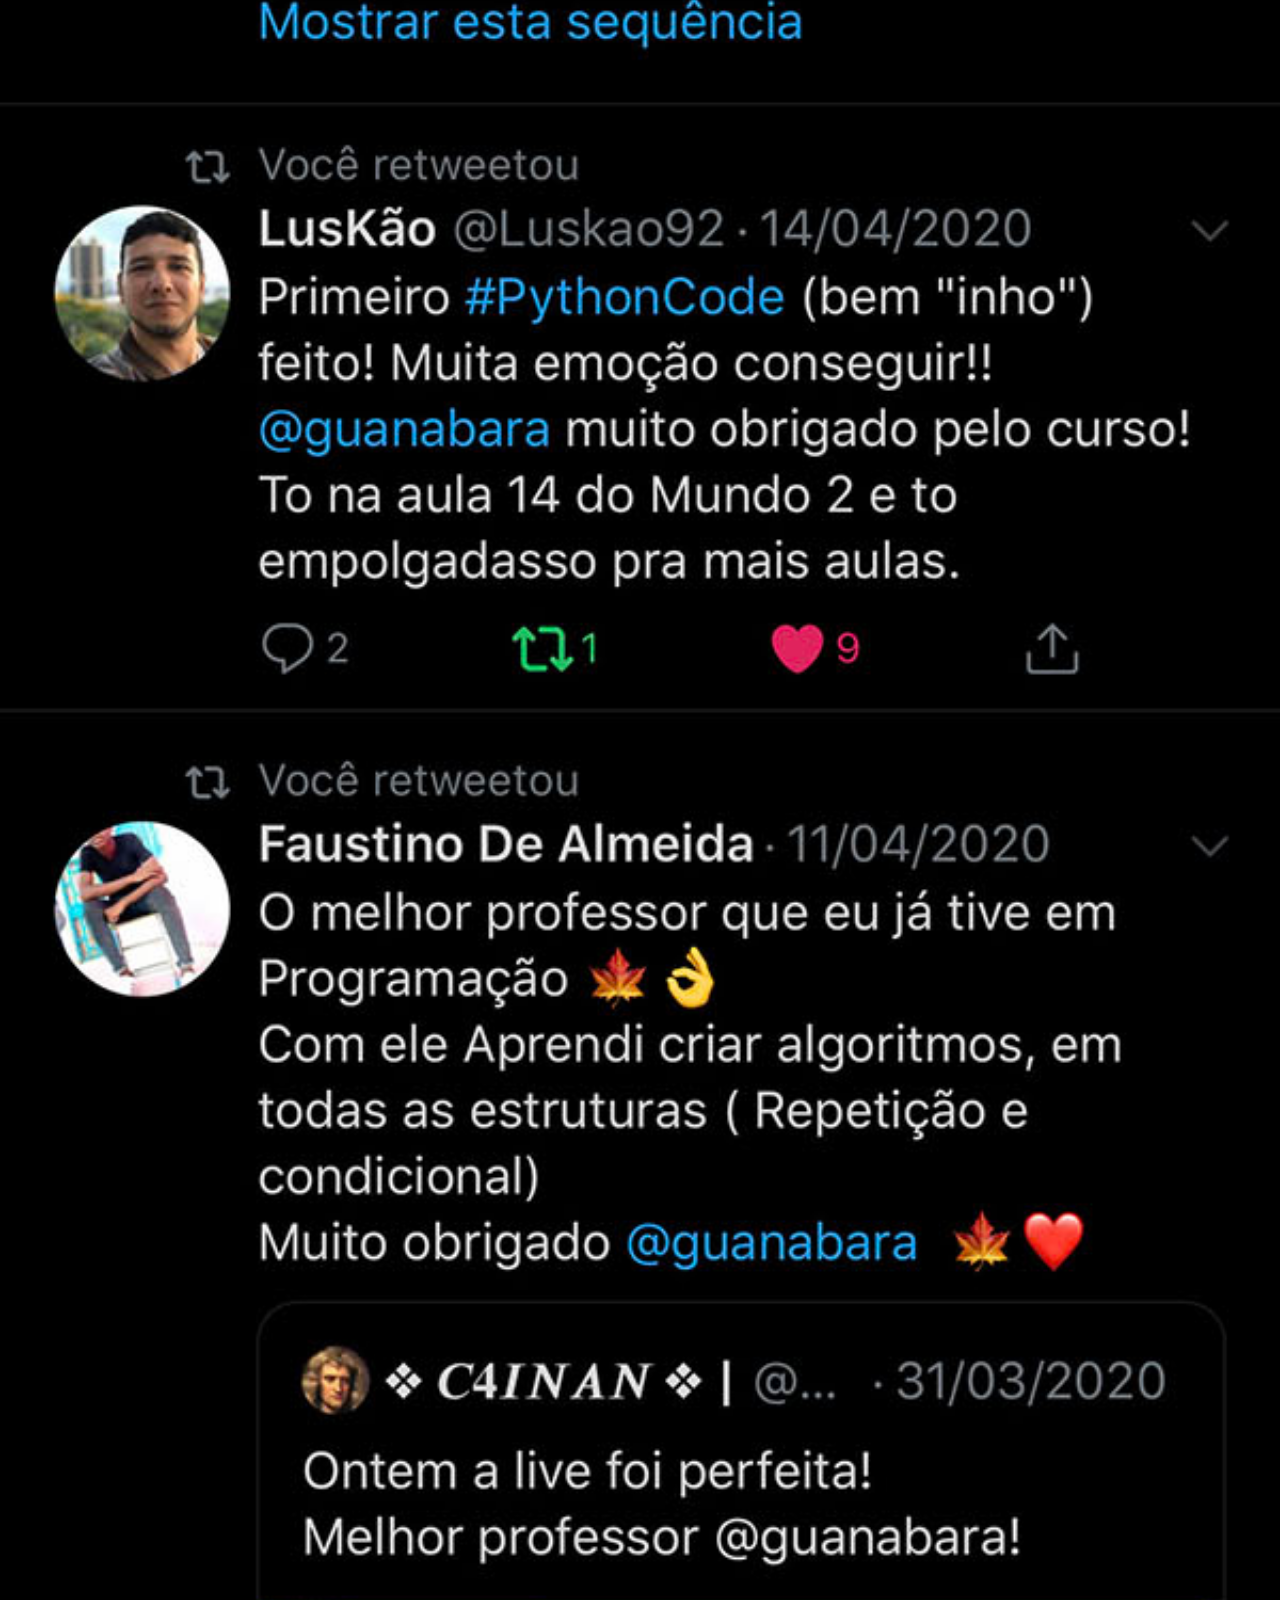
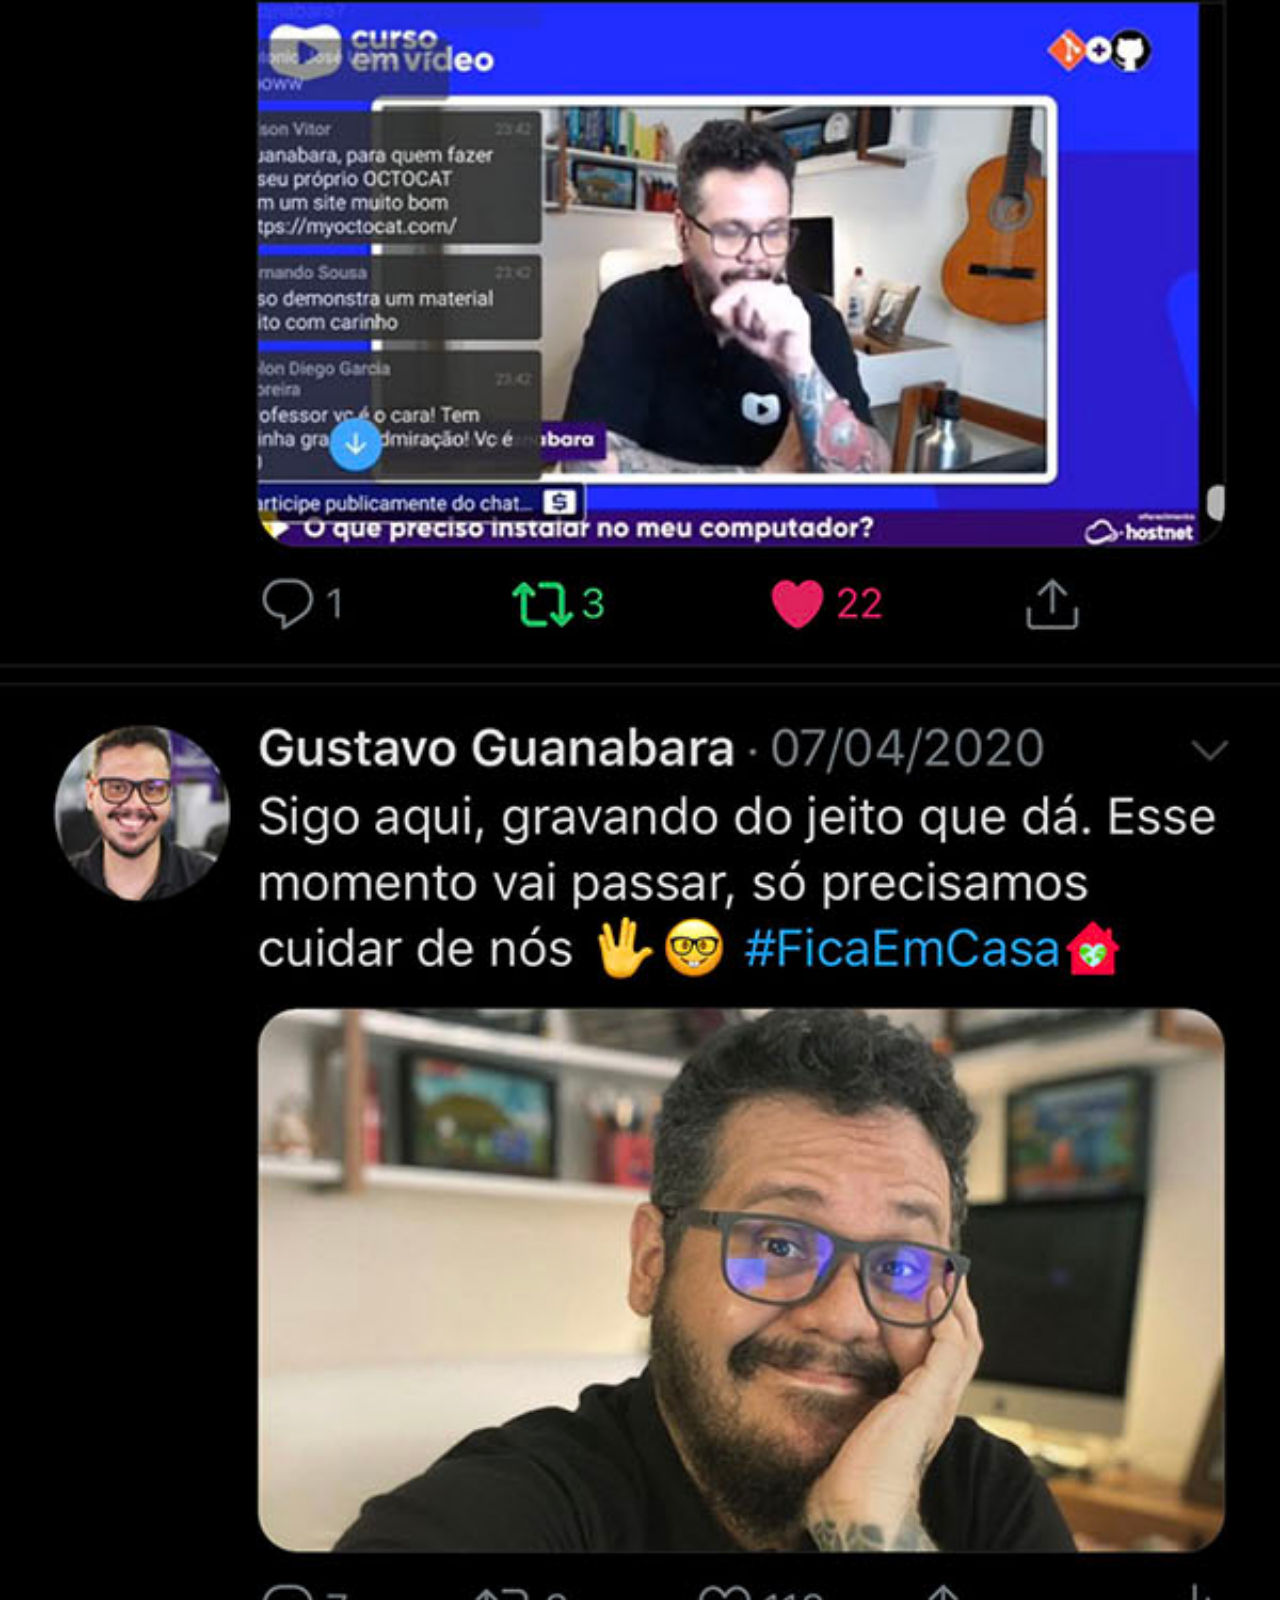
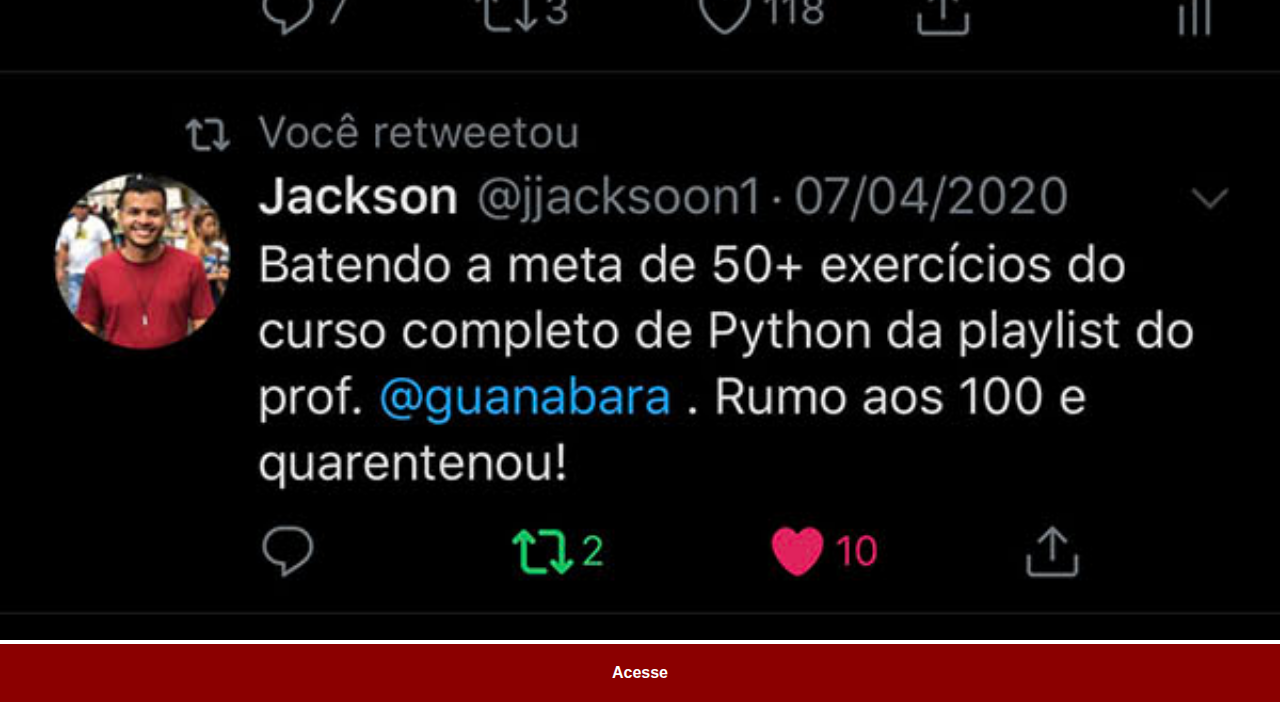
<file: projeto-redes-sociais/projeto/twitter.html>
<!DOCTYPE html>
<html lang="pt-br">

<head>
    <meta charset="UTF-8">
    <meta http-equiv="X-UA-Compatible" content="IE=edge">
    <meta name="viewport" content="width=device-width, initial-scale=1.0">
    <title>Twitter</title>
    <link rel="stylesheet" href="css/social.css">

</head>

<body>

    <img src="imagens/tela-twitter.jpg" alt="YouTube">

    <a href="https://twitter.com/guanabara?ref_src=twsrc%5Egoogle%7Ctwcamp%5Eserp%7Ctwgr%5Eauthor"
        target="_blank">Acesse
    </a>

</body>

</html>
</file>
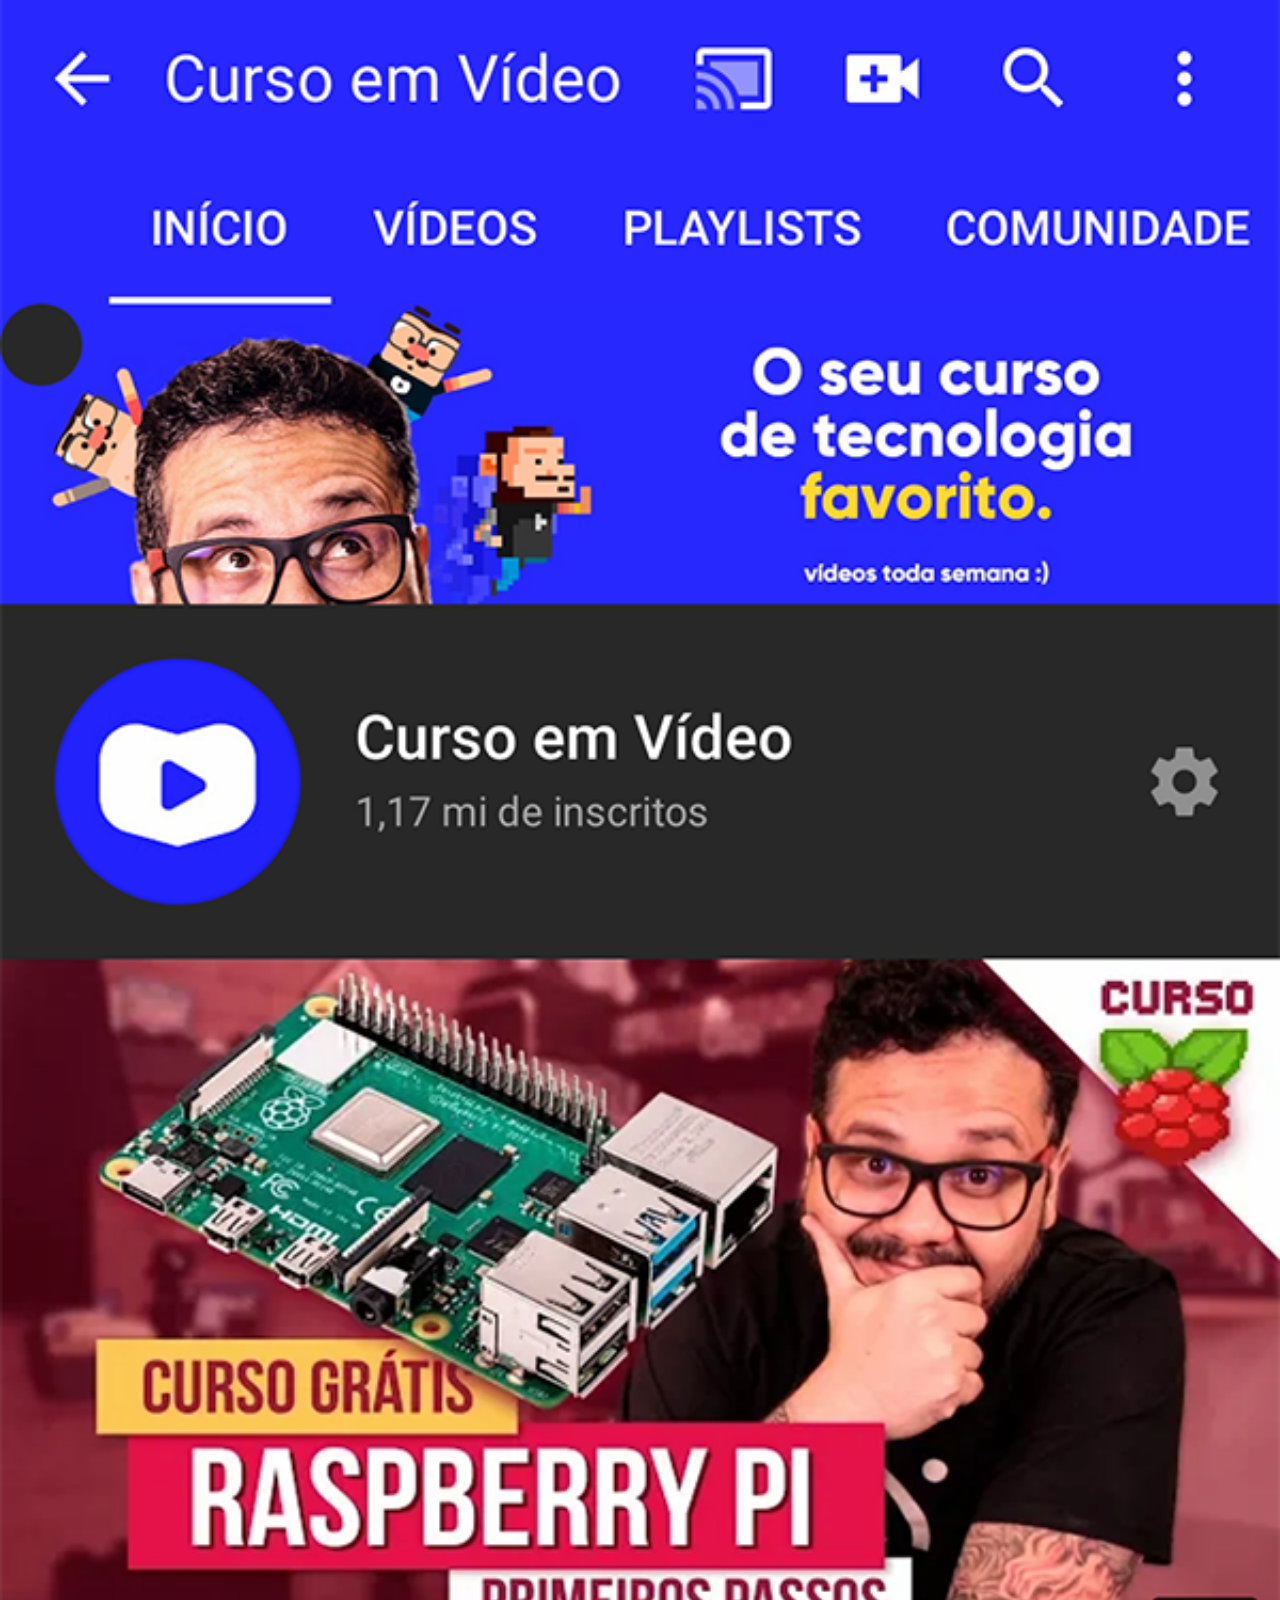
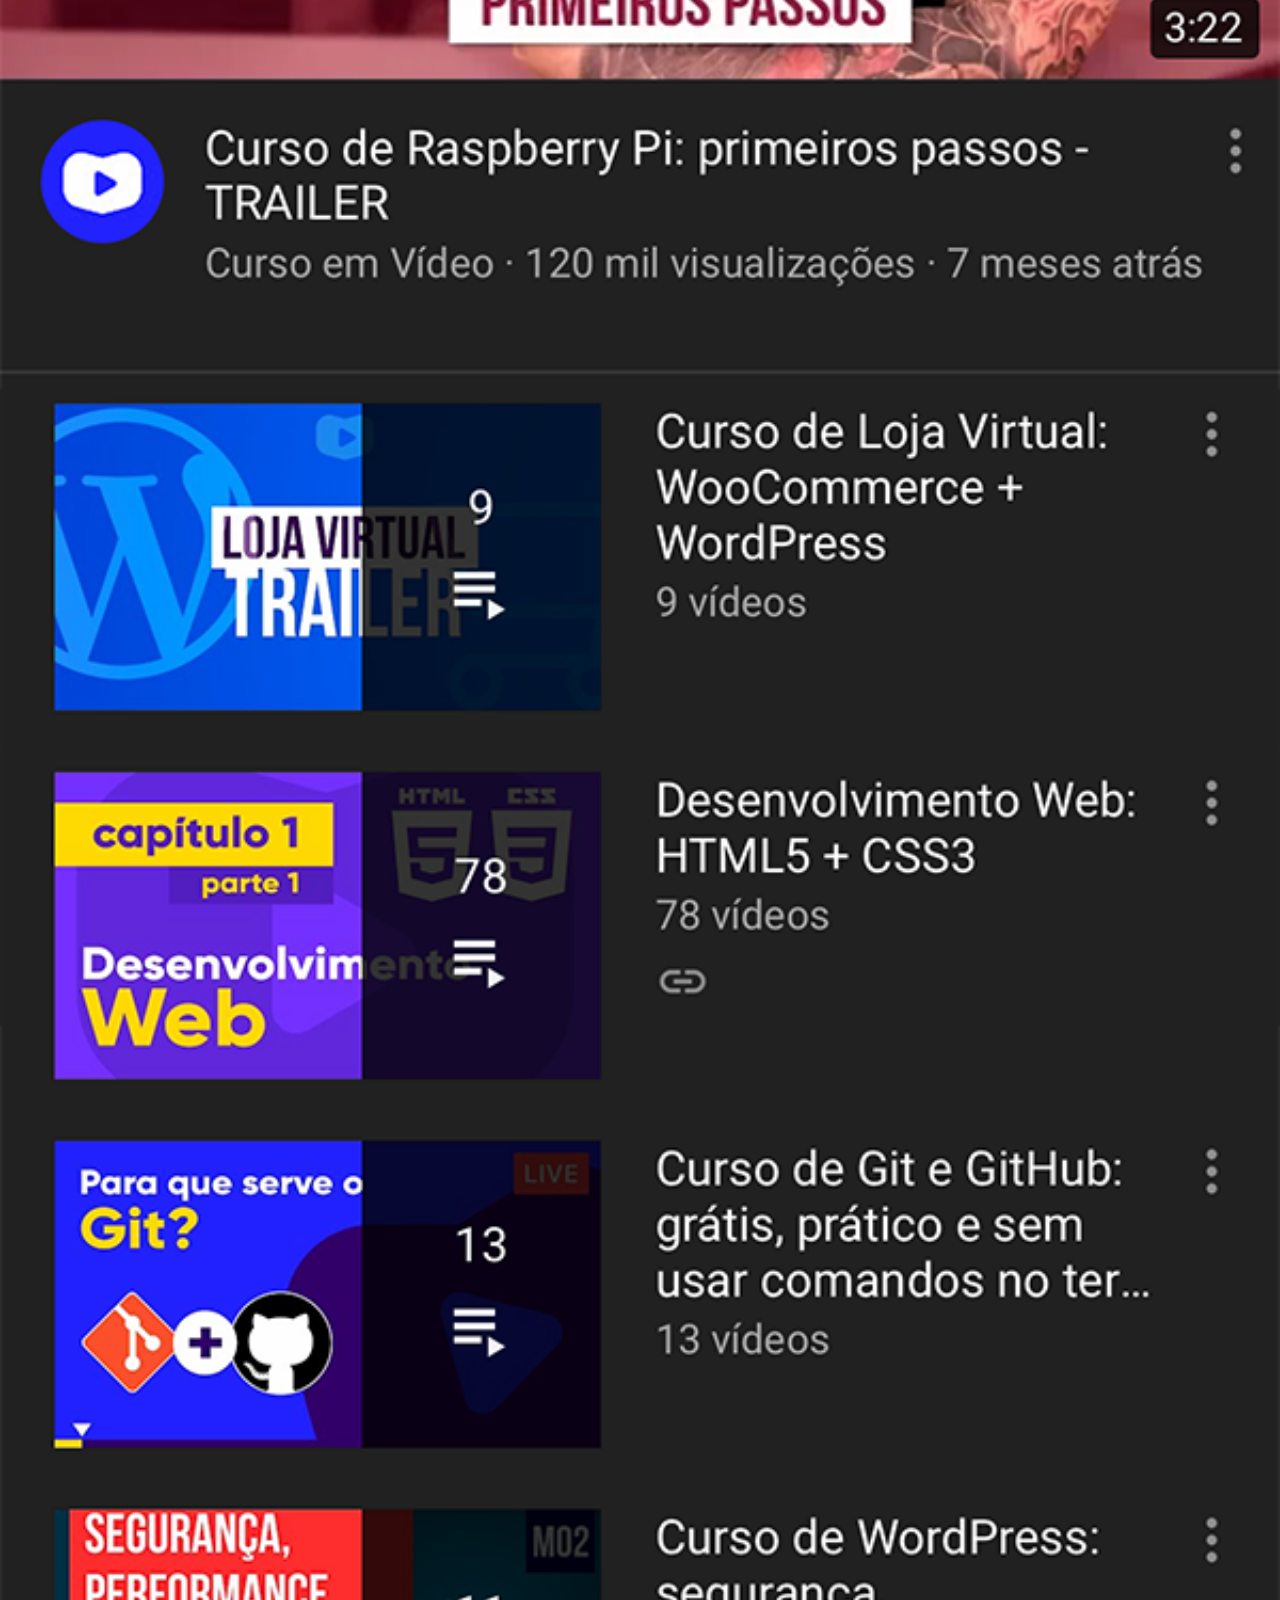
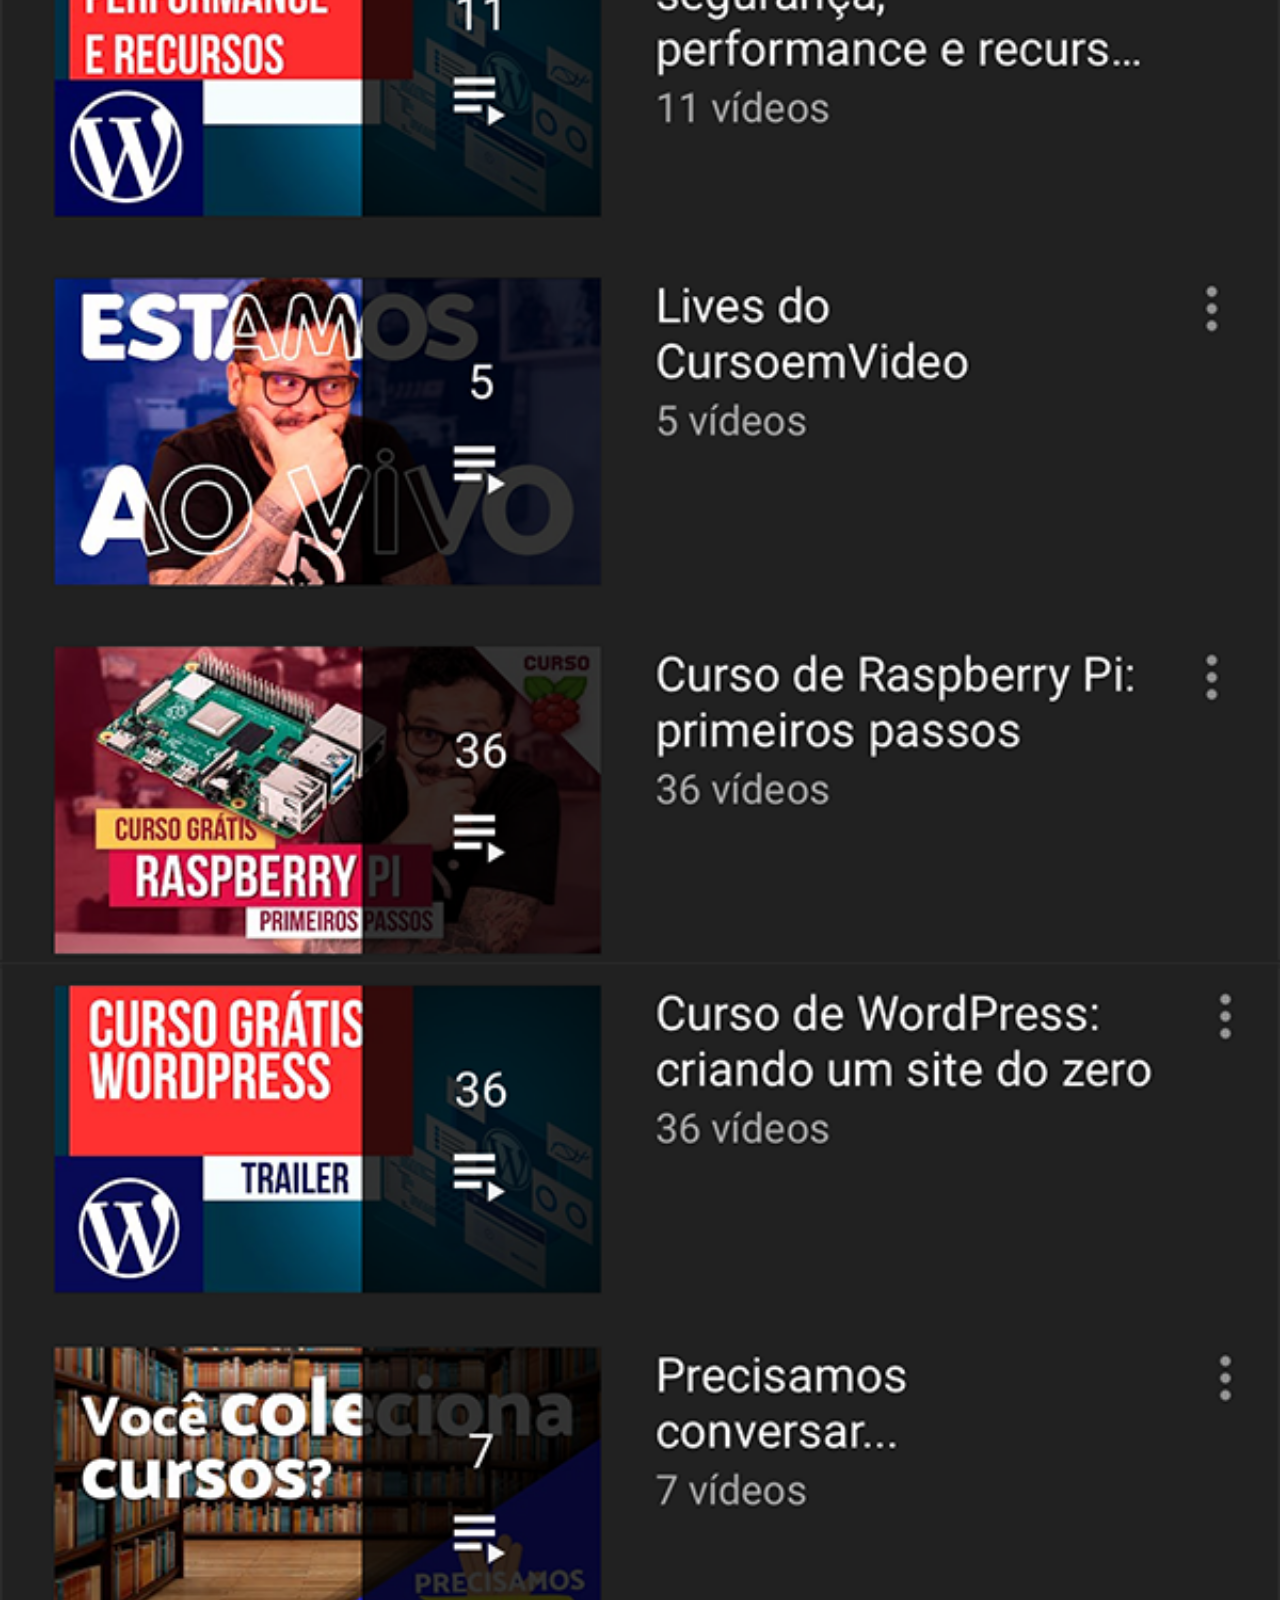
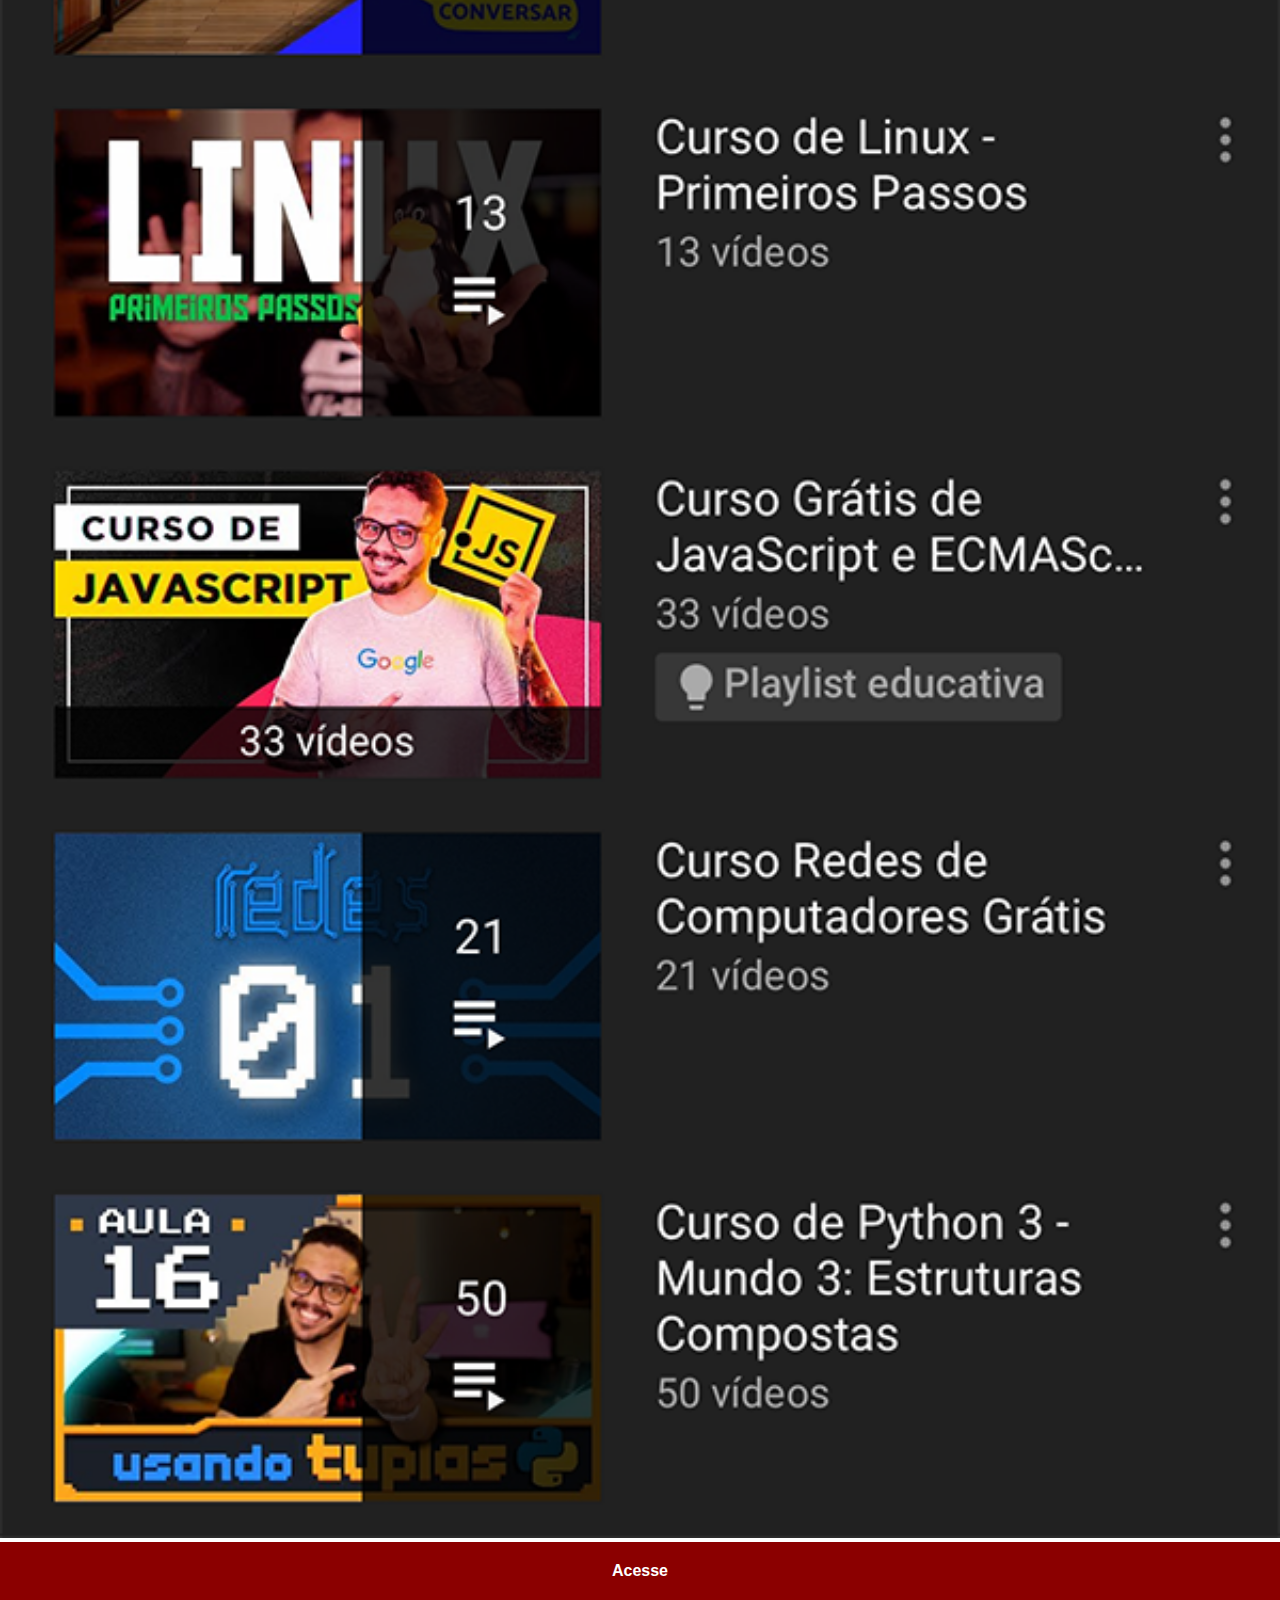
<file: projeto-redes-sociais/projeto/youtube.html>
<!DOCTYPE html>
<html lang="pt-br">

<head>
    <meta charset="UTF-8">
    <meta http-equiv="X-UA-Compatible" content="IE=edge">
    <meta name="viewport" content="width=device-width, initial-scale=1.0">
    <title>YouTube</title>
    <link rel="stylesheet" href="css/social.css">

</head>

<body>

    <img src="imagens/tela-youtube.png" alt="YouTube">

    <a href="https://www.youtube.com/@CursoemVideo" target="_blank">Acesse</a>

</body>

</html>
</file>
<file: projeto-login/css/style.css>
@charset "UTF-8";

/*
    Paleta de Cores
    Verde: rgb(73, 160, 157)
    Lilás: rgb(95, 44, 130)
*/

* {
    font-family: system-ui, -apple-system, BlinkMacSystemFont, 'Segoe UI', Roboto, Oxygen, Ubuntu, Cantarell, 'Open Sans', 'Helvetica Neue', sans-serif;
    margin: 0px;
    padding: 0px;
    box-sizing: border-box;
}

body,
html {
    background-color: rgb(95, 44, 130);
    height: 100vh;
    width: 100vw;
}

main {
    position: relative;
    height: 100vh;
    width: 100vw;
}

section#login {
    background-color: rgb(255, 255, 255);
    border-radius: 20px;
    box-shadow: 0px 0px 10px rgba(0, 0, 0, 0.450);
    width: 250px;
    height: 515px;
    top: 50%;
    left: 50%;
    overflow: hidden;
    position: absolute;
    transform: translate(-50%, -50%);
    transition: width 0.3s, height 0.3s;
    transition-timing-function: ease;
}

section#login>div#imagem {
    background: rgb(95, 44, 130) url('../imagens/cidade-de-sp.jpg') no-repeat;
    background-size: cover;
    background-position: center right;
    height: 200px;
    display: block;

}

section#login>div#formulario {
    padding: 10px;
    display: block;
}

div#formulario>h1 {
    text-align: center;
    margin-bottom: 10px;
}

div#formulario>p {
    font-size: 0.8em;
}

form>div.campo {
    background-color: rgb(95, 44, 130);
    border: 2px solid rgb(95, 44, 130);
    border-radius: 8px;
    width: 100%;
    height: 40px;
    margin: 5px 0px;
    display: block;
}

form>div.campo>label {
    display: none;
}

form>div.campo>i {
    color: rgb(255, 255, 255);
    font-size: 2em;
    width: 40px;
    padding: 5px;
}

form>div.campo>input {
    background-color: rgb(52, 207, 205);
    border-radius: 8px;
    border: 0px;
    font-size: 1em;
    width: calc(100% - 45px);
    height: 100%;
    padding: 4px;
    transform: translateY(-12px);
}

form>div.campo>input:focus-within {
    background-color: rgb(255, 255, 255);
}

form>input[type=submit] {
    background-color: rgb(73, 160, 157);
    color: rgb(255, 255, 255);
    font-size: 1em;
    border-radius: 5px;
    border: none;
    cursor: pointer;
    width: 100%;
    height: 40px;
    display: block;
}

form>input[type=submit]:hover {
    background-color: rgb(45, 84, 98);
}

form>a.botao {
    background-color: rgb(255, 255, 255);
    color: rgb(45, 84, 98);
    font-size: 1em;
    text-align: center;
    border: 1px solid rgb(73, 160, 157);
    border-radius: 7px;
    width: 100%;
    height: 40px;
    margin-top: 5px;
    padding-top: 5px;
    text-decoration: none;
    display: block;
}

form>a.botao:hover {
    background-color: rgb(108, 211, 207);
}

form>a.botao>i {

    font-size: 0.8em;
}
</file>
<file: projeto-login/css/media-queries.css>
@charset "UTF-8";

@media screen and (min-width: 768px) and (max-width: 992px) {
    body {
        background-image: linear-gradient(to top, rgb(73, 160, 157), rgb(95, 44, 130));
    }

    section#login {
        width: 90vw;
        height: 280px;
    }

    section#login>div#imagem {
        width: 30%;
        height: 100%;
        float: left;
    }

    section#login>div#formulario {
        width: 70%;
        float: right;
    }
}

@media screen and (min-width: 992px) {
    body {
        background-image: linear-gradient(to top, rgb(73, 160, 157), rgb(95, 44, 130));
    }

    section#login {
        width: 950px;
        height: 350px;
    }

    section#login>div#imagem {
        width: 50%;
        height: 100%;
        float: right;
    }

    section#login>div#formulario {
        width: 50%;
        float: left;
    }

    div#formulario>h1 {
        font-size: 2em;
    }

    div#formulario>p {
        font-size: 1em;
        margin: 10px 10px;
    }
}
</file>
<file: projeto-android/projeto/css/style.css>
@charset "UTF-8";

@import url('https://fonts.googleapis.com/css2?family=Bebas+Neue&display=swap');

@font-face {
    font-family: 'Android';
    src: url('../fontes/idroid.otf') format('opentype');
    font-weight: normal;
}

/* #c5ebd6 #83e1ad #3ddc84 #2fa866 #1a5c37 #063d1e */

:root {
    --cor1: #c5ebd6;
    --cor2: #83e1ad;
    --cor3: #3ddc84;
    --cor4: #2fa866;
    --cor5: #1a5c37;
    --cor6: #063d1e;

    --fonte-padrao: Arial, Verdana, Helvetica, sans-serif;
    --fonte-destaque: 'Bebas Neue', cursive;
    --fonte-android: 'Android', cursive
}

* {
    margin: 0px;
    padding: 0px;
}

body {
    background-color: var(--cor1);
    font-family: var(--fonte-padrao);
}

a.externo::after {
    content: '\00A0\1F517';
}

header {
    background-image: linear-gradient(to bottom, var(--cor4), var(--cor6));
    text-align: center;
    min-height: 150px;
    padding-top: 40px;
}

header>h1 {
    color: rgb(255, 255, 255);
    font-family: var(--fonte-destaque);
    font-weight: normal;
    font-size: 3em;
    text-shadow: 2px 2px 0px rgba(0, 0, 0, 0.5);
    margin-bottom: 20px;
}

header>p {
    color: rgb(255, 255, 255);
    font-family: var(--fonte-padrao);
    font-size: 1.2em;
    text-shadow: 2px 2px 0px rgba(0, 0, 0, 0.5);
    margin: auto;
    padding-bottom: 50px;
    padding-left: 10px;
    padding-right: 10px;
    max-width: 500px;
}

nav {
    background-color: var(--cor6);
    box-shadow: 0px 7px 7px rgba(0, 0, 0, 0.5);
    padding: 10px;
}

nav>a {
    color: var(--cor2);
    font-weight: bold;
    text-decoration: none;
    border-radius: 5px;
    transition-duration: 0.5s;
    padding: 10px;
}

nav>a:hover {
    background-color: var(--cor4);
    color: var(--cor6);
}

main {
    background-color: rgb(255, 255, 255);
    box-shadow: 0px 0px 10px rgba(0, 0, 0, 0.5);
    border-bottom-left-radius: 10px;
    border-bottom-right-radius: 10px;
    min-width: 300px;
    max-width: 1000px;
    margin: auto;
    margin-bottom: 30px;
    padding: 20px;
}

main h1 {
    color: var(--cor6);
    font-family: var(--fonte-android);
    font-size: 1.8em;
    font-weight: normal;
}

main h2 {
    background-image: linear-gradient(to right, var(--cor2), transparent);
    color: var(--cor5);
    font-family: var(--fonte-android);
    font-size: 1.3em;
    font-weight: normal;
    text-indent: 8px;
}

main p {
    font-size: 1em;
    text-align: justify;
    text-indent: 30px;
    line-height: 2em;
    margin: 15px 0px;
}

main strong {
    color: var(--cor5);
    font-weight: bold;
}

main a {
    background-color: var(--cor2);
    color: var(--cor6);
    font-weight: bold;
    text-decoration: none;
    padding: 2px 6px;
}

main a:hover {
    color: var(--cor5);
    text-decoration: underline;
}

main img {
    width: 100%;
}

main img.pequena {
    max-width: 350px;
    margin: auto;
    display: block;
}

div.video {
    background-color: var(--cor6);
    margin: 0px -20px 30px -20px;
    padding: 20px;
    padding-bottom: 56.5%;
    position: relative;
}

div.video>iframe {
    top: 5%;
    left: 5%;
    width: 90%;
    height: 90%;
    position: absolute;
}

aside {
    background-color: var(--cor2);
    border-radius: 10px;
    box-shadow: 3px 3px 8px rgba(0, 0, 0, 0.5);
    padding: 10px;
}

aside>h3 {
    background-color: var(--cor5);
    color: rgb(255, 255, 255);
    border-radius: 10px 10px 0px 0px;
    margin: -10px -10px 0 -10px;
    padding: 10px;
}

aside>ul {
    list-style-type: '\2714\00A0\00A0';
    list-style-position: inside;
    columns: 2;
}

footer {
    background-color: var(--cor6);
    color: rgb(255, 255, 255);
    font-size: 0.8em;
    text-align: center;
    padding: 5px;
}
</file>
<file: projeto-cordel/projeto/css/style.css>
@charset "UTF-8";

@import url('https://fonts.googleapis.com/css2?family=Passion+One&display=swap');

@import url('https://fonts.googleapis.com/css2?family=Sriracha&display=swap');

:root {
    --fonte1: Verdana, Geneva, Tahoma, sans-serif;
    --fonte2: 'Passion One', cursive;
    --foonte3: 'Sriracha', cursive;
}

* {
    margin: 0px;
    padding: 0px;
}

html,
body {
    background-color: rgb(169, 169, 169);
    font-family: var(--fonte1);
    min-height: 100vh;
}

header {
    background-color: rgb(0, 0, 0);
    color: rgb(255, 255, 255);
    text-align: center;
}

header>h1 {
    font-family: var(--fonte2);
    font-size: 10vw;
    font-variant: small-caps;
    padding-top: 50px;
}

header>p {
    padding-bottom: 50px;
}

header>a {
    color: rgb(255, 255, 255);
    font-weight: bolder;
    text-decoration: none;
}

header>a:hover {
    text-decoration: underline;
}

section {
    font-family: var(--foonte3);
    font-size: 3.5vw;
    line-height: 2em;
    padding-top: 10vh;
    padding-left: 30px;
    padding-bottom: 10vh;
}

section.normal {
    background-color: rgb(255, 255, 255);
    color: rgb(0, 0, 0);
}

section.imagem {
    background-color: rgb(50, 50, 50);
    background-size: cover;
    background-attachment: fixed;
    box-shadow: inset 6px 6px 13px 0px rgba(0, 0, 0, 0.400);
    color: rgb(255, 255, 255);
}

section#img01 {
    background-image: url('../imagens/background-01.jpg');
    background-position: right center;
}

section#img02 {
    background-image: url('../imagens/background-02.jpg');
}

section>p {
    padding-bottom: 2em;
}

section.imagem>p {
    background-color: rgba(0, 0, 0, 0.515);
    text-shadow: 1px 1px 0px rgb(0, 0, 0);
    padding: 5px;
    display: inline-block;
}

footer {
    background-color: rgb(0, 0, 0);
    color: rgb(255, 255, 255);
    text-align: center;
    padding: 10px;
}
</file>
<file: projeto-redes-sociais/projeto/css/projeto.css>
@charset "UTF-8";

* {
    font-family: Arial, Helvetica, sans-serif;
    margin: 0px;
    padding: 0px;
}

html,
body {
    background: url('../imagens/fundo-madeira.jpg') no-repeat top center;
    background-color: rgb(0, 0, 0);
    background-size: cover;
    background-attachment: fixed;
    width: 100vw;
    height: 100vh;
}

main {
    height: 96vh;
    position: relative;
}

section#telefone {
    background: url('../imagens/frame-iphone.png') no-repeat;
    width: 311px;
    height: 627px;
    top: 50%;
    left: 50%;
    transform: translate(-50%, -50%);
    position: absolute;
}

iframe#tela {
    top: 80px;
    left: 22px;
    width: 267px;
    height: 472px;
    position: relative;
}

section#redes-sociais {
    text-align: right;
}

section#redes-sociais img {
    border-radius: 50%;
    box-shadow: 2px 2px 5px rgba(0, 0, 0, 0.4);
    box-sizing: border-box;
    width: 50px;
    height: 50px;
    margin: 10px;
}

section#redes-sociais img:hover {
    border: 2px solid rgba(255, 255, 255, 0.6);
    box-shadow: 5px 5px 10px rgba(0, 0, 0, 0.6);
    transform: translate(-3px -3px);
    transition: transform 0.5s, border 0.5s;
}
</file>
<file: projeto-redes-sociais/projeto/css/social.css>
@charset "UTF-8";

body {
    font-family: Arial, Helvetica, sans-serif;
    margin: 0px;
    padding: 0px;
}

::-webkit-scrollbar {
    width: 0px;
    height: 0px;
}

img {
    width: 100vw;
}

a {
    background-color: rgb(139, 0, 0);
    color: rgb(255, 255, 255);
    font-weight: bolder;
    text-align: center;
    text-decoration: none;
    padding: 20px;
    display: block;
}

a:hover {
    background-color: rgb(255, 0, 0);
}
</file>
